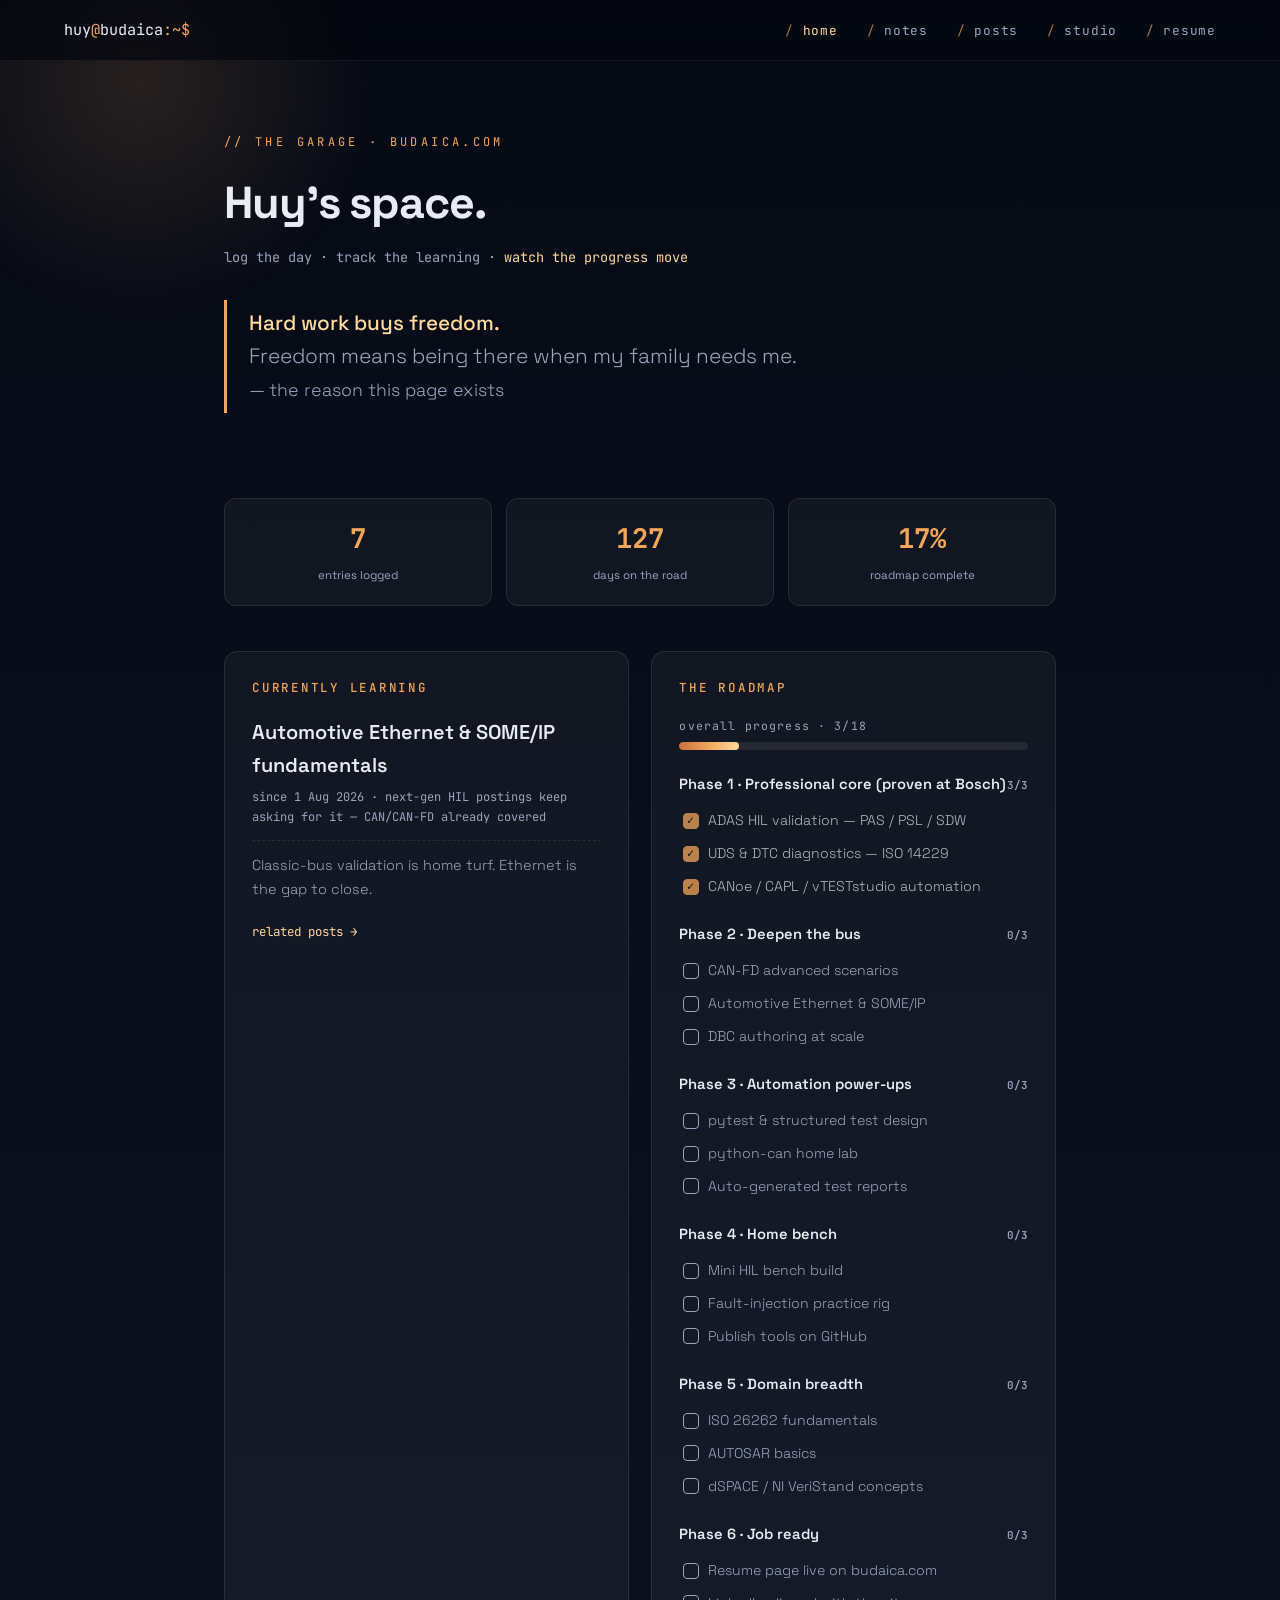
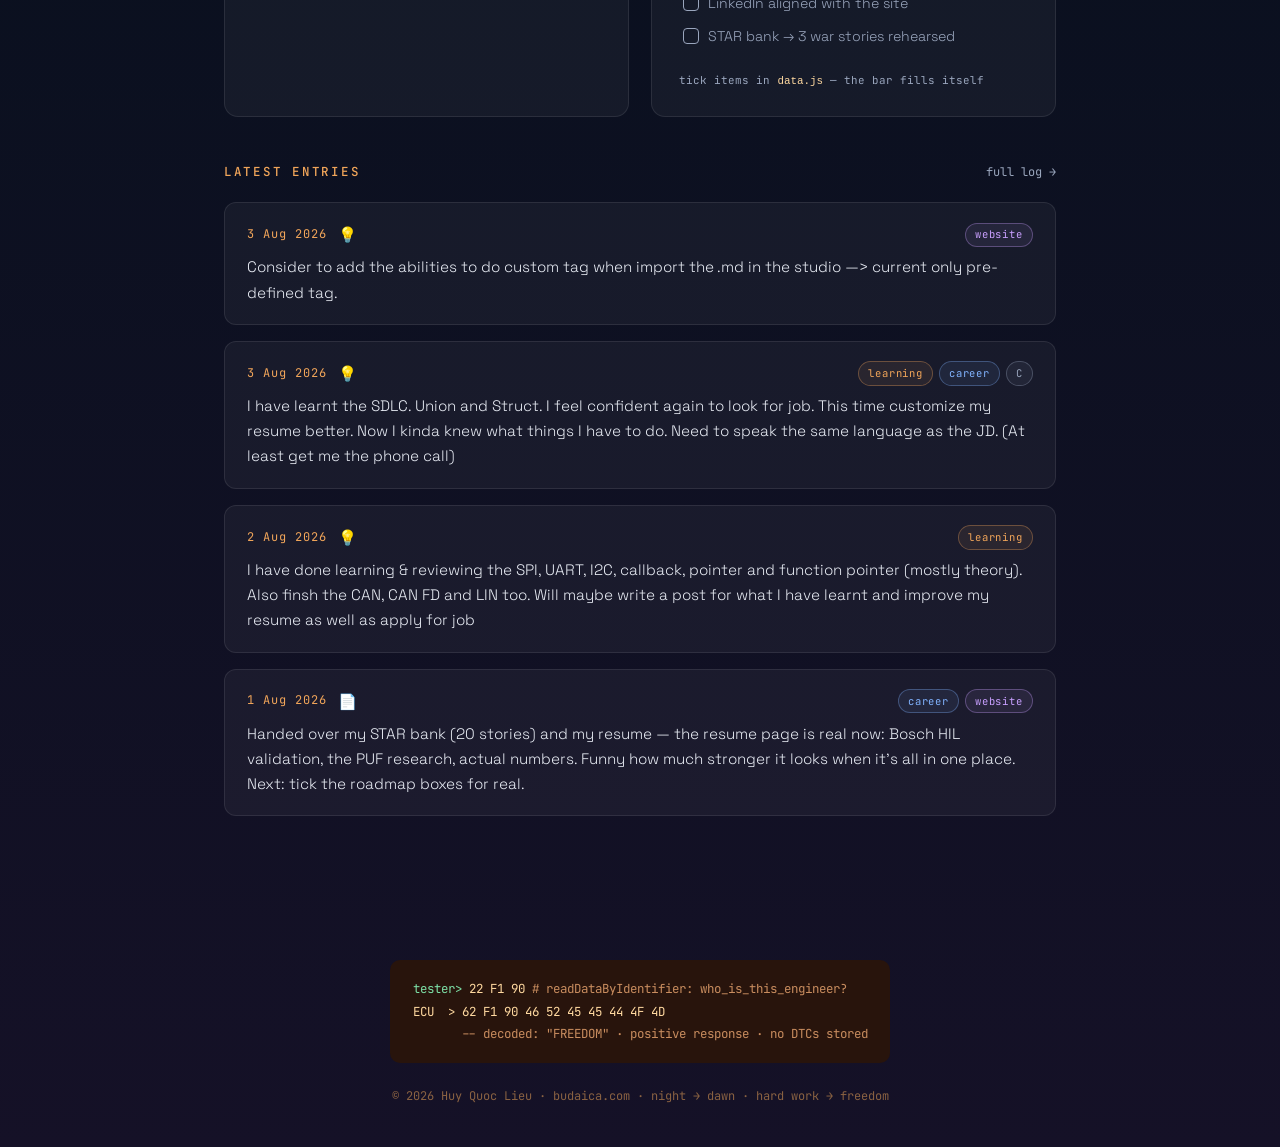
<file: index.html>
<!DOCTYPE html>
<!-- ============================================================
   budaica.com — HOME ("The Garage")
   Huy's personal space: progress, roadmap, latest log entries.
   Content lives in data.js — this file is just the frame.
   ============================================================ -->
<html lang="en">
<head>
<meta charset="UTF-8">
<meta name="viewport" content="width=device-width, initial-scale=1.0">
<title>budaica — Huy's garage · learn, log, get free</title>
<meta name="description" content="Personal learning space of Huy Quoc Lieu — embedded engineer working toward automotive HIL testing. Hard work buys freedom.">
<link rel="icon" type="image/svg+xml" href="favicon.svg">
<meta property="og:type" content="website">
<meta property="og:url" content="https://huy-lieu.github.io/">
<meta property="og:title" content="budaica — Huy's garage · learn, log, get free">
<meta property="og:description" content="Personal space of Quoc Huy Lieu — Embedded System Test Engineer. Learning journal, roadmap, and resume. Hard work buys freedom.">
<meta property="og:image" content="https://huy-lieu.github.io/og-image.png">
<meta name="twitter:card" content="summary_large_image">
<link rel="preconnect" href="https://fonts.googleapis.com">
<link rel="preconnect" href="https://fonts.gstatic.com" crossorigin>
<link href="https://fonts.googleapis.com/css2?family=Space+Grotesk:wght@300;400;500;600;700&family=JetBrains+Mono:ital,wght@0,300;0,400;0,500;0,700;1,400&display=swap" rel="stylesheet">
<link rel="stylesheet" href="shared.css">
<style>
/* ---------- home-specific ---------- */
.hero-home{padding:1rem 0 2.5rem}
.hero-home h1{font-size:clamp(1.9rem,4.6vw,2.8rem);font-weight:700;letter-spacing:-.025em;margin-bottom:.4rem}
.hero-home .sub{font-family:var(--mono);font-size:.85rem;color:var(--ink-dim);margin-bottom:2rem}
.hero-home .sub em{color:var(--amber-soft);font-style:normal}

.stats-row{display:grid;grid-template-columns:repeat(auto-fit,minmax(140px,1fr));gap:.9rem;margin-bottom:2.8rem}
.statline{background:var(--card);border:1px solid var(--card-border);border-radius:12px;padding:1.1rem;text-align:center}
.statline .n{display:block;font-family:var(--mono);font-size:1.7rem;font-weight:700;color:var(--amber)}
.statline .l{font-size:.72rem;color:var(--ink-dim)}

.grid-2{display:grid;grid-template-columns:1fr 1fr;gap:1.4rem;margin-bottom:2.8rem}
@media(max-width:820px){.grid-2{grid-template-columns:1fr}}
.card h2{font-family:var(--mono);font-size:.78rem;letter-spacing:.22em;text-transform:uppercase;color:var(--amber);margin-bottom:1.1rem;font-weight:500}

/* currently learning */
.cl-topic{font-size:1.25rem;font-weight:600;margin-bottom:.4rem}
.cl-meta{font-family:var(--mono);font-size:.75rem;color:var(--ink-dim);margin-bottom:.8rem}
.cl-note{font-size:.9rem;color:var(--ink-dim);font-weight:300;border-top:1px dashed var(--card-border);padding-top:.8rem}
.cl-actions{margin-top:1rem}
.cl-actions a{font-family:var(--mono);font-size:.78rem;text-decoration:none}
.cl-actions a::after{content:" →"}

/* roadmap */
.progress{margin-bottom:1.4rem}
.progress-label{font-family:var(--mono);font-size:.72rem;color:var(--ink-dim);margin-bottom:.45rem;letter-spacing:.1em}
.progress-bar{height:8px;background:rgba(255,255,255,.08);border-radius:4px;overflow:hidden}
.progress-bar i{display:block;height:100%;background:linear-gradient(90deg,#c96f3f,var(--amber),var(--amber-soft));border-radius:4px;transition:width 1s ease}
.phase{margin-bottom:1.2rem}
.phase h3{font-size:.92rem;font-weight:600;display:flex;justify-content:space-between;align-items:baseline;margin-bottom:.5rem}
.phase-count{font-family:var(--mono);font-size:.68rem;color:var(--ink-dim)}
.phase ul{list-style:none}
.phase li{
  font-size:.88rem;color:var(--ink-dim);font-weight:300;
  padding:.3rem 0 .3rem .2rem;display:flex;align-items:center;gap:.6rem;
}
.phase li .box{
  display:inline-flex;align-items:center;justify-content:center;
  width:16px;height:16px;min-width:16px;border-radius:4px;
  border:1.5px solid var(--ink-dim);font-size:.65rem;color:#1a0f05;
}
.phase li.done{color:var(--ink);opacity:.75}
.phase li.done .box{background:var(--amber);border-color:var(--amber);font-weight:700}
.hint{font-family:var(--mono);font-size:.68rem;color:var(--ink-dim);margin-top:.4rem}
.hint code{color:var(--amber-soft)}

/* latest entries */
.section-head{display:flex;justify-content:space-between;align-items:baseline;margin-bottom:1.2rem}
.section-head h2{font-family:var(--mono);font-size:.78rem;letter-spacing:.22em;text-transform:uppercase;color:var(--amber);font-weight:500}
.section-head a{font-family:var(--mono);font-size:.75rem;text-decoration:none;color:var(--ink-dim)}
.section-head a:hover{color:var(--amber-soft)}
.section-head a::after{content:" →"}
</style>
</head>
<body>
<div class="lamp"></div>

<nav>
  <a class="logo" href="index.html">huy<span>@</span>budaica<span>:~$</span></a>
  <button class="nav-toggle" id="navToggle" aria-label="menu" aria-expanded="false">☰</button>
  <ul class="nav-links">
    <li><a href="index.html" class="here">home</a></li>
    <li><a href="notes.html">notes</a></li>
    <li><a href="posts.html">posts</a></li>
    <li><a href="studio.html">studio</a></li>
    <li><a href="resume.html">resume</a></li>
  </ul>
</nav>

<main>
  <div class="hero-home">
    <div class="kicker">The garage · budaica.com</div>
    <h1>Huy's space.</h1>
    <div class="sub">log the day · track the learning · <em>watch the progress move</em></div>
    <div class="wall">
      <b>Hard work buys freedom.</b><br>
      Freedom means being there when my family needs me.<br>
      <span style="font-size:.85em">— the reason this page exists</span>
    </div>
  </div>

  <div class="stats-row" id="stats"></div>

  <div class="grid-2">
    <div class="card">
      <h2>Currently learning</h2>
      <div id="current"></div>
      <div class="cl-actions"><a href="posts.html">related posts</a></div>
    </div>
    <div class="card">
      <h2>The roadmap</h2>
      <div id="roadmap"></div>
      <div class="hint">tick items in <code>data.js</code> — the bar fills itself</div>
    </div>
  </div>

  <div class="section-head">
    <h2>Latest entries</h2>
    <a href="notes.html">full log</a>
  </div>
  <div id="latest"></div>
</main>

<footer>
  <div class="dtc">
    <span class="prompt">tester&gt;</span> 22 F1 90 <span class="note"># readDataByIdentifier: who_is_this_engineer?</span><br>
    <span class="resp">ECU&nbsp;&nbsp;&gt;</span> 62 F1 90 46 52 45 45 44 4F 4D<br>
    <span class="note">&nbsp;&nbsp;&nbsp;&nbsp;&nbsp;&nbsp;&nbsp;-- decoded: "FREEDOM" · positive response · no DTCs stored</span>
  </div>
  <div>© 2026 Huy Quoc Lieu · budaica.com · night → dawn · hard work → freedom</div>
</footer>

<script src="data.js"></script>
<script src="render.js"></script>
<script>
  renderStats(document.getElementById("stats"));
  renderCurrent(document.getElementById("current"));
  renderRoadmap(document.getElementById("roadmap"));
  renderLatest(document.getElementById("latest"), 4);
  /* re-paint the log teaser from a fresh API read (script tag = ~10-min CDN cache) */
  fetchFreshSiteData().then(function(SD){
    renderLatestWith(SD, document.getElementById("latest"), 4);
  });
</script>
<script src="nav.js"></script>
</body>
</html>
</file>
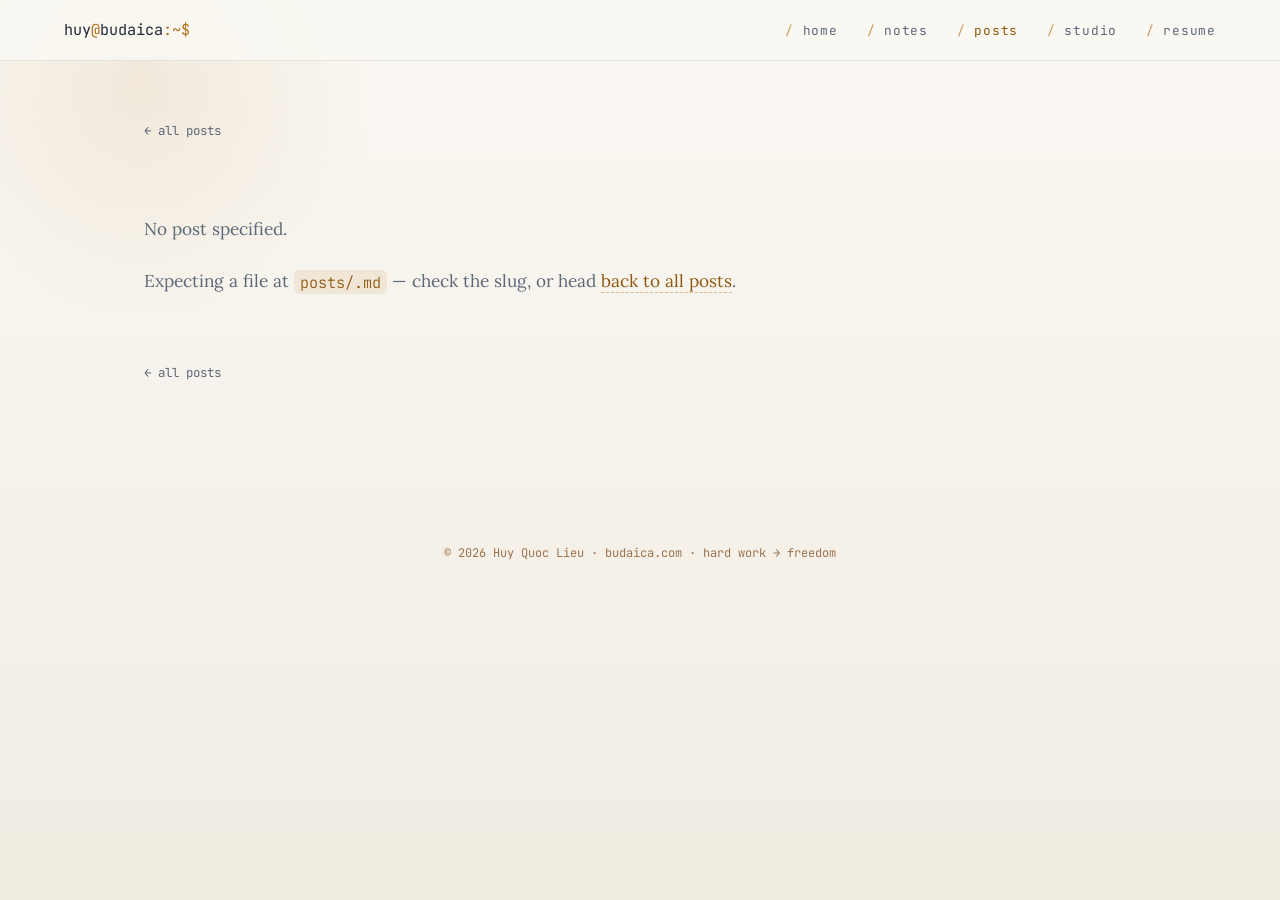
<file: post.html>
<!DOCTYPE html>
<!-- ============================================================
   budaica.com — POST READER (Markdown shell)
   Reads ?p=your-slug → fetches posts/your-slug.md → renders it.
   You never edit this file. You only write .md files in posts/
   and register them in data.js. See data.js header for the how-to.
   ============================================================ -->
<html lang="en">
<head>
<meta charset="UTF-8">
<meta name="viewport" content="width=device-width, initial-scale=1.0">
<title>Post — budaica</title>
<link rel="icon" type="image/svg+xml" href="favicon.svg">
<link rel="preconnect" href="https://fonts.googleapis.com">
<link rel="preconnect" href="https://fonts.gstatic.com" crossorigin>
<link href="https://fonts.googleapis.com/css2?family=Lora:ital,wght@0,400;0,500;0,600;0,700;1,400&family=Space+Grotesk:wght@300;400;500;600;700&family=JetBrains+Mono:ital,wght@0,300;0,400;0,500;0,700;1,400&display=swap" rel="stylesheet">
<link rel="stylesheet" href="shared.css">
<link rel="stylesheet" href="library.css">
<link rel="stylesheet" href="js/atom-one-dark.css">
<style>
#progress{position:fixed;top:0;left:0;height:3px;width:0;background:linear-gradient(90deg,#8f5a12,var(--amber));z-index:200}
main{max-width:1120px}
.reader-wrap{display:flex;gap:3rem;align-items:flex-start}
.post-body{flex:1;min-width:0;max-width:760px}
/* ---- on-this-page rail (wide screens only) ---- */
.toc{display:block;width:230px;flex-shrink:0;position:sticky;top:4.5rem;padding:.4rem 0;background:none;border:none;backdrop-filter:none;-webkit-backdrop-filter:none}
.toc:empty{display:none}
.toc-label{font-family:var(--mono);font-size:.66rem;letter-spacing:.22em;text-transform:uppercase;color:var(--ink-dim);margin-bottom:.8rem}
.toc a{
  display:block;font-family:var(--mono);font-size:.72rem;line-height:1.5;color:var(--ink-dim);
  text-decoration:none;padding:.32rem 0 .32rem .9rem;border-left:2px solid var(--card-border);
  transition:color .2s,border-color .2s;
}
.toc a:hover{color:var(--amber)}
.toc a.on{color:var(--amber);border-left-color:var(--amber)}
@media(max-width:1150px){
  .toc{display:none}
  .reader-wrap{justify-content:center}
}
.back{font-family:var(--mono);font-size:.78rem;text-decoration:none;color:var(--ink-dim);display:inline-block;margin-bottom:2rem}
.back:hover{color:var(--amber-soft)}
.post-head{margin-bottom:2.4rem}
.post-head h1{font-size:clamp(1.6rem,4vw,2.3rem);font-weight:700;letter-spacing:-.02em;line-height:1.2;margin:.6rem 0 .9rem}
.post-meta{display:flex;gap:.8rem;align-items:center;flex-wrap:wrap;font-family:var(--mono);font-size:.75rem;color:var(--ink-dim)}
article{font-weight:400;font-size:1.08rem;line-height:1.85;color:var(--ink)}
article p{margin-bottom:1.3rem}
article h2{
  font-family:var(--mono);font-size:.85rem;letter-spacing:.2em;text-transform:uppercase;
  color:var(--amber);margin:2.4rem 0 1rem;font-weight:500;
}
article h2::before{content:"## "}
article h3{font-size:1.05rem;font-weight:600;color:var(--ink);margin:1.8rem 0 .7rem}
article h3::before{content:"### ";font-family:var(--mono);font-size:.75rem;color:var(--ink-dim)}
article strong{font-weight:600;color:var(--amber-soft)}
article em{color:var(--ink)}
article a{color:var(--amber-soft);text-decoration:none;border-bottom:1px dashed rgba(181,112,28,.45)}
article a:hover{color:var(--amber)}
article code{font-family:var(--mono);font-size:.88em;color:var(--amber-soft);background:rgba(181,112,28,.1);padding:.1em .4em;border-radius:5px}
article pre{
  background:#1d2634;border:1px solid #1d2634;border-radius:12px;
  padding:1.1rem 1.25rem;margin:1.6rem 0;overflow-x:auto;
}
article pre code{background:none;padding:0;color:#e8ecf4;font-size:.85rem;line-height:1.7}
article blockquote{
  border-left:3px solid var(--amber);background:var(--card);
  padding:1.1rem 1.3rem;border-radius:0 10px 10px 0;margin:1.6rem 0;
  font-size:.95rem;
}
article blockquote p{margin-bottom:.6rem}
article blockquote p:last-child{margin-bottom:0}
article ul,article ol{margin:0 0 1.3rem 1.4rem}
article li{margin-bottom:.45rem}
article figure{margin:1.8rem 0}
article img{display:block;max-width:100%;border-radius:12px;border:1px solid var(--card-border)}
article figcaption{
  margin-top:.6rem;text-align:center;
  font-family:var(--mono);font-size:.72rem;color:var(--ink-dim);letter-spacing:.04em;
}
article hr{border:none;margin:2.2rem 0;text-align:center}
article hr::after{content:"· · ·";color:var(--amber);font-family:var(--mono);letter-spacing:.5em}
article table{width:100%;border-collapse:collapse;margin:1.6rem 0;font-size:.9rem}
article th{font-family:var(--mono);font-size:.72rem;letter-spacing:.12em;text-transform:uppercase;color:var(--amber);text-align:left;padding:.6rem .8rem;border-bottom:2px solid var(--card-border)}
article td{padding:.6rem .8rem;border-bottom:1px solid var(--card-border);color:var(--ink-dim)}
article td:first-child{color:var(--ink);font-weight:500}
.endrule{margin:3rem 0 1.5rem;text-align:center;color:var(--amber);font-family:var(--mono);letter-spacing:.5em}
.post-error{padding:2.5rem 0;color:var(--ink-dim);font-weight:300}
.post-error code{font-family:var(--mono);font-size:.88em;color:var(--amber-soft);background:rgba(181,112,28,.1);padding:.1em .4em;border-radius:5px}
</style>
</head>
<body>
<div id="progress"></div>
<div class="lamp"></div>

<nav>
  <a class="logo" href="index.html">huy<span>@</span>budaica<span>:~$</span></a>
  <button class="nav-toggle" id="navToggle" aria-label="menu" aria-expanded="false">☰</button>
  <ul class="nav-links">
    <li><a href="index.html">home</a></li>
    <li><a href="notes.html">notes</a></li>
    <li><a href="posts.html" class="here">posts</a></li>
    <li><a href="studio.html">studio</a></li>
    <li><a href="resume.html">resume</a></li>
  </ul>
</nav>

<main>
  <div class="reader-wrap">
    <aside class="toc" id="toc" aria-label="on this page"></aside>
    <div class="post-body">
      <a class="back" href="posts.html">← all posts</a>

      <div class="post-head" id="postHead" style="display:none">
        <div class="kicker">write-up</div>
        <h1 id="postTitle"></h1>
        <div class="post-meta" id="postMeta"></div>
      </div>

      <article id="md">
        <noscript><p class="post-error">This page renders posts with JavaScript — enable it to read, or grab the raw file from the repo.</p></noscript>
      </article>

      <div class="endrule" id="endRule" style="display:none">· · ·</div>
      <a class="back" href="posts.html">← all posts</a>
    </div>
  </div>
</main>

<footer>
  <div>© 2026 Huy Quoc Lieu · budaica.com · hard work → freedom</div>
</footer>

<script src="data.js"></script>
<script src="js/marked.min.js"></script>
<script src="js/highlight.min.js"></script>
<script>
(function(){
  var MONTHS=["Jan","Feb","Mar","Apr","May","Jun","Jul","Aug","Sep","Oct","Nov","Dec"];

  /* -- which post? ------------------------------------------------ */
  var slug=new URLSearchParams(location.search).get("p")||"";
  var art=document.getElementById("md");

  function fail(msg){
    art.innerHTML='<div class="post-error"><p>'+msg+'</p>'+
      '<p>Expecting a file at <code>posts/'+slug+'.md</code> — check the slug, or head <a href="posts.html">back to all posts</a>.</p></div>';
  }
  if(!/^[a-z0-9_][a-z0-9-_]*$/i.test(slug)){ fail("No post specified."); return; }

  fetch("posts/"+slug+".md").then(function(res){
    if(!res.ok){ fail("Post not found."); return null; }
    return res.text();
  }).then(function(md){
    if(md===null)return;

    /* -- pull the title out of the first H1 ----------------------- */
    var title="Untitled";
    md=md.replace(/^#\s+(.+)$/m,function(_,t){title=t.trim();return "";});
    document.title=title+" — budaica";
    document.getElementById("postTitle").textContent=title;

    /* -- meta: date & tags from data.js registration, + read time - */
    var meta=[];
    if(typeof SITE_DATA!=="undefined"){
      var reg=SITE_DATA.posts.find(function(p){return p.file==="post.html?p="+slug;});
      if(reg){
        var d=reg.date.split("-");
        meta.push(parseInt(d[2],10)+" "+MONTHS[parseInt(d[1],10)-1]+" "+d[0]);
        if(reg.tags&&reg.tags.length)meta.push(reg.tags.join(", "));
      }
    }
    var words=md.split(/\s+/).filter(Boolean).length;
    meta.push(Math.max(1,Math.round(words/200))+" min read");
    document.getElementById("postMeta").innerHTML=meta.map(function(m){return "<span>"+m+"</span>";}).join("<span>·</span>");
    document.getElementById("postHead").style.display="";

    /* -- render markdown; fix relative asset paths (md lives in posts/) */
    var renderer=new marked.Renderer();
    function fixUrl(u){
      if(!u||/^(https?:)?\/\//.test(u)||u.charAt(0)==="#"||u.indexOf("data:")===0)return u;
      return "posts/"+u;
    }
    renderer.image=function(href,title,text){
      var t=title?' title="'+title+'"':"";
      return '<img src="'+fixUrl(href)+'" alt="'+(text||"")+'"'+t+' loading="lazy" decoding="async">';
    };
    renderer.link=function(href,title,text){
      var t=title?' title="'+title+'"':"";
      var ext=/^https?:\/\//.test(href)?' target="_blank" rel="noopener"':"";
      return '<a href="'+fixUrl(href)+'"'+t+ext+">"+text+"</a>";
    };
    marked.setOptions({gfm:true,breaks:false});
    art.innerHTML=marked.parse(md,{renderer:renderer});

    /* -- wrap images-with-alt in figure + caption ------------------ */
    Array.prototype.forEach.call(art.querySelectorAll("img"),function(img){
      if(!img.alt)return;
      var fig=document.createElement("figure");
      var host=img.parentNode;
      if(host.tagName==="P"&&host.childNodes.length===1){
        host.parentNode.insertBefore(fig,host);fig.appendChild(img);host.remove();
      }else{
        host.insertBefore(fig,img);fig.appendChild(img);
      }
      var cap=document.createElement("figcaption");cap.textContent=img.alt;fig.appendChild(cap);
    });

    /* -- on-this-page rail + scroll spy ---------------------------- */
    var heads=art.querySelectorAll("h2");
    if(heads.length>1){
      var toc=document.getElementById("toc");
      var linksHtml='<div class="toc-label">on this page</div>';
      Array.prototype.forEach.call(heads,function(h,i){
        h.id="sec-"+i;
        linksHtml+='<a href="#sec-'+i+'" data-sec="sec-'+i+'">'+h.textContent+'</a>';
      });
      toc.innerHTML=linksHtml;
      var tocLinks=toc.querySelectorAll("a");
      var spy=function(){
        var y=window.scrollY+130,cur=null;
        Array.prototype.forEach.call(heads,function(h){if(h.offsetTop<=y)cur=h.id;});
        Array.prototype.forEach.call(tocLinks,function(l){l.classList.toggle("on",l.dataset.sec===cur);});
      };
      window.addEventListener("scroll",spy);
      spy();
    }

    /* -- syntax highlighting --------------------------------------- */
    if(window.hljs){
      art.querySelectorAll("pre code").forEach(function(el){
        try{hljs.highlightElement(el);}catch(e){}
      });
    }
    document.getElementById("endRule").style.display="";
  }).catch(function(){fail("Could not load the post (network hiccup?).");});

  /* -- reading progress bar ---------------------------------------- */
  window.addEventListener("scroll",function(){
    var h=document.documentElement;
    var p=h.scrollTop/(h.scrollHeight-h.clientHeight)*100;
    document.getElementById("progress").style.width=p+"%";
  });
})();
</script>
<script src="nav.js"></script>
</body>
</html>
</file>
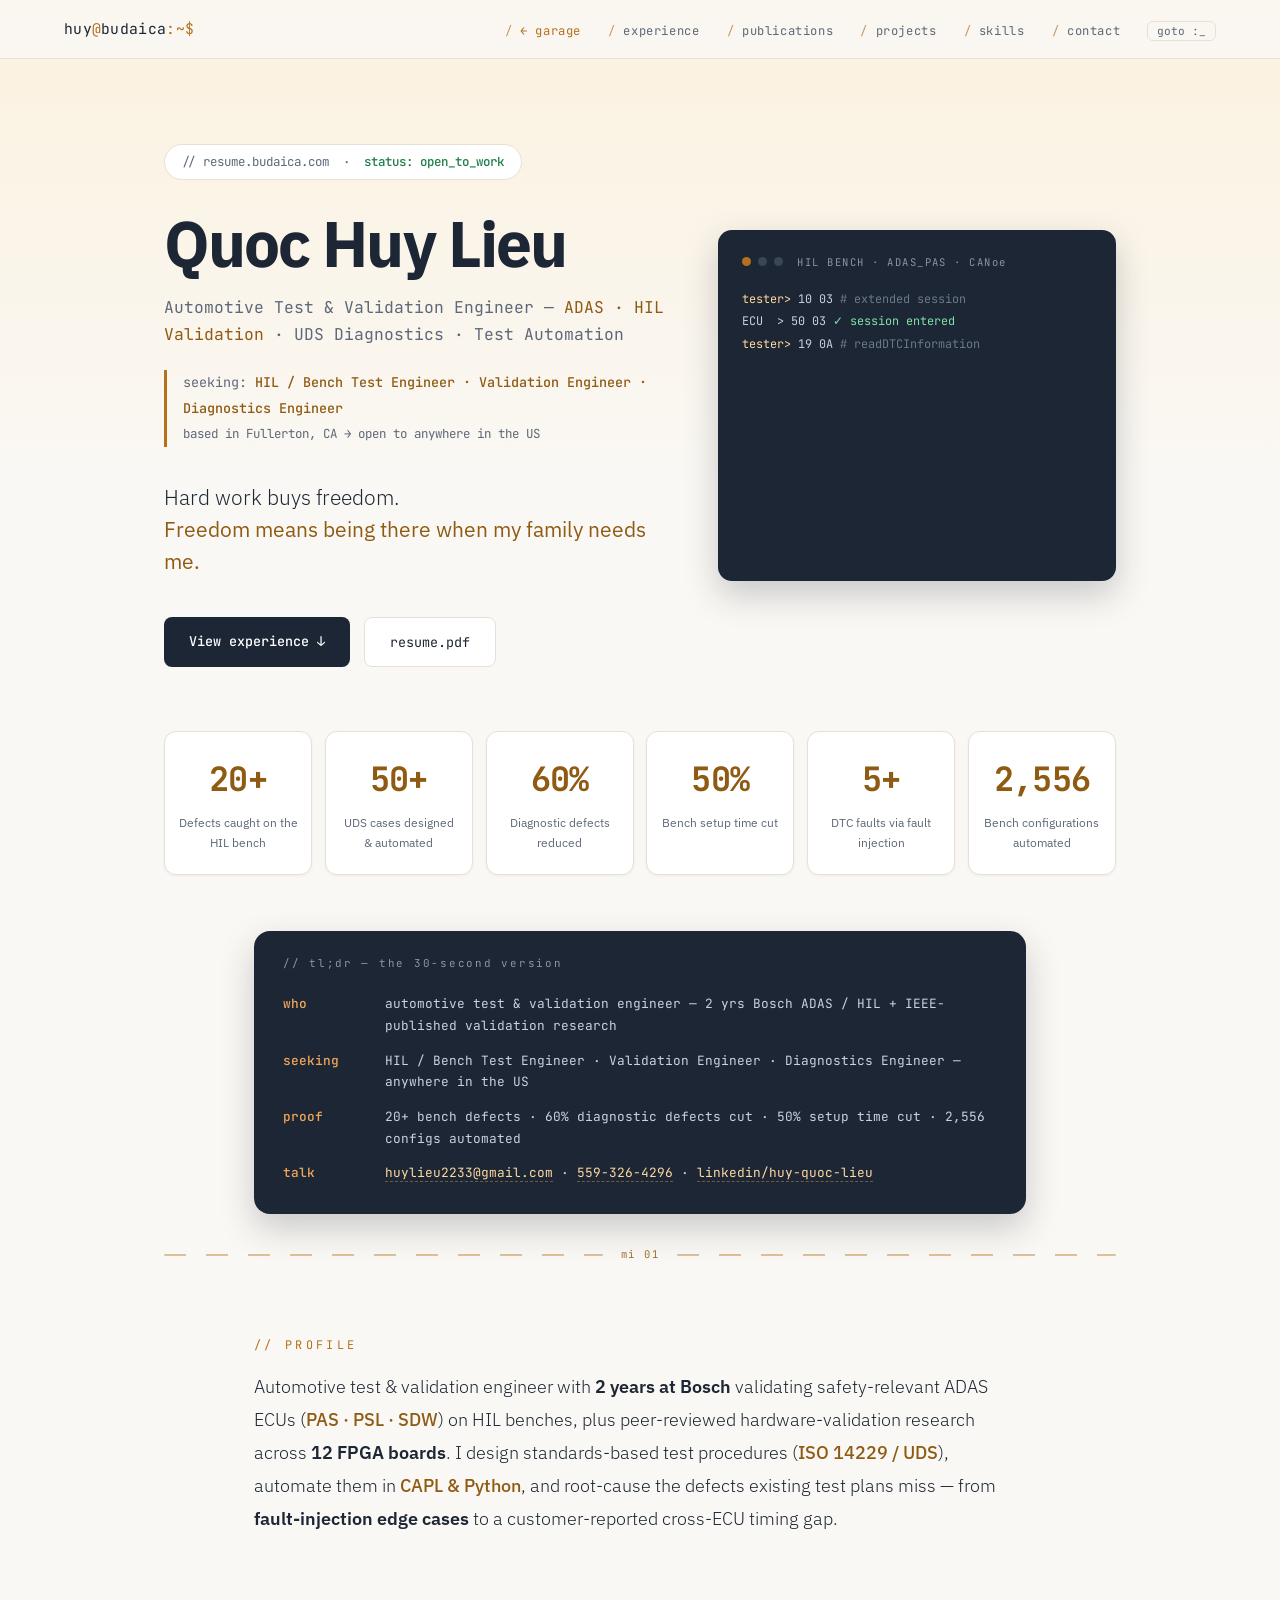
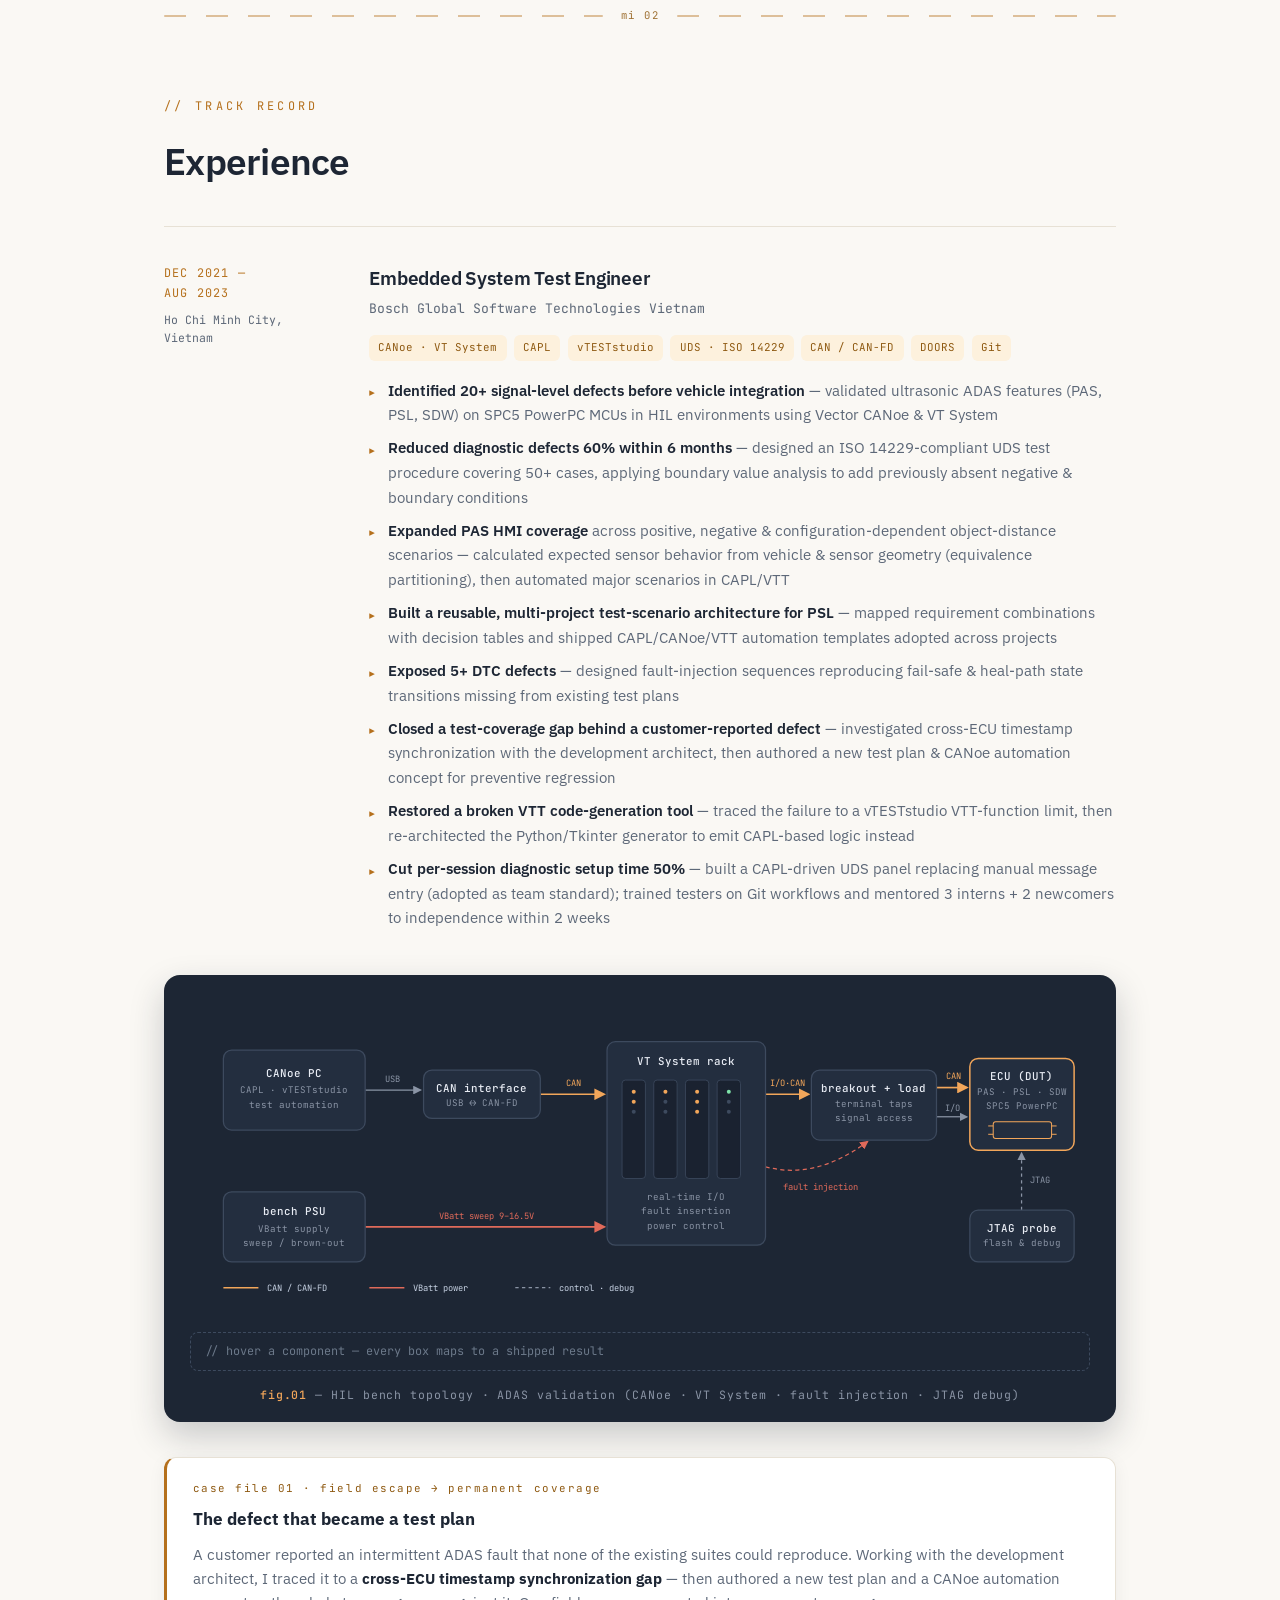
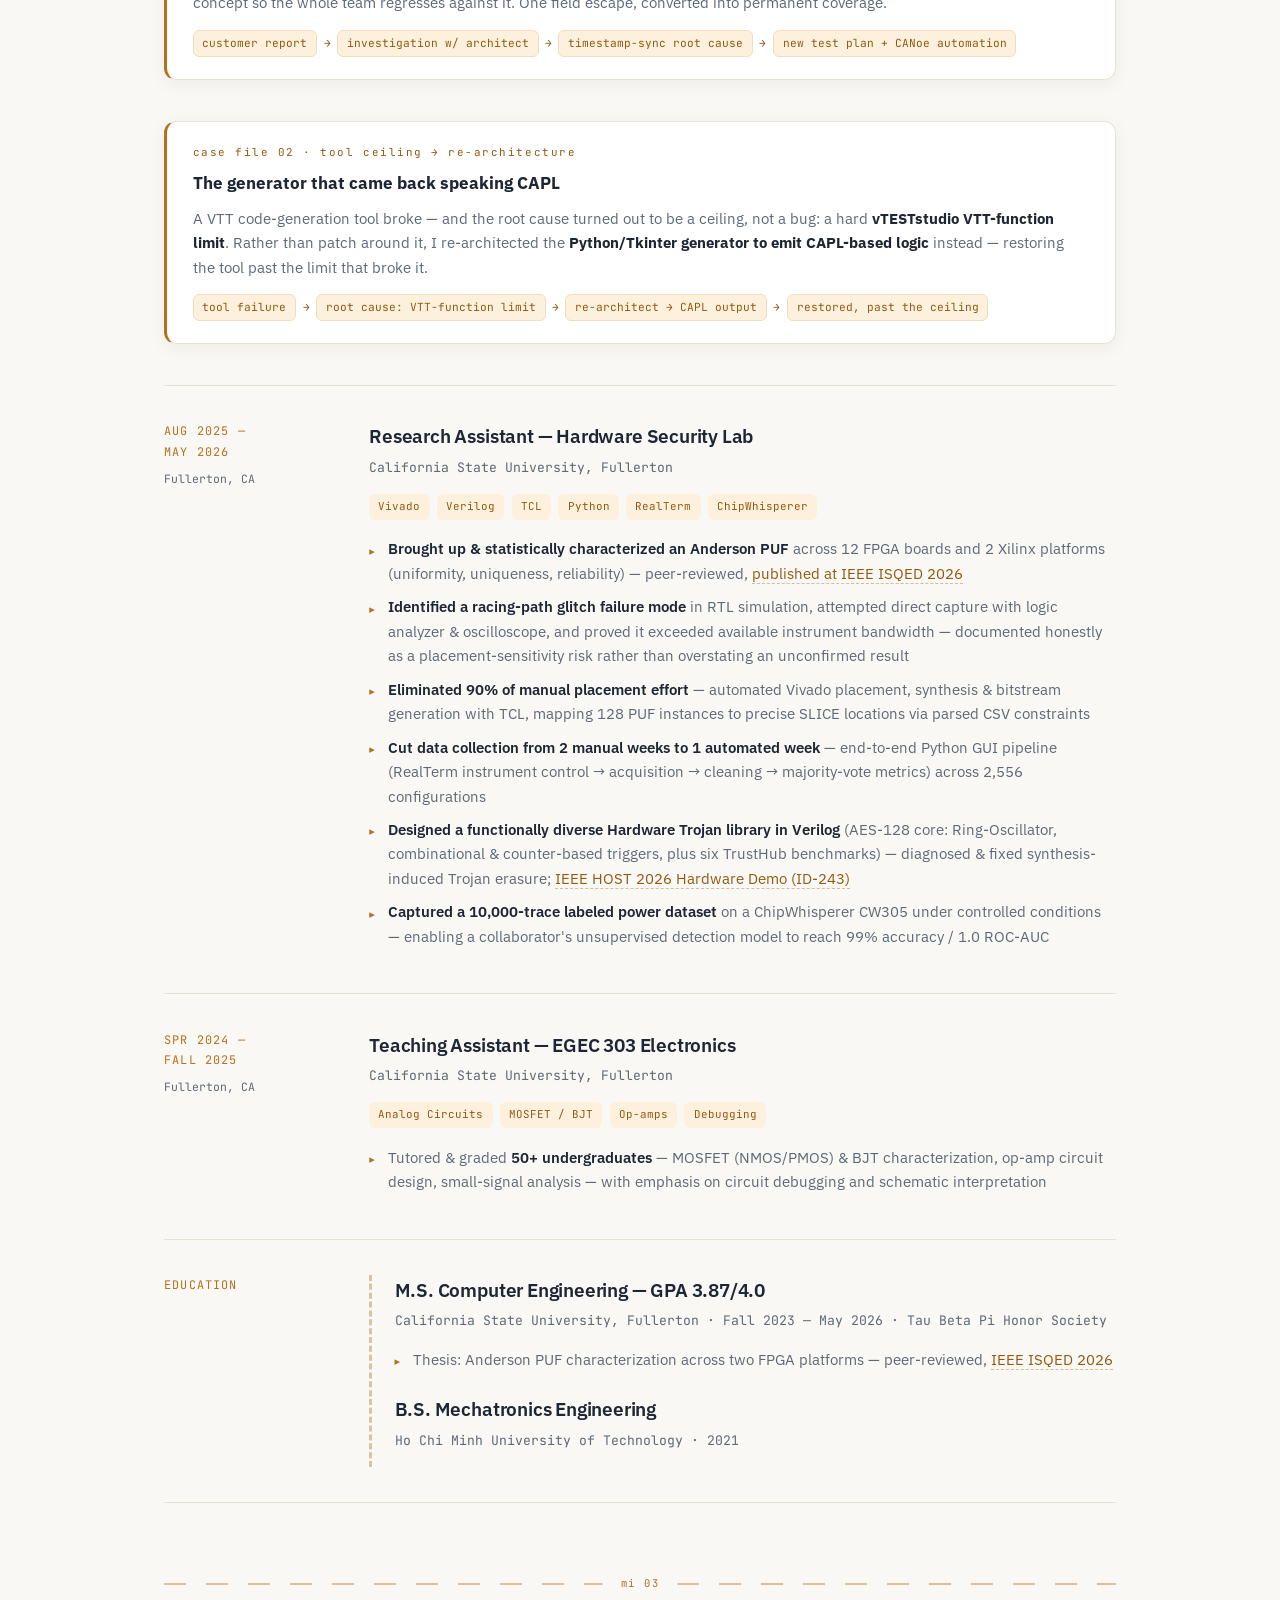
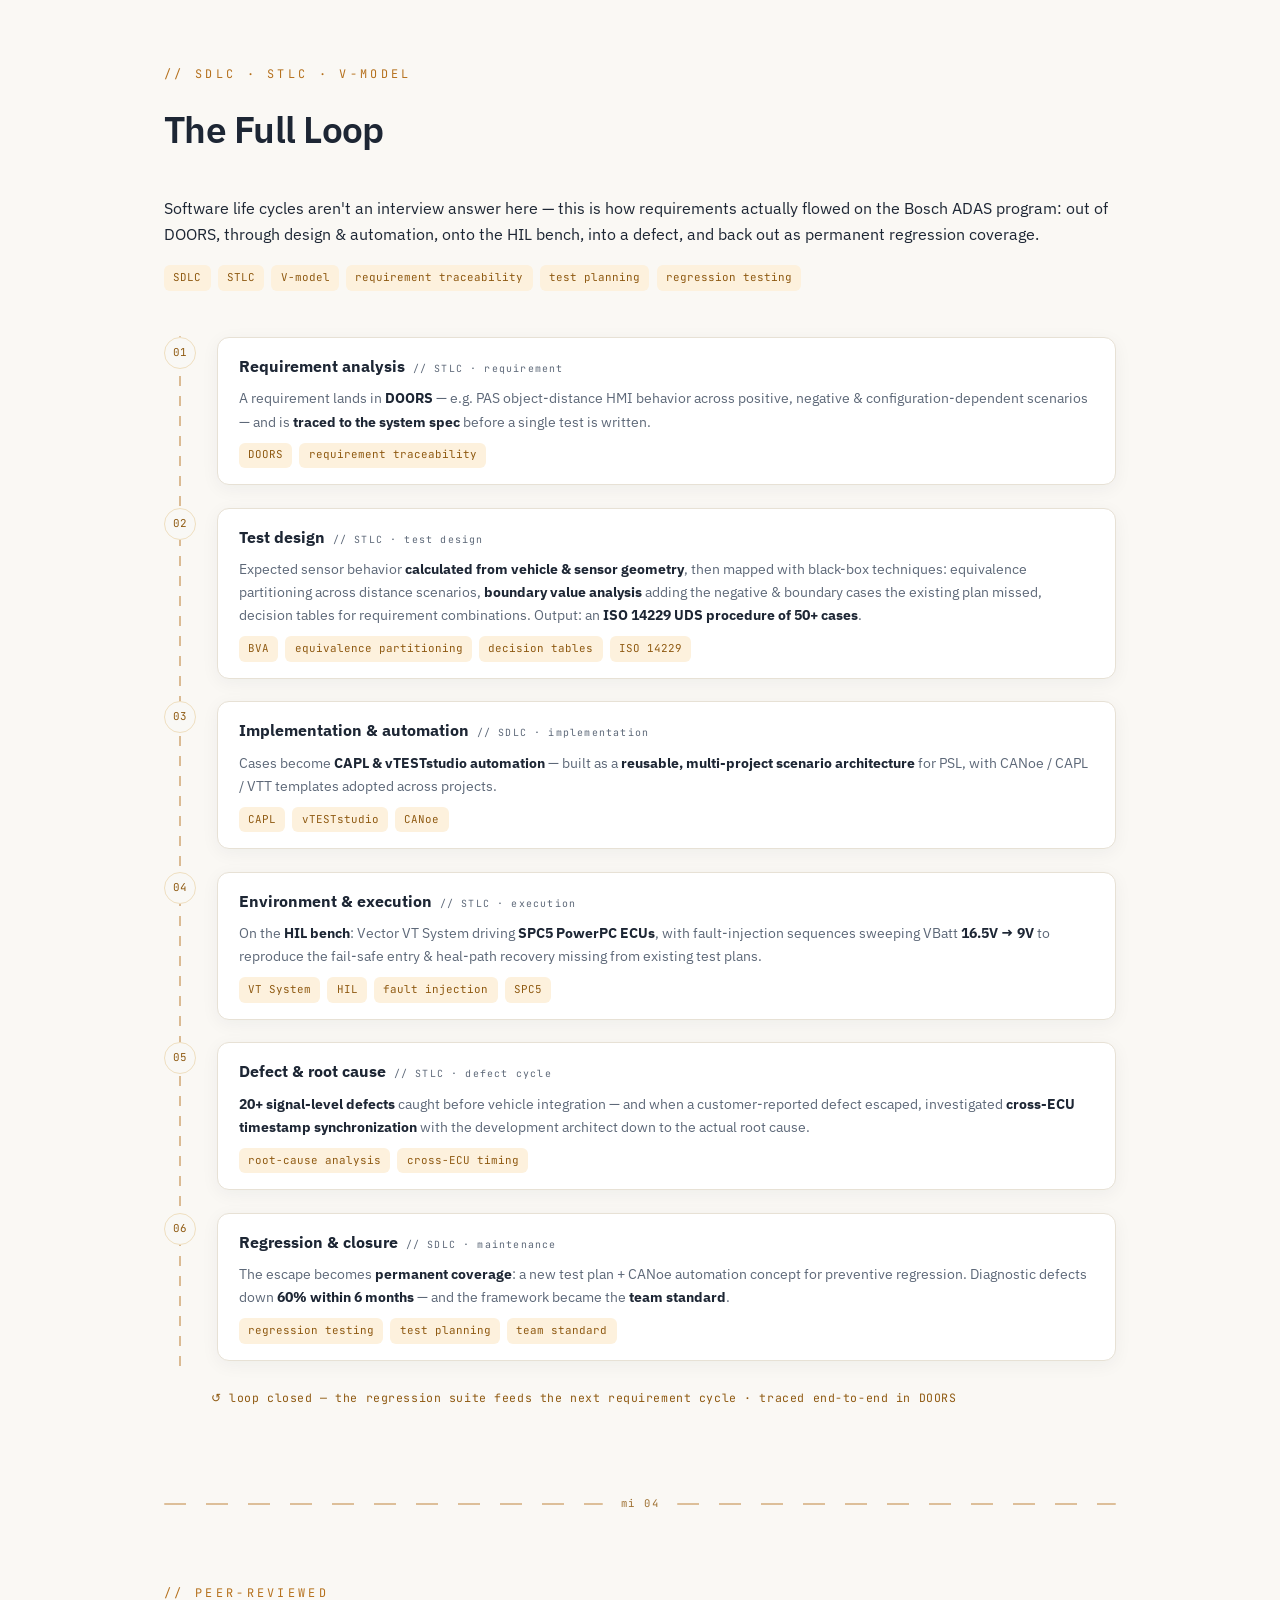
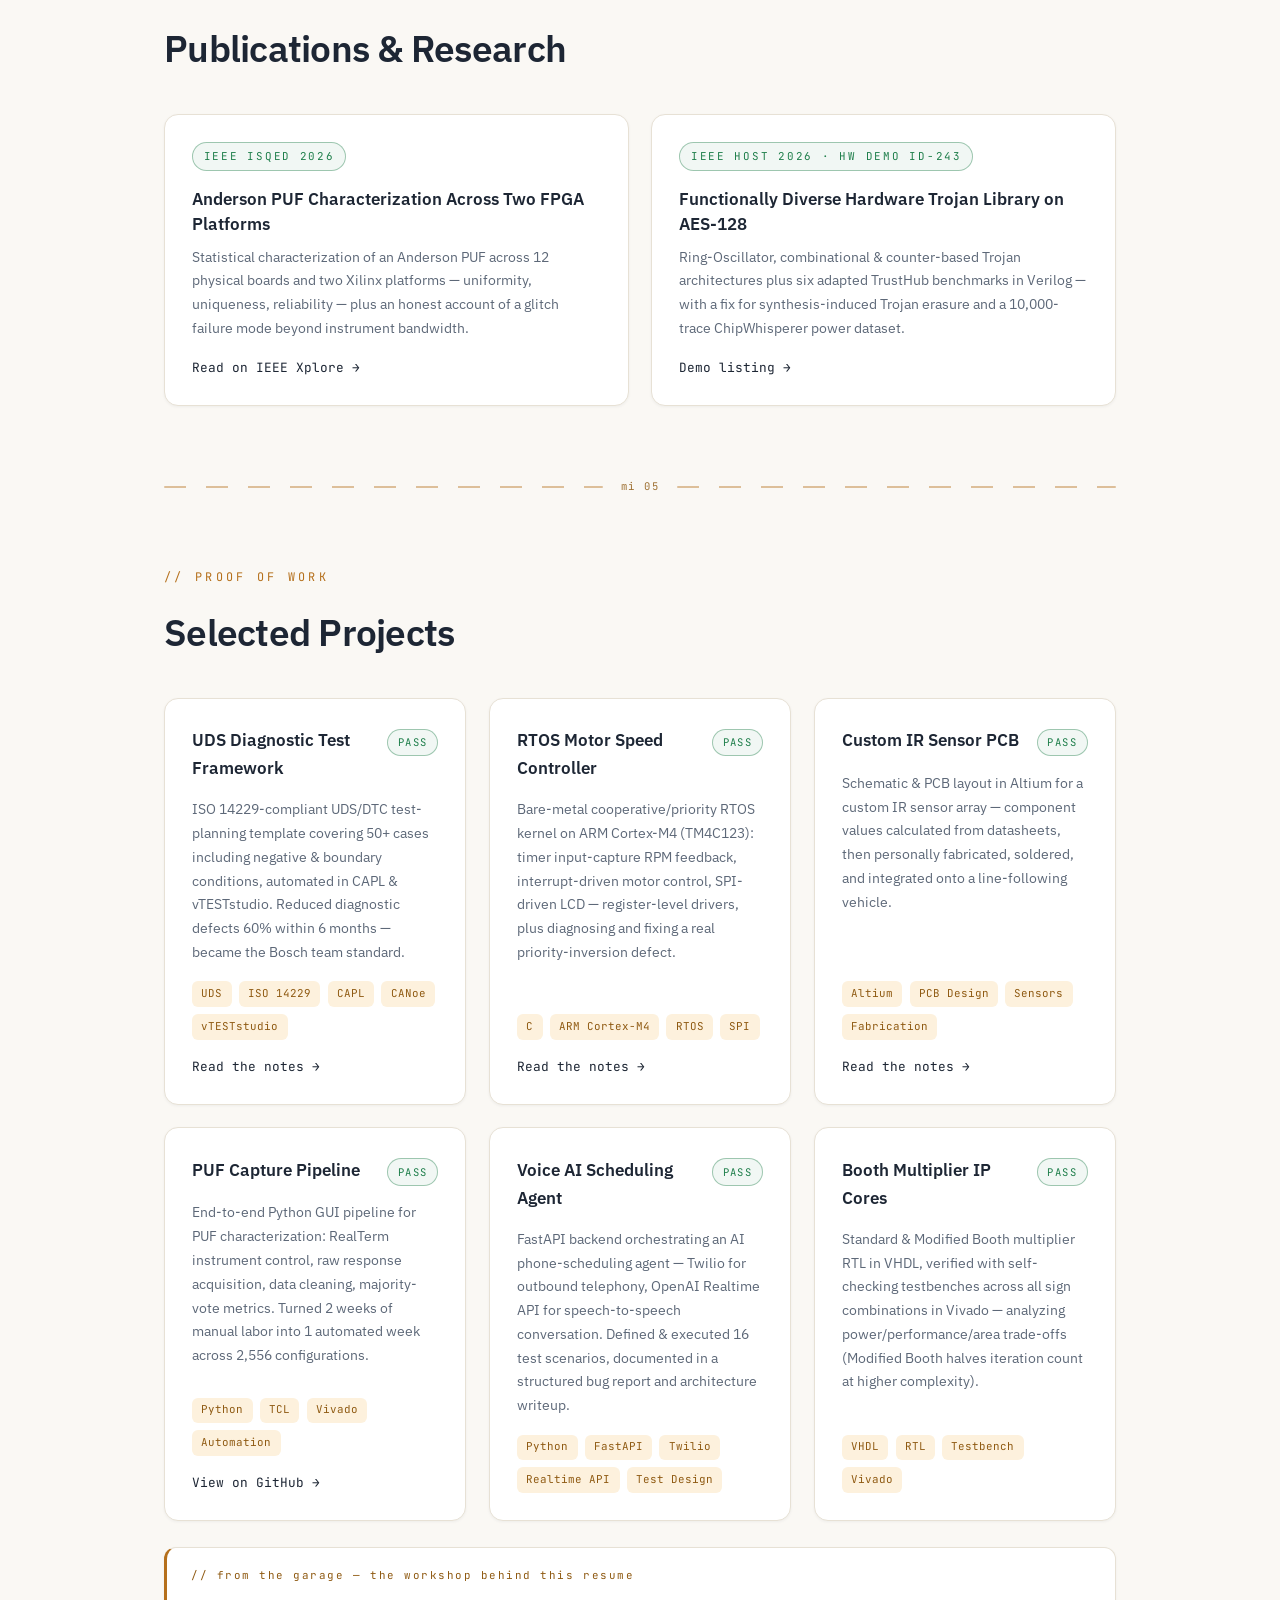
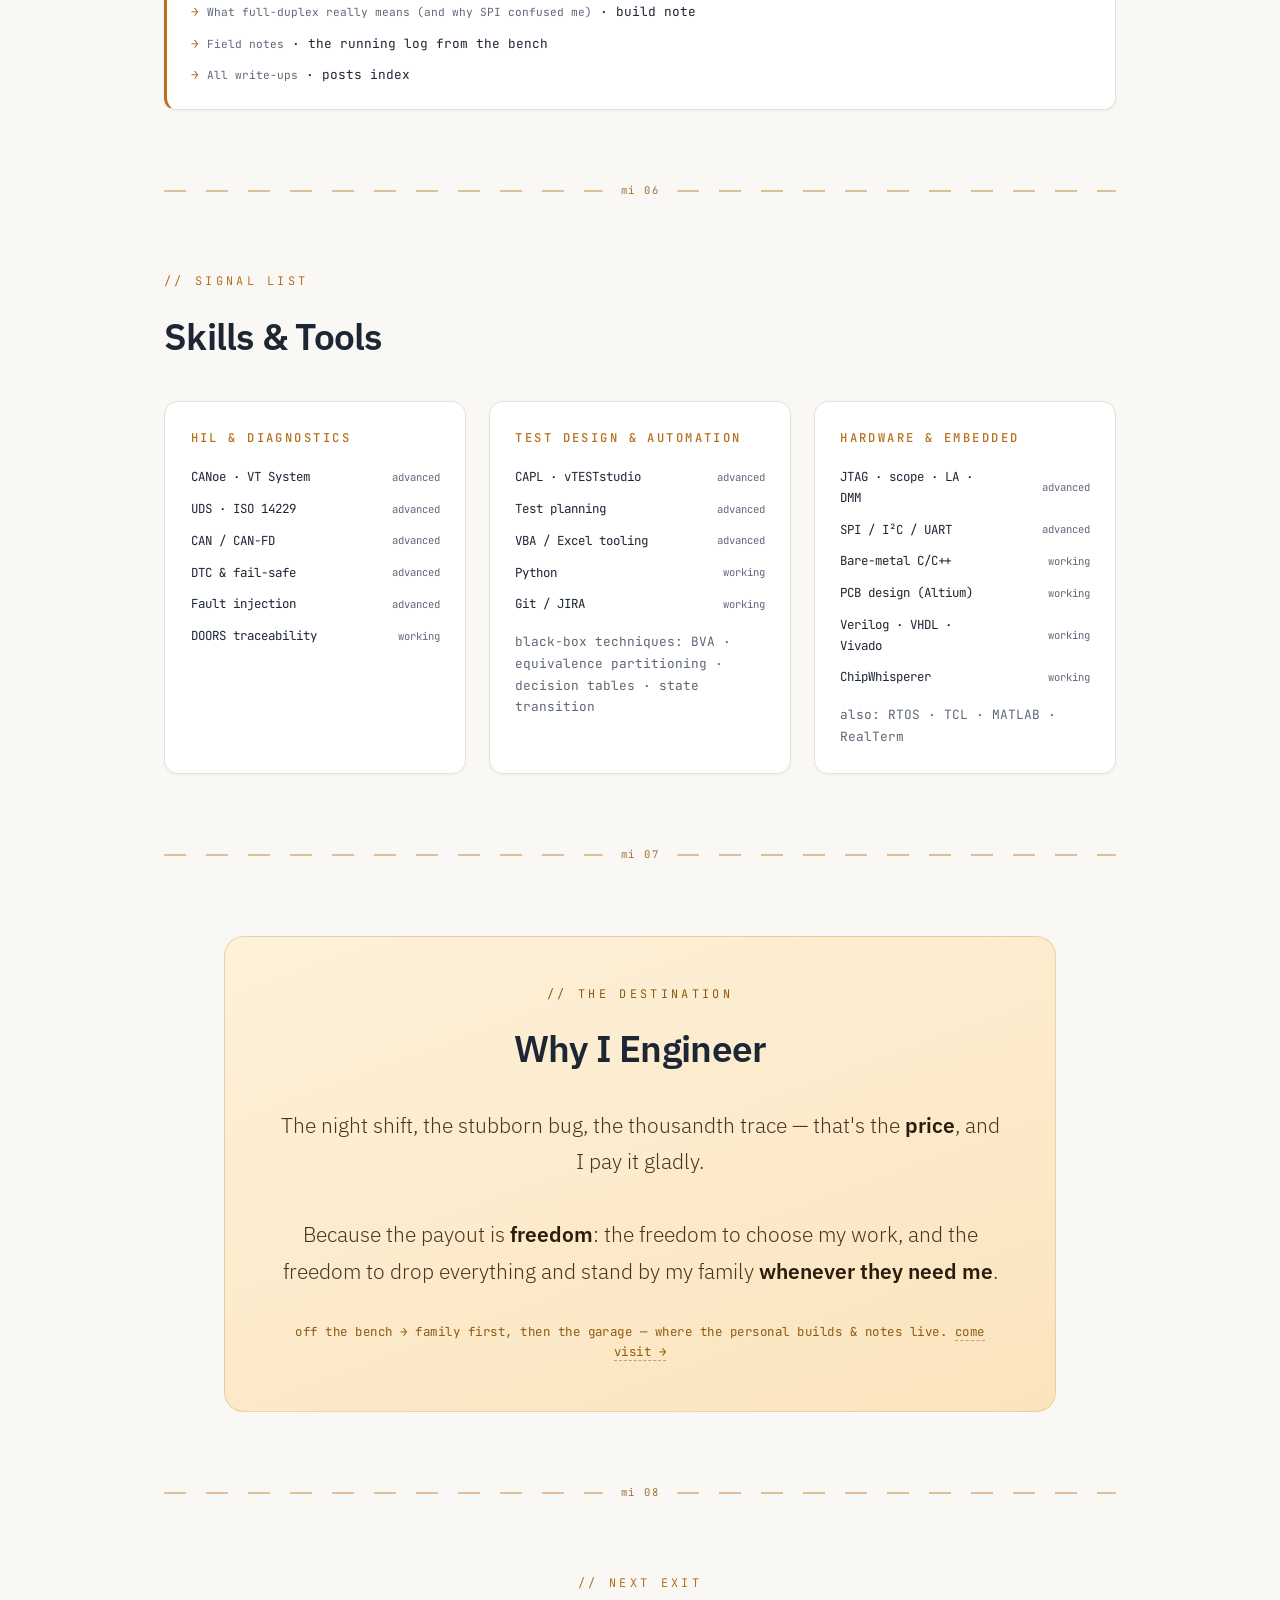
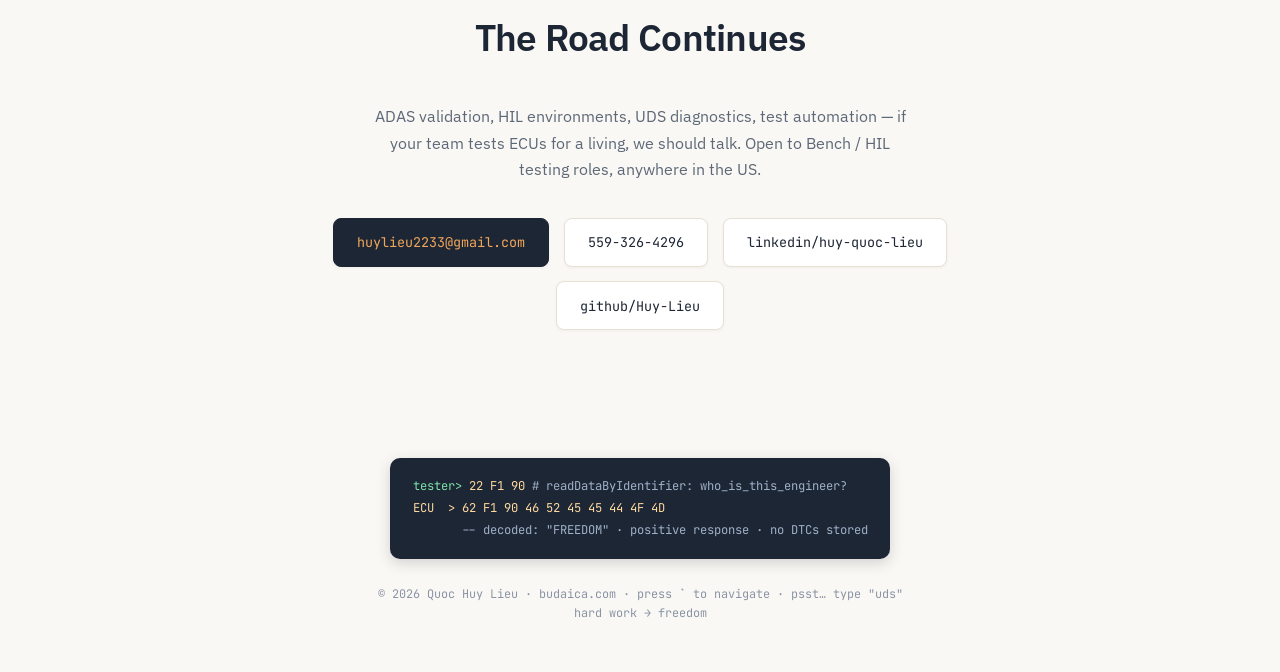
<file: resume.html>
<!DOCTYPE html>
<!-- ============================================================
  HUY QUOC LIEU — RESUME PAGE  ·  "Dawn" (professional light theme)
  Served at: resume.budaica.com
  Recruiter-first: profile → experience → publications → projects → skills.
  Content synthesized from 15 tailored resumes (Aug 2026).
============================================================= -->
<html lang="en">
<head>
<meta charset="UTF-8">
<meta name="viewport" content="width=device-width, initial-scale=1.0">
<title>Quoc Huy Lieu — Automotive Test &amp; Validation Engineer · HIL / UDS / ADAS</title>
<meta name="description" content="Automotive test & validation engineer — ADAS validation in HIL environments (Vector CANoe, VT System), UDS diagnostics (ISO 14229), and test automation. 20+ defects caught before vehicle integration, published at IEEE ISQED 2026.">
<link rel="icon" type="image/svg+xml" href="favicon.svg">
<meta property="og:type" content="website">
<meta property="og:url" content="https://huy-lieu.github.io/resume.html">
<meta property="og:title" content="Quoc Huy Lieu — Automotive Test & Validation Engineer · HIL / UDS / ADAS">
<meta property="og:description" content="ADAS validation in HIL environments (Vector CANoe, VT System), UDS diagnostics (ISO 14229), test automation. 20+ defects caught before vehicle integration.">
<meta property="og:image" content="https://huy-lieu.github.io/og-image.png">
<meta name="twitter:card" content="summary_large_image">
<link rel="preconnect" href="https://fonts.googleapis.com">
<link rel="preconnect" href="https://fonts.gstatic.com" crossorigin>
<link href="https://fonts.googleapis.com/css2?family=IBM+Plex+Sans:wght@300;400;500;600;700&family=JetBrains+Mono:ital,wght@0,300;0,400;0,500;0,700;1,400&display=swap" rel="stylesheet">
<style>
*,*::before,*::after{margin:0;padding:0;box-sizing:border-box}
:root{
  --mono:'JetBrains Mono',ui-monospace,monospace;
  --sans:'IBM Plex Sans',system-ui,sans-serif;
  --paper:#f9f8f5;
  --panel:#ffffff;
  --ink:#1d2634;
  --ink-dim:#5d6878;
  --line:#e7e1d5;
  --amber:#b5701c;
  --amber-strong:#8f5a12;
  --amber-bg:#fdf1dd;
  --green:#1e7e4a;
}
html{scroll-behavior:smooth}
body{
  font-family:var(--sans);
  color:var(--ink);
  background:linear-gradient(180deg,#fbf1de 0,#faf8f4 480px);
  line-height:1.65;
  overflow-x:hidden;
}
::selection{background:var(--amber);color:#fff}
nav{
  position:fixed;top:0;left:0;right:0;z-index:100;
  display:flex;justify-content:space-between;align-items:center;
  padding:1rem 5vw;
  background:rgba(250,248,244,.88);
  backdrop-filter:blur(12px);
  -webkit-backdrop-filter:blur(12px);
  border-bottom:1px solid var(--line);
}
.logo{font-family:var(--mono);font-size:.92rem;color:var(--ink);text-decoration:none;letter-spacing:.02em}
.logo span{color:var(--amber)}
.nav-links{display:flex;gap:1.7rem;list-style:none}
.nav-links a{
  color:var(--ink-dim);text-decoration:none;
  font-family:var(--mono);font-size:.76rem;letter-spacing:.05em;
  transition:color .25s;
}
.nav-links a::before{content:"/ ";color:var(--amber);opacity:.7}
.nav-links a:hover{color:var(--amber-strong)}
.nav-links a.exit{color:var(--amber)}
@media(max-width:900px){.nav-links{display:none}}
/* mobile nav: hamburger <=900px (pairs with the links-off rule above) */
.nav-toggle{display:none}
@media(max-width:900px){
  nav{flex-wrap:wrap}
  .nav-toggle{
    display:block;font-family:var(--mono);font-size:1.1rem;line-height:1;
    background:transparent;color:var(--amber);border:1px solid var(--line);
    border-radius:8px;padding:.45rem .7rem;cursor:pointer;
  }
  .nav-links{display:none;flex-basis:100%;flex-direction:column;gap:0;padding:.3rem 0 .2rem}
  .nav-links.open{display:flex}
  .nav-links li{border-top:1px solid var(--line)}
  .nav-links li:first-child{border-top:none}
  .nav-links a{display:block;padding:.85rem .2rem;font-size:1rem}
  .nav-links a::before{content:"~/ "}
  .nav-links .navpal{margin:.5rem 0 .2rem}
}
section{position:relative;padding:4.5rem 5vw;max-width:1080px;margin:0 auto}
.kicker{
  font-family:var(--mono);font-size:.74rem;letter-spacing:.28em;
  text-transform:uppercase;color:var(--amber);margin-bottom:.9rem;
}
.kicker::before{content:"// "}
h2{font-size:clamp(1.7rem,3.6vw,2.3rem);font-weight:600;letter-spacing:-.02em;margin-bottom:2.2rem}
.reveal{opacity:0;transform:translateY(22px);transition:opacity .7s ease,transform .7s ease}
.reveal.visible{opacity:1;transform:none}
@media(prefers-reduced-motion:reduce){
  html{scroll-behavior:auto}
  .reveal{opacity:1;transform:none;transition:none}
  *{animation:none!important}
}
/* ---------------- HERO ---------------- */
#hero{max-width:1080px;padding-top:9rem;padding-bottom:3rem}
.hero-grid{display:grid;grid-template-columns:1.12fr .88fr;gap:3rem;align-items:center}
@media(max-width:960px){.hero-grid{grid-template-columns:1fr}}
/* bench terminal card */
.bench{
  background:#1d2634;border-radius:14px;padding:1.35rem 1.5rem;
  font-family:var(--mono);font-size:.74rem;line-height:1.9;color:#c7d2e3;
  box-shadow:0 14px 34px rgba(29,38,52,.22);
}
.bench .bbar{display:flex;align-items:center;gap:.42rem;margin-bottom:1rem}
.bench .bbar i{width:9px;height:9px;border-radius:50%;background:#3a4757}
.bench .bbar i:first-child{background:var(--amber)}
.bench .bbar span{margin-left:.5rem;font-size:.66rem;letter-spacing:.14em;color:#8a94a5}
.bench .req{color:#ffd9a0}
.bench .res{color:#c7d2e3}
.bench .ok{color:#7ee2a8}
.bench .dim{color:#6b7889}
.bench .sum{display:block;margin-top:.7rem;padding-top:.7rem;border-top:1px dashed #3a4757;color:#f2a65a;font-size:.7rem;letter-spacing:.06em}
/* bench topology figure */
.benchfig{
  background:#1d2634;border-radius:16px;padding:1.6rem 1.6rem 1.1rem;
  box-shadow:0 14px 34px rgba(29,38,52,.22);margin:0 0 2.2rem;
}
.benchfig svg{width:100%;height:auto;display:block}
.benchfig figcaption{
  font-family:var(--mono);font-size:.72rem;color:#8a94a5;
  letter-spacing:.08em;margin-top:.9rem;text-align:center;
}
.benchfig figcaption b{color:#f2a65a;font-weight:500}
@media print{.bench,.benchfig,.navpal,.pal,.toast,.garage-strip{display:none}}
/* bench typing + playground */
.bbody{min-height:14.5em;overflow:hidden}
.bl{white-space:nowrap}
.caret{display:inline-block;width:.5em;height:1em;background:#f2a65a;vertical-align:-.12em;animation:blink 1s steps(1) infinite}
@keyframes blink{50%{opacity:0}}
.bench-try{display:flex;flex-wrap:wrap;align-items:center;gap:.45rem;margin-top:.9rem;padding-top:.8rem;border-top:1px dashed #3a4757;opacity:0;transform:translateY(4px);transition:opacity .4s ease,transform .4s ease;pointer-events:none}
.bench-try.on{opacity:1;transform:none;pointer-events:auto}
.bench-try .try-lbl{font-size:.64rem;letter-spacing:.14em;color:#8a94a5}
.bench-try button{font:inherit;font-size:.68rem;letter-spacing:.05em;color:#ffd9a0;background:#232e3f;border:1px solid #3d4a5e;border-radius:6px;padding:.3rem .62rem;cursor:pointer;transition:border-color .15s,color .15s,transform .1s}
.bench-try button:hover{border-color:#f2a65a;color:#f2a65a}
.bench-try button:active{transform:translateY(1px)}
.bench-try button.replay{margin-left:auto;color:#8a94a5}
/* fig.01 interactive tour */
.benchfig .box{transition:filter .18s ease,stroke .18s ease}
.benchfig .box.glow{stroke:#f2a65a;filter:drop-shadow(0 0 5px rgba(242,166,90,.75))}
.benchfig .hit{fill:#fff;opacity:0;cursor:pointer}
.figtip{margin-top:.9rem;padding:.55rem .9rem;border:1px dashed #3d4a5e;border-radius:8px;font-family:var(--mono);font-size:.74rem;color:#c7d2e3;min-height:2.1em;display:flex;align-items:center;transition:border-color .2s}
.figtip b{color:#f2a65a;font-weight:500}
.figtip.live{border-color:#f2a65a}
.figtip .ft-hint{color:#6b7889}
/* case file */
.case{background:var(--panel);border:1px solid var(--line);border-left:3px solid var(--amber);border-radius:12px;padding:1.35rem 1.6rem;margin:0 0 2.6rem;box-shadow:0 4px 18px rgba(29,38,52,.06)}
.case-tag{font-family:var(--mono);font-size:.68rem;letter-spacing:.14em;color:var(--amber-strong);margin-bottom:.55rem}
.case h3{margin:0 0 .55rem;font-size:1.05rem}
.case p{margin:0;color:var(--ink-dim);font-size:.92rem;line-height:1.65}
.case p strong{color:var(--ink)}
.case-flow{margin-top:.9rem;display:flex;flex-wrap:wrap;gap:.4rem;align-items:center;font-family:var(--mono);font-size:.7rem;color:var(--amber-strong)}
.case-flow span{background:var(--amber-bg);border:1px solid #efdfc0;border-radius:6px;padding:.2rem .55rem}
/* nav palette trigger */
.navpal{font-family:var(--mono);font-size:.7rem;color:var(--ink-dim);background:none;border:1px solid var(--line);border-radius:6px;padding:.14rem .55rem;cursor:pointer;transition:color .15s,border-color .15s}
.navpal:hover{color:var(--amber-strong);border-color:var(--amber)}
/* command palette */
.pal{position:fixed;inset:0;background:rgba(29,38,52,.45);backdrop-filter:blur(2px);display:none;align-items:flex-start;justify-content:center;padding-top:18vh;z-index:90}
.pal.on{display:flex}
.pal-box{width:min(520px,92vw);background:#1d2634;border:1px solid #3d4a5e;border-radius:14px;box-shadow:0 24px 60px rgba(0,0,0,.35);font-family:var(--mono);overflow:hidden}
.pal-head{display:flex;align-items:center;gap:.5rem;padding:.85rem 1rem;border-bottom:1px solid #3a4757;color:#8a94a5;font-size:.8rem}
.pal-head input{flex:1;background:none;border:none;outline:none;color:#e8ecf4;font:inherit;caret-color:#f2a65a;min-width:0}
.pal-list{list-style:none;margin:0;padding:.4rem;max-height:46vh;overflow:auto}
.pal-list li{display:flex;justify-content:space-between;gap:1rem;padding:.5rem .7rem;border-radius:8px;color:#c7d2e3;font-size:.78rem;cursor:pointer}
.pal-list li em{font-style:normal;color:#6b7889;font-size:.68rem}
.pal-list li.sel{background:#232e3f;color:#ffd9a0}
.pal-foot{padding:.5rem 1rem;border-top:1px solid #3a4757;color:#6b7889;font-size:.64rem;letter-spacing:.08em}
/* uds toast */
.toast{position:fixed;right:1.2rem;bottom:1.2rem;z-index:95;background:#1d2634;border:1px solid #3d4a5e;border-radius:12px;padding:.9rem 1.1rem;font-family:var(--mono);font-size:.72rem;line-height:1.8;color:#c7d2e3;box-shadow:0 16px 40px rgba(0,0,0,.3);opacity:0;transform:translateY(8px);transition:opacity .3s,transform .3s;pointer-events:none}
.toast.on{opacity:1;transform:none}
.toast .req{color:#ffd9a0}.toast .ok{color:#7ee2a8}.toast .dim{color:#6b7889}
.hero-tag{
  display:inline-block;
  font-family:var(--mono);font-size:.78rem;color:var(--ink-dim);
  border:1px solid var(--line);border-radius:999px;
  padding:.42rem 1.05rem;margin-bottom:1.8rem;background:var(--panel);
}
.hero-tag b{color:var(--green);font-weight:500}
#hero h1{font-size:clamp(2.4rem,6vw,4rem);font-weight:700;letter-spacing:-.03em;line-height:1.08;margin-bottom:1rem}
.hero-role{font-family:var(--mono);font-size:clamp(.85rem,1.8vw,1.02rem);color:var(--ink-dim);margin-bottom:1.4rem}
.hero-role em{color:var(--amber-strong);font-style:normal}
.seeking{
  font-family:var(--mono);font-size:.84rem;color:var(--ink-dim);
  line-height:1.9;margin-bottom:2.2rem;
  border-left:3px solid var(--amber);padding-left:1rem;
}
.seeking b{color:var(--amber-strong);font-weight:500}
.seeking .loc{font-size:.78rem}
.statement{font-size:clamp(1.05rem,2.4vw,1.3rem);font-weight:300;line-height:1.55;max-width:40rem;color:var(--ink)}
.statement .l1{display:block}
.statement .l2{display:block;color:var(--amber-strong);font-weight:400}
.hero-cta{display:flex;gap:.9rem;margin-top:2.4rem;flex-wrap:wrap}
.btn{font-family:var(--mono);font-size:.84rem;text-decoration:none;padding:.82rem 1.55rem;border-radius:8px;transition:all .25s}
.btn-solid{background:var(--ink);color:#fff;font-weight:500}
.btn-solid:hover{background:var(--amber-strong);transform:translateY(-2px)}
.btn-ghost{border:1px solid var(--line);color:var(--ink);background:var(--panel)}
.btn-ghost:hover{border-color:var(--amber);color:var(--amber-strong)}
/* ---------------- STATS ---------------- */
#stats{padding-top:1rem;padding-bottom:2.5rem}
.stat-grid{display:grid;grid-template-columns:repeat(auto-fit,minmax(128px,1fr));gap:.8rem}
.stat{
  background:var(--panel);border:1px solid var(--line);border-radius:12px;
  padding:1.25rem .8rem;text-align:center;
  box-shadow:0 1px 3px rgba(29,38,52,.05);
}
.stat .num{font-family:var(--mono);font-size:clamp(1.6rem,3.2vw,2.1rem);font-weight:700;color:var(--amber-strong);letter-spacing:-.02em}
.stat .lbl{font-size:.76rem;color:var(--ink-dim);margin-top:.35rem}
/* ---------------- PROFILE ---------------- */
#profile{max-width:900px}
#profile p{font-size:clamp(1rem,2vw,1.15rem);font-weight:300;line-height:1.8;color:var(--ink)}
#profile p strong{font-weight:600}
#profile .kw{color:var(--amber-strong);font-weight:500}
/* ---------------- EXPERIENCE (resume rows) ---------------- */
.xp{
  display:grid;grid-template-columns:170px 1fr;gap:2.2rem;
  padding:2.2rem 0;border-top:1px solid var(--line);
}
.xp:last-of-type{border-bottom:1px solid var(--line)}
.xp .side .when{font-family:var(--mono);font-size:.74rem;color:var(--amber);letter-spacing:.1em;line-height:1.7;display:block}
.xp .side .where{font-family:var(--mono);font-size:.72rem;color:var(--ink-dim);margin-top:.5rem;display:block;line-height:1.6}
.xp .body h3{font-size:1.18rem;font-weight:600;letter-spacing:-.01em}
.xp .body .org{font-family:var(--mono);font-size:.82rem;color:var(--ink-dim);margin:.25rem 0 1rem}
.xp ul{list-style:none}
.xp li{
  font-size:.93rem;color:var(--ink-dim);
  padding-left:1.15rem;position:relative;margin-bottom:.55rem;line-height:1.65;
}
.xp li::before{content:"▸";position:absolute;left:0;color:var(--amber);font-size:.7rem;top:.28rem}
.xp li strong{color:var(--ink);font-weight:600}
.xp li a{color:var(--amber-strong);text-decoration:none;border-bottom:1px dashed rgba(181,112,28,.45)}
.xp li a:hover{color:var(--amber)}
.xp.edu .body{border-left:3px dashed rgba(181,112,28,.4);padding-left:1.4rem}
@media(max-width:760px){
  .xp{grid-template-columns:1fr;gap:.7rem;padding:1.8rem 0}
}
/* ---------------- PUBLICATIONS ---------------- */
.pubs{display:grid;grid-template-columns:repeat(auto-fit,minmax(320px,1fr));gap:1.4rem}
.pub{
  background:var(--panel);border:1px solid var(--line);border-radius:14px;
  padding:1.7rem;display:flex;flex-direction:column;
  box-shadow:0 1px 3px rgba(29,38,52,.05);
  transition:transform .3s,border-color .3s,box-shadow .3s;
}
.pub:hover{transform:translateY(-4px);border-color:rgba(181,112,28,.5);box-shadow:0 8px 22px rgba(29,38,52,.09)}
.pub .venue{
  font-family:var(--mono);font-size:.68rem;letter-spacing:.16em;color:var(--green);
  border:1px solid rgba(30,126,74,.4);background:rgba(30,126,74,.06);
  padding:.28rem .65rem;border-radius:999px;width:fit-content;margin-bottom:1rem;
}
.pub h3{font-size:1.08rem;font-weight:600;line-height:1.4;margin-bottom:.55rem}
.pub p{font-size:.9rem;color:var(--ink-dim);flex:1}
.pub a.plink{font-family:var(--mono);font-size:.8rem;color:var(--ink);margin-top:1.1rem;text-decoration:none;width:fit-content}
.pub a.plink:hover{color:var(--amber-strong)}
.pub a.plink::after{content:" →"}
/* ---------------- WORK ---------------- */
.projects{display:grid;grid-template-columns:repeat(auto-fit,minmax(300px,1fr));gap:1.4rem}
.proj{
  background:var(--panel);border:1px solid var(--line);border-radius:14px;
  padding:1.7rem;display:flex;flex-direction:column;
  box-shadow:0 1px 3px rgba(29,38,52,.05);
  transition:transform .3s,border-color .3s,box-shadow .3s;
}
.proj:hover{transform:translateY(-5px);border-color:rgba(181,112,28,.5);box-shadow:0 8px 22px rgba(29,38,52,.09)}
.proj .head{display:flex;justify-content:space-between;align-items:baseline;gap:.8rem;margin-bottom:.9rem}
.proj h3{font-size:1.08rem;font-weight:600}
.status{font-family:var(--mono);font-size:.66rem;letter-spacing:.14em;padding:.26rem .6rem;border-radius:999px;white-space:nowrap}
.status.pass{color:var(--green);border:1px solid rgba(30,126,74,.4);background:rgba(30,126,74,.06)}
.proj p{font-size:.9rem;color:var(--ink-dim);flex:1}
.tags{display:flex;flex-wrap:wrap;gap:.45rem;margin-top:1.1rem}
.tag{font-family:var(--mono);font-size:.68rem;color:var(--amber-strong);background:var(--amber-bg);padding:.24rem .58rem;border-radius:6px}
.proj a.plink{font-family:var(--mono);font-size:.8rem;color:var(--ink);margin-top:1rem;text-decoration:none;width:fit-content}
.proj a.plink:hover{color:var(--amber-strong)}
.proj a.plink::after{content:" →"}
/* ---------------- TOOLBOX ---------------- */
.tool-groups{display:grid;grid-template-columns:repeat(auto-fit,minmax(300px,1fr));gap:1.4rem}
.tgroup{
  background:var(--panel);border:1px solid var(--line);border-radius:14px;padding:1.6rem;
  box-shadow:0 1px 3px rgba(29,38,52,.05);
}
.tgroup h3{
  font-family:var(--mono);font-size:.76rem;letter-spacing:.2em;text-transform:uppercase;
  color:var(--amber);margin-bottom:1.2rem;font-weight:500;
}
.sig{display:flex;align-items:center;gap:.8rem;margin-bottom:.7rem;font-size:.9rem}
.sig .name{font-family:var(--mono);font-size:.78rem;min-width:9.6rem}
.sig .bar{flex:1;height:5px;background:#efe9dc;border-radius:3px;overflow:hidden}
.sig .bar i{display:block;height:100%;background:linear-gradient(90deg,#d99a45,var(--amber));border-radius:3px;width:0;transition:width 1.2s cubic-bezier(.2,.8,.2,1)}
.visible .sig .bar i{width:var(--w)}
.sig .lvl{font-family:var(--mono);font-size:.66rem;color:var(--ink-dim);min-width:4.4rem;text-align:right}
.tgroup .note{font-size:.8rem;color:var(--ink-dim);margin-top:1rem;font-family:var(--mono);line-height:1.7}
/* ---------------- WHY (dawn panel) ---------------- */
#why{max-width:960px}
.why-panel{
  background:linear-gradient(160deg,#fdf1da 0%,#fbe4bd 100%);
  border:1px solid rgba(181,112,28,.22);
  border-radius:20px;padding:3rem clamp(1.6rem,5vw,3.4rem);
  text-align:center;
}
#why .kicker{color:var(--amber-strong)}
#why h2{margin-bottom:1.8rem}
.manifesto{font-size:clamp(1.05rem,2.3vw,1.3rem);font-weight:300;line-height:1.75;color:#4a3420}
.manifesto strong{font-weight:600;color:#2b1c0c}
/* ---------------- CONTACT ---------------- */
#contact{text-align:center;max-width:820px}
#contact p.lead{color:var(--ink-dim);max-width:34rem;margin:0 auto 2.2rem}
.contact-links{display:flex;gap:.9rem;justify-content:center;flex-wrap:wrap}
.clink{
  font-family:var(--mono);font-size:.84rem;text-decoration:none;color:var(--ink);
  background:var(--panel);border:1px solid var(--line);
  padding:.78rem 1.45rem;border-radius:8px;transition:all .25s;
  box-shadow:0 1px 3px rgba(29,38,52,.05);
}
.clink:hover{border-color:var(--amber);color:var(--amber-strong);transform:translateY(-2px)}
/* ---------------- FOOTER ---------------- */
footer{padding:3.5rem 5vw 3rem;text-align:center;color:var(--ink-dim);font-family:var(--mono);font-size:.74rem}
.dtc{
  display:inline-block;text-align:left;background:#1d2634;color:#ffd9a0;
  border-radius:10px;padding:1.1rem 1.4rem;margin-bottom:1.6rem;font-size:.76rem;line-height:1.8;
  box-shadow:0 4px 14px rgba(29,38,52,.18);
}
.dtc .prompt{color:#7ee2a8}
.dtc .resp{color:#ffd9a0}
.dtc .note{color:#9fb0c8}
footer .fine{color:#8a94a5}
/* ---------------- ROAD CENTERLINE ---------------- */
.cline{display:flex;align-items:center;gap:1.1rem;max-width:1080px;margin:0 auto;padding:0 5vw}
.cline::before,.cline::after{content:"";flex:1;height:2px;border-radius:2px;opacity:.42;background:repeating-linear-gradient(90deg,var(--amber) 0 22px,transparent 22px 42px)}
.cline span{font-family:var(--mono);font-size:.66rem;letter-spacing:.16em;color:var(--amber-strong);opacity:.85;white-space:nowrap}
/* ---------------- TL;DR ---------------- */
#tldr{padding-top:1rem;padding-bottom:2rem;max-width:900px}
.tldr{background:#1d2634;border-radius:16px;padding:1.5rem 1.8rem;font-family:var(--mono);font-size:.8rem;color:#c7d2e3;box-shadow:0 14px 34px rgba(29,38,52,.22)}
.tldr-tag{font-size:.68rem;letter-spacing:.16em;color:#8a94a5;margin-bottom:.9rem}
.trow{display:grid;grid-template-columns:86px 1fr;gap:1rem;padding:.4rem 0;line-height:1.7}
.trow b{color:#f2a65a;font-weight:500}
.trow a{color:#ffd9a0;text-decoration:none;border-bottom:1px dashed rgba(242,166,90,.4)}
.trow a:hover{color:#f2a65a}
@media(max-width:560px){.trow{grid-template-columns:1fr;gap:.05rem}}
/* print-only contact line */
.pcontact{display:none}
/* hot contact link */
.clink.hot{background:var(--ink);border-color:var(--ink);color:#f2a65a}
.clink.hot:hover{background:var(--amber-strong);border-color:var(--amber-strong);color:#fff;transform:translateY(-2px)}
/* job stack chips */
.xp .tags{margin-top:.1rem;margin-bottom:1.1rem}
/* garage strip */
.garage-strip{margin-top:1.6rem;background:var(--panel);border:1px solid var(--line);border-left:3px solid var(--amber);border-radius:12px;padding:1.2rem 1.5rem;box-shadow:0 1px 3px rgba(29,38,52,.05)}
.gs-tag{display:block;font-family:var(--mono);font-size:.68rem;letter-spacing:.14em;color:var(--amber-strong);margin-bottom:.7rem}
.gs-link{display:block;font-family:var(--mono);font-size:.8rem;color:var(--ink);text-decoration:none;padding:.32rem 0}
.gs-link:hover{color:var(--amber-strong)}
.gs-link em{font-style:normal;color:var(--ink-dim);font-size:.7rem}
.gs-link::before{content:"→ ";color:var(--amber)}
/* off the bench */
.offbench{margin-top:2rem;font-family:var(--mono);font-size:.78rem;color:#8f5a12;letter-spacing:.04em}
.offbench a{color:#8f5a12;text-decoration:none;border-bottom:1px dashed rgba(143,90,18,.5)}
.offbench a:hover{color:#b5701c}
/* ---- lifecycle loop ---- */
#loop .loop-kw{margin-top:1.1rem}
.loop{margin:2.2rem 0 1rem;position:relative}
.loop::before{content:"";position:absolute;left:15px;top:10px;bottom:34px;width:2px;background:repeating-linear-gradient(180deg,var(--amber) 0 10px,transparent 10px 20px);opacity:.45;border-radius:2px}
.phase{display:flex;gap:1.3rem;padding:.7rem 0;position:relative;break-inside:avoid}
.ph-mark{flex:0 0 32px;width:32px;height:32px;border-radius:50%;background:var(--paper);border:1px solid #efdfc0;color:var(--amber-strong);font-family:var(--mono);font-size:.68rem;display:flex;align-items:center;justify-content:center;position:relative;z-index:1}
.ph-card{flex:1;background:var(--panel);border:1px solid var(--line);border-radius:12px;padding:1rem 1.3rem;box-shadow:0 4px 18px rgba(29,38,52,.05)}
.ph-card h3{margin:0 0 .4rem;font-size:.98rem}
.ph-tag{font-family:var(--mono);font-size:.62rem;font-weight:400;letter-spacing:.12em;color:var(--ink-dim);margin-left:.5rem}
.ph-card p{margin:0;color:var(--ink-dim);font-size:.9rem;line-height:1.62}
.ph-card p strong{color:var(--ink)}
.ph-card .tags{margin-top:.6rem}
.loop-close{margin:1rem 0 0 47px;font-family:var(--mono);font-size:.72rem;letter-spacing:.05em;color:var(--amber-strong)}
@media(max-width:640px){.ph-card{padding:.85rem 1rem}.loop-close{margin-left:0}}
/* ---------------- PRINT (designed resume) ---------------- */
@media print{
  @page{margin:11mm 12mm}
  *,*::before,*::after{box-shadow:none!important;text-shadow:none!important}
  body{background:#fff;font-size:10pt;line-height:1.5}
  nav,.hero-cta,.cline,.hero-tag,.statement{display:none}
  .reveal{opacity:1;transform:none}
  section{padding:.55rem 0;max-width:none}
  .kicker{font-size:7.5pt;margin-bottom:.15rem}
  h2{font-size:13pt;margin-bottom:.55rem}
  /* header */
  #hero{padding:0 0 .3rem}
  .hero-grid{display:block}
  #hero h1{font-size:21pt;margin-bottom:.1rem}
  .hero-role{font-size:9pt;margin-bottom:.25rem}
  .seeking{border-left:none;padding-left:0;font-size:8.2pt;line-height:1.5;margin-bottom:.3rem}
  .pcontact{display:block;font-family:var(--mono);font-size:7.8pt;color:var(--ink-dim)}
  /* stats */
  #stats{padding:.35rem 0}
  .stat-grid{grid-template-columns:repeat(6,1fr);gap:.3rem}
  .stat{border-radius:6px;padding:.35rem .2rem}
  .stat .num{font-size:11pt}
  /* lifecycle loop */
  #loop .loop{margin:.3rem 0}
  #loop .loop::before{left:11px;bottom:26px}
  #loop .phase{padding:.22rem 0;gap:.7rem}
  #loop .ph-mark{flex-basis:22px;width:22px;height:22px;font-size:.56rem}
  #loop .ph-card{padding:.4rem .65rem}
  #loop .ph-card p{font-size:8.2pt}
  #loop .ph-tag{font-size:6pt}
  #loop .loop-close{margin:.2rem 0 0 30px;font-size:6.8pt}
  .stat .lbl{font-size:6.3pt;margin-top:.15rem}
  /* tldr */
  #tldr{padding:.35rem 0;max-width:none}
  .tldr{background:#fff;border:1px solid var(--line);border-radius:8px;padding:.6rem .9rem;color:var(--ink);font-size:8pt}
  .tldr-tag{color:var(--ink-dim);margin-bottom:.3rem}
  .trow{grid-template-columns:70px 1fr;padding:.08rem 0}
  .trow b{color:var(--amber-strong)}
  .trow a{color:var(--ink);border:none}
  /* profile */
  #profile p{font-size:9.5pt;line-height:1.55}
  /* experience */
  .xp{grid-template-columns:105px 1fr;gap:1rem;padding:.6rem 0;break-inside:avoid}
  .xp .side .when{font-size:7pt}
  .xp .side .where{font-size:6.8pt}
  .xp .body h3{font-size:10.5pt}
  .xp .body .org{font-size:8pt;margin:.1rem 0 .3rem}
  .xp li{font-size:8.6pt;margin-bottom:.22rem;line-height:1.45}
  .xp li a{color:var(--ink);border:none}
  .case{border-radius:8px;padding:.55rem .8rem;margin:0 0 .5rem;break-inside:avoid}
  .case-tag{font-size:6.6pt}
  .case h3{font-size:9.5pt}
  .case p{font-size:8.4pt}
  /* pubs / projects / toolbox */
  .pubs,.projects,.tool-groups{gap:.5rem}
  .pub,.proj,.tgroup{border-radius:8px;padding:.7rem .9rem;break-inside:avoid}
  .pub h3,.proj h3{font-size:9.5pt}
  .pub p,.proj p{font-size:8.2pt}
  .pub .venue{font-size:6.4pt;padding:.1rem .45rem;margin-bottom:.4rem}
  .tags{margin-top:.45rem}
  .tag{font-size:6.6pt;background:#fff;border:1px solid var(--line)}
  .status{font-size:6.2pt}
  .pub a.plink,.proj a.plink{color:var(--ink);font-size:7.5pt;margin-top:.4rem}
  .tgroup h3{font-size:7pt;margin-bottom:.45rem}
  .sig{font-size:8pt;margin-bottom:.28rem}
  .sig .bar i{width:var(--w)}
  .tgroup .note{font-size:7pt;margin-top:.4rem}
  /* why */
  .why-panel{background:#fff;border:1px solid var(--line);border-radius:8px;padding:.9rem 1.1rem;text-align:left}
  .manifesto{font-size:9.5pt}
  /* contact */
  #contact{text-align:left;max-width:none}
  #contact p.lead{margin:0 0 .5rem;font-size:8.6pt;max-width:none}
  .contact-links{justify-content:flex-start;gap:.35rem}
  .clink{padding:.28rem .55rem;font-size:7.8pt}
  .clink.hot{background:#fff;color:var(--amber-strong);border-color:var(--amber)}
  /* footer */
  footer{padding:.5rem 0 0;text-align:left;font-size:7pt}
  .dtc{background:#fff;color:var(--ink);border:1px solid var(--line);box-shadow:none;padding:.4rem .6rem;margin-bottom:.3rem;font-size:7pt}
  .dtc .prompt,.dtc .resp{color:var(--amber-strong)}
  .dtc .note{color:var(--ink-dim)}
  footer .fine{color:var(--ink-dim)}
}
@media(max-width:640px){
  #hero{padding-top:7.5rem}
}
</style>
</head>
<body>

<nav>
  <a class="logo" href="index.html">huy<span>@</span>budaica<span>:~$</span></a>
  <button class="nav-toggle" id="navToggle" aria-label="menu" aria-expanded="false">☰</button>
  <ul class="nav-links">
    <li><a href="index.html" class="exit">← garage</a></li>
    <li><a href="#experience">experience</a></li>
    <li><a href="#publications">publications</a></li>
    <li><a href="#work">projects</a></li>
    <li><a href="#toolbox">skills</a></li>
    <li><a href="#contact">contact</a></li>
    <li><button type="button" class="navpal" id="navPal" title="quick nav — press ` or Ctrl+K">goto :_</button></li>
  </ul>
</nav>

<!-- ================= HERO ================= -->
<section id="hero">
  <div class="hero-grid">
    <div>
      <div class="hero-tag">// resume.budaica.com &nbsp;·&nbsp; <b>status: open_to_work</b></div>
      <h1>Quoc Huy Lieu</h1>
      <div class="hero-role">Automotive Test &amp; Validation Engineer — <em>ADAS · HIL Validation</em> · UDS Diagnostics · Test Automation</div>
      <div class="seeking">seeking: <b>HIL / Bench Test Engineer · Validation Engineer · Diagnostics Engineer</b><br>
      <span class="loc">based in Fullerton, CA → open to anywhere in the US</span></div>
      <div class="pcontact">huylieu2233@gmail.com · 559-326-4296 · linkedin.com/in/huy-quoc-lieu · github.com/Huy-Lieu</div>
      <p class="statement">
        <span class="l1">Hard work buys freedom.</span>
        <span class="l2">Freedom means being there when my family needs me.</span>
      </p>
      <div class="hero-cta">
        <a class="btn btn-solid" href="#experience">View experience ↓</a>
        <a class="btn btn-ghost" href="Quoc_Huy_Lieu_Resume.pdf" target="_blank" rel="noopener">resume.pdf</a>
      </div>
    </div>
    <div class="bench">
      <div class="bbar"><i></i><i></i><i></i><span>HIL BENCH · ADAS_PAS · CANoe</span></div>
      <div class="bbody" id="benchTerm">
        <div class="bl"><span class="req">tester&gt;</span> 10 03 <span class="dim"># extended session</span></div>
        <div class="bl"><span class="res">ECU&nbsp;&nbsp;&gt;</span> 50 03 &nbsp;<span class="ok">✓ session entered</span></div>
        <div class="bl"><span class="req">tester&gt;</span> 19 0A <span class="dim"># readDTCInformation</span></div>
        <div class="bl"><span class="res">ECU&nbsp;&nbsp;&gt;</span> 59 0A FF C1 40 87 &nbsp;<span class="ok">✓ DTC captured</span></div>
        <div class="bl"><span class="req">tester&gt;</span> fault_inject(VBatt 16.5V → 9V)</div>
        <div class="bl"><span class="res">ECU&nbsp;&nbsp;&gt;</span> heal-path transition &nbsp;<span class="ok">✓ PASS</span></div>
        <span class="sum">run 47/50 · 20+ defects caught before vehicle integration</span>
      </div>
      <div class="bench-try" id="benchTry">
        <span class="try-lbl">try it →</span>
        <button type="button" data-scn="session">10 03</button>
        <button type="button" data-scn="vin">22 F1 90</button>
        <button type="button" data-scn="fault">fault_inject</button>
        <button type="button" data-scn="boot" class="replay">↺ boot</button>
      </div>
    </div>
  </div>
</section>

<!-- ================= STATS ================= -->
<section id="stats" class="reveal">
  <div class="stat-grid">
    <div class="stat"><div class="num" data-count="20" data-suffix="+">0</div><div class="lbl">Defects caught on the HIL bench</div></div>
    <div class="stat"><div class="num" data-count="50" data-suffix="+">0</div><div class="lbl">UDS cases designed &amp; automated</div></div>
    <div class="stat"><div class="num" data-count="60" data-suffix="%">0</div><div class="lbl">Diagnostic defects reduced</div></div>
    <div class="stat"><div class="num" data-count="50" data-suffix="%">0</div><div class="lbl">Bench setup time cut</div></div>
    <div class="stat"><div class="num" data-count="5" data-suffix="+">0</div><div class="lbl">DTC faults via fault injection</div></div>
    <div class="stat"><div class="num" data-count="2556" data-suffix="">0</div><div class="lbl">Bench configurations automated</div></div>
  </div>
</section>

<!-- ================= TL;DR ================= -->
<section id="tldr" class="reveal">
  <div class="tldr">
    <div class="tldr-tag">// tl;dr — the 30-second version</div>
    <div class="trow"><b>who</b><span>automotive test &amp; validation engineer — 2 yrs Bosch ADAS / HIL + IEEE-published validation research</span></div>
    <div class="trow"><b>seeking</b><span>HIL / Bench Test Engineer · Validation Engineer · Diagnostics Engineer — anywhere in the US</span></div>
    <div class="trow"><b>proof</b><span>20+ bench defects · 60% diagnostic defects cut · 50% setup time cut · 2,556 configs automated</span></div>
    <div class="trow"><b>talk</b><span><a href="mailto:huylieu2233@gmail.com">huylieu2233@gmail.com</a> · <a href="tel:+15593264296">559-326-4296</a> · <a href="https://www.linkedin.com/in/huy-quoc-lieu" target="_blank" rel="noopener">linkedin/huy-quoc-lieu</a></span></div>
  </div>
</section>

<div class="cline" aria-hidden="true"><span>mi 01</span></div>

<!-- ================= PROFILE ================= -->
<section id="profile" class="reveal">
  <div class="kicker">Profile</div>
  <p>
    Automotive test &amp; validation engineer with <strong>2 years at Bosch</strong> validating safety-relevant ADAS ECUs
    (<span class="kw">PAS · PSL · SDW</span>) on HIL benches, plus peer-reviewed hardware-validation research across
    <strong>12 FPGA boards</strong>. I design standards-based test procedures (<span class="kw">ISO 14229 / UDS</span>),
    automate them in <span class="kw">CAPL &amp; Python</span>, and root-cause the defects existing test plans miss —
    from <strong>fault-injection edge cases</strong> to a customer-reported cross-ECU timing gap.
  </p>
</section>

<div class="cline" aria-hidden="true"><span>mi 02</span></div>

<!-- ================= EXPERIENCE ================= -->
<section id="experience">
  <div class="kicker">Track record</div>
  <h2>Experience</h2>

  <div class="xp reveal">
    <div class="side">
      <span class="when">DEC 2021 —<br>AUG 2023</span>
      <span class="where">Ho Chi Minh City,<br>Vietnam</span>
    </div>
    <div class="body">
      <h3>Embedded System Test Engineer</h3>
      <div class="org">Bosch Global Software Technologies Vietnam</div>
      <div class="tags"><span class="tag">CANoe · VT System</span><span class="tag">CAPL</span><span class="tag">vTESTstudio</span><span class="tag">UDS · ISO 14229</span><span class="tag">CAN / CAN-FD</span><span class="tag">DOORS</span><span class="tag">Git</span></div>
      <ul>
        <li><strong>Identified 20+ signal-level defects before vehicle integration</strong> — validated ultrasonic ADAS features (PAS, PSL, SDW) on SPC5 PowerPC MCUs in HIL environments using Vector CANoe &amp; VT System</li>
        <li><strong>Reduced diagnostic defects 60% within 6 months</strong> — designed an ISO 14229-compliant UDS test procedure covering 50+ cases, applying boundary value analysis to add previously absent negative &amp; boundary conditions</li>
        <li><strong>Expanded PAS HMI coverage</strong> across positive, negative &amp; configuration-dependent object-distance scenarios — calculated expected sensor behavior from vehicle &amp; sensor geometry (equivalence partitioning), then automated major scenarios in CAPL/VTT</li>
        <li><strong>Built a reusable, multi-project test-scenario architecture for PSL</strong> — mapped requirement combinations with decision tables and shipped CAPL/CANoe/VTT automation templates adopted across projects</li>
        <li><strong>Exposed 5+ DTC defects</strong> — designed fault-injection sequences reproducing fail-safe &amp; heal-path state transitions missing from existing test plans</li>
        <li><strong>Closed a test-coverage gap behind a customer-reported defect</strong> — investigated cross-ECU timestamp synchronization with the development architect, then authored a new test plan &amp; CANoe automation concept for preventive regression</li>
        <li><strong>Restored a broken VTT code-generation tool</strong> — traced the failure to a vTESTstudio VTT-function limit, then re-architected the Python/Tkinter generator to emit CAPL-based logic instead</li>
        <li><strong>Cut per-session diagnostic setup time 50%</strong> — built a CAPL-driven UDS panel replacing manual message entry (adopted as team standard); trained testers on Git workflows and mentored 3 interns + 2 newcomers to independence within 2 weeks</li>
      </ul>
    </div>
  </div>

  <figure class="benchfig reveal">
    <svg viewBox="0 0 1080 380" role="img" aria-label="HIL bench topology: CANoe PC and power supply feeding a CAN interface and VT System rack, through a breakout panel to the ECU under test, with a JTAG debug probe">
      <defs>
        <marker id="arrA" viewBox="0 0 10 10" refX="8" refY="5" markerWidth="7" markerHeight="7" orient="auto-start-reverse"><path d="M0,0 L10,5 L0,10 z" fill="#f2a65a"/></marker>
        <marker id="arrR" viewBox="0 0 10 10" refX="8" refY="5" markerWidth="7" markerHeight="7" orient="auto-start-reverse"><path d="M0,0 L10,5 L0,10 z" fill="#e06a5a"/></marker>
        <marker id="arrG" viewBox="0 0 10 10" refX="8" refY="5" markerWidth="7" markerHeight="7" orient="auto-start-reverse"><path d="M0,0 L10,5 L0,10 z" fill="#8a94a5"/></marker>
      </defs>
      <g font-family="'JetBrains Mono',monospace">
        <!-- wires -->
        <line x1="210" y1="108" x2="276" y2="108" stroke="#8a94a5" stroke-width="1.5" marker-end="url(#arrG)"/>
        <text x="243" y="98" text-anchor="middle" font-size="10.5" fill="#8a94a5">USB</text>
        <line x1="420" y1="113" x2="496" y2="113" stroke="#f2a65a" stroke-width="2" marker-end="url(#arrA)"/>
        <text x="460" y="103" text-anchor="middle" font-size="10.5" fill="#f2a65a">CAN</text>
        <line x1="210" y1="272" x2="496" y2="272" stroke="#e06a5a" stroke-width="2" marker-end="url(#arrR)"/>
        <text x="355" y="262" text-anchor="middle" font-size="10.5" fill="#e06a5a">VBatt sweep 9–16.5V</text>
        <line x1="690" y1="113" x2="741" y2="113" stroke="#f2a65a" stroke-width="2" marker-end="url(#arrA)"/>
        <text x="716" y="103" text-anchor="middle" font-size="10.5" fill="#f2a65a">I/O·CAN</text>
        <path class="box" id="bx-fault" d="M690,200 Q750,216 812,170" stroke="#e06a5a" stroke-width="1.5" stroke-dasharray="5 4" fill="none" marker-end="url(#arrR)"/>
        <text x="756" y="228" text-anchor="middle" font-size="10.5" fill="#e06a5a">fault injection</text>
        <line x1="895" y1="105" x2="931" y2="105" stroke="#f2a65a" stroke-width="2" marker-end="url(#arrA)"/>
        <text x="915" y="95" text-anchor="middle" font-size="10.5" fill="#f2a65a">CAN</text>
        <line x1="895" y1="140" x2="931" y2="140" stroke="#8a94a5" stroke-width="1.5" marker-end="url(#arrG)"/>
        <text x="914" y="133" text-anchor="middle" font-size="10.5" fill="#8a94a5">I/O</text>
        <line x1="997" y1="252" x2="997" y2="184" stroke="#8a94a5" stroke-width="1.5" stroke-dasharray="4 4" marker-end="url(#arrG)"/>
        <text x="1007" y="220" font-size="10.5" fill="#8a94a5">JTAG</text>
        <!-- CANoe PC -->
        <rect class="box" id="bx-pc" x="40" y="60" width="170" height="96" rx="10" fill="#232e3f" stroke="#3d4a5e" stroke-width="1.5"/>
        <text x="125" y="92" text-anchor="middle" font-size="13" font-weight="500" fill="#e8ecf4">CANoe PC</text>
        <text x="125" y="112" text-anchor="middle" font-size="11" fill="#8a94a5">CAPL · vTESTstudio</text>
        <text x="125" y="129" text-anchor="middle" font-size="11" fill="#8a94a5">test automation</text>
        <!-- PSU -->
        <rect class="box" id="bx-psu" x="40" y="230" width="170" height="84" rx="10" fill="#232e3f" stroke="#3d4a5e" stroke-width="1.5"/>
        <text x="125" y="258" text-anchor="middle" font-size="13" font-weight="500" fill="#e8ecf4">bench PSU</text>
        <text x="125" y="278" text-anchor="middle" font-size="11" fill="#8a94a5">VBatt supply</text>
        <text x="125" y="295" text-anchor="middle" font-size="11" fill="#8a94a5">sweep / brown-out</text>
        <!-- CAN interface -->
        <rect class="box" id="bx-iface" x="280" y="84" width="140" height="58" rx="10" fill="#232e3f" stroke="#3d4a5e" stroke-width="1.5"/>
        <text x="350" y="110" text-anchor="middle" font-size="13" font-weight="500" fill="#e8ecf4">CAN interface</text>
        <text x="350" y="127" text-anchor="middle" font-size="11" fill="#8a94a5">USB ↔ CAN-FD</text>
        <!-- VT System rack -->
        <rect class="box" id="bx-rack" x="500" y="50" width="190" height="244" rx="10" fill="#232e3f" stroke="#3d4a5e" stroke-width="1.5"/>
        <text x="595" y="78" text-anchor="middle" font-size="13" font-weight="500" fill="#e8ecf4">VT System rack</text>
        <rect x="518" y="96" width="28" height="118" rx="4" fill="#1a2230" stroke="#3d4a5e"/>
        <rect x="556" y="96" width="28" height="118" rx="4" fill="#1a2230" stroke="#3d4a5e"/>
        <rect x="594" y="96" width="28" height="118" rx="4" fill="#1a2230" stroke="#3d4a5e"/>
        <rect x="632" y="96" width="28" height="118" rx="4" fill="#1a2230" stroke="#3d4a5e"/>
        <circle cx="532" cy="110" r="2.4" fill="#f2a65a"/><circle cx="532" cy="122" r="2.4" fill="#f2a65a"/><circle cx="532" cy="134" r="2.4" fill="#3d4a5e"/>
        <circle cx="570" cy="110" r="2.4" fill="#f2a65a"/><circle cx="570" cy="122" r="2.4" fill="#3d4a5e"/><circle cx="570" cy="134" r="2.4" fill="#3d4a5e"/>
        <circle cx="608" cy="110" r="2.4" fill="#f2a65a"/><circle cx="608" cy="122" r="2.4" fill="#f2a65a"/><circle cx="608" cy="134" r="2.4" fill="#f2a65a"/>
        <circle cx="646" cy="110" r="2.4" fill="#7ee2a8"/><circle cx="646" cy="122" r="2.4" fill="#3d4a5e"/><circle cx="646" cy="134" r="2.4" fill="#3d4a5e"/>
        <text x="595" y="240" text-anchor="middle" font-size="11" fill="#8a94a5">real-time I/O</text>
        <text x="595" y="257" text-anchor="middle" font-size="11" fill="#8a94a5">fault insertion</text>
        <text x="595" y="274" text-anchor="middle" font-size="11" fill="#8a94a5">power control</text>
        <!-- breakout panel -->
        <rect class="box" id="bx-bo" x="745" y="84" width="150" height="84" rx="10" fill="#232e3f" stroke="#3d4a5e" stroke-width="1.5"/>
        <text x="820" y="110" text-anchor="middle" font-size="13" font-weight="500" fill="#e8ecf4">breakout + load</text>
        <text x="820" y="128" text-anchor="middle" font-size="11" fill="#8a94a5">terminal taps</text>
        <text x="820" y="145" text-anchor="middle" font-size="11" fill="#8a94a5">signal access</text>
        <!-- ECU -->
        <rect class="box" id="bx-ecu" x="935" y="70" width="125" height="110" rx="10" fill="#232e3f" stroke="#f2a65a" stroke-width="1.8"/>
        <text x="997" y="96" text-anchor="middle" font-size="13" font-weight="500" fill="#e8ecf4">ECU (DUT)</text>
        <text x="997" y="114" text-anchor="middle" font-size="11" fill="#8a94a5">PAS · PSL · SDW</text>
        <text x="997" y="131" text-anchor="middle" font-size="11" fill="#8a94a5">SPC5 PowerPC</text>
        <rect x="963" y="146" width="70" height="20" rx="3" fill="none" stroke="#f2a65a" stroke-width="1.2"/>
        <line x1="957" y1="151" x2="963" y2="151" stroke="#f2a65a" stroke-width="1.2"/><line x1="957" y1="161" x2="963" y2="161" stroke="#f2a65a" stroke-width="1.2"/>
        <line x1="1033" y1="151" x2="1039" y2="151" stroke="#f2a65a" stroke-width="1.2"/><line x1="1033" y1="161" x2="1039" y2="161" stroke="#f2a65a" stroke-width="1.2"/>
        <!-- JTAG probe -->
        <rect class="box" id="bx-jtag" x="935" y="252" width="125" height="62" rx="10" fill="#232e3f" stroke="#3d4a5e" stroke-width="1.5"/>
        <text x="997" y="278" text-anchor="middle" font-size="13" font-weight="500" fill="#e8ecf4">JTAG probe</text>
        <text x="997" y="295" text-anchor="middle" font-size="11" fill="#8a94a5">flash &amp; debug</text>
        <!-- legend -->
        <line x1="40" y1="345" x2="82" y2="345" stroke="#f2a65a" stroke-width="2"/>
        <text x="92" y="349" font-size="10.5" fill="#c7d2e3">CAN / CAN-FD</text>
        <line x1="215" y1="345" x2="257" y2="345" stroke="#e06a5a" stroke-width="2"/>
        <text x="267" y="349" font-size="10.5" fill="#c7d2e3">VBatt power</text>
        <line x1="390" y1="345" x2="432" y2="345" stroke="#8a94a5" stroke-width="1.5" stroke-dasharray="4 4"/>
        <text x="442" y="349" font-size="10.5" fill="#c7d2e3">control · debug</text>
        <!-- hotspots -->
        <rect class="hit" x="40" y="60" width="170" height="96" data-target="bx-pc" data-t="CANoe PC" data-d="— CAPL-driven UDS panel cut per-session setup time 50% · adopted as team standard"/>
        <rect class="hit" x="40" y="230" width="170" height="84" data-target="bx-psu" data-t="bench PSU" data-d="— programmable VBatt 9–16.5V · sweep &amp; brown-out recovery testing"/>
        <rect class="hit" x="280" y="84" width="140" height="58" data-target="bx-iface" data-t="CAN interface" data-d="— every frame between test case and ECU crosses here · logged &amp; traced"/>
        <rect class="hit" x="500" y="50" width="190" height="244" data-target="bx-rack" data-t="VT System rack" data-d="— real-time I/O + fault insertion · 5+ DTC defects exposed via fail-safe &amp; heal-path tests"/>
        <path class="hit" d="M690,200 Q750,216 812,170" stroke="#fff" stroke-width="26" fill="none" data-target="bx-fault" data-t="fault injection" data-d="— VBatt sweeps &amp; line faults reproducing edge cases existing test plans missed"/>
        <rect class="hit" x="745" y="84" width="150" height="84" data-target="bx-bo" data-t="breakout + load" data-d="— terminal taps for scope &amp; load boxes during signal-level debug"/>
        <rect class="hit" x="935" y="70" width="125" height="110" data-target="bx-ecu" data-t="ECU (DUT)" data-d="— PAS · PSL · SDW on SPC5 · 20+ signal-level defects caught before vehicle integration"/>
        <rect class="hit" x="935" y="252" width="125" height="62" data-target="bx-jtag" data-t="JTAG probe" data-d="— flash &amp; debug · low-level tracing when the bus can't tell the story"/>
      </g>
    </svg>
    <div class="figtip" id="figtip"><span class="ft-hint">// hover a component — every box maps to a shipped result</span></div>
    <figcaption><b>fig.01</b> — HIL bench topology · ADAS validation (CANoe · VT System · fault injection · JTAG debug)</figcaption>
  </figure>

  <aside class="case reveal">
    <div class="case-tag">case file 01 · field escape → permanent coverage</div>
    <h3>The defect that became a test plan</h3>
    <p>A customer reported an intermittent ADAS fault that none of the existing suites could reproduce. Working with the development architect, I traced it to a <strong>cross-ECU timestamp synchronization gap</strong> — then authored a new test plan and a CANoe automation concept so the whole team regresses against it. One field escape, converted into permanent coverage.</p>
    <div class="case-flow"><span>customer report</span>→<span>investigation w/ architect</span>→<span>timestamp-sync root cause</span>→<span>new test plan + CANoe automation</span></div>
  </aside>

  <aside class="case reveal">
    <div class="case-tag">case file 02 · tool ceiling → re-architecture</div>
    <h3>The generator that came back speaking CAPL</h3>
    <p>A VTT code-generation tool broke — and the root cause turned out to be a ceiling, not a bug: a hard <strong>vTESTstudio VTT-function limit</strong>. Rather than patch around it, I re-architected the <strong>Python/Tkinter generator to emit CAPL-based logic</strong> instead — restoring the tool past the limit that broke it.</p>
    <div class="case-flow"><span>tool failure</span>→<span>root cause: VTT-function limit</span>→<span>re-architect → CAPL output</span>→<span>restored, past the ceiling</span></div>
  </aside>

  <div class="xp reveal">
    <div class="side">
      <span class="when">AUG 2025 —<br>MAY 2026</span>
      <span class="where">Fullerton, CA</span>
    </div>
    <div class="body">
      <h3>Research Assistant — Hardware Security Lab</h3>
      <div class="org">California State University, Fullerton</div>
      <div class="tags"><span class="tag">Vivado</span><span class="tag">Verilog</span><span class="tag">TCL</span><span class="tag">Python</span><span class="tag">RealTerm</span><span class="tag">ChipWhisperer</span></div>
      <ul>
        <li><strong>Brought up &amp; statistically characterized an Anderson PUF</strong> across 12 FPGA boards and 2 Xilinx platforms (uniformity, uniqueness, reliability) — peer-reviewed, <a href="https://ieeexplore.ieee.org/document/11534760" target="_blank" rel="noopener">published at IEEE ISQED 2026</a></li>
        <li><strong>Identified a racing-path glitch failure mode</strong> in RTL simulation, attempted direct capture with logic analyzer &amp; oscilloscope, and proved it exceeded available instrument bandwidth — documented honestly as a placement-sensitivity risk rather than overstating an unconfirmed result</li>
        <li><strong>Eliminated 90% of manual placement effort</strong> — automated Vivado placement, synthesis &amp; bitstream generation with TCL, mapping 128 PUF instances to precise SLICE locations via parsed CSV constraints</li>
        <li><strong>Cut data collection from 2 manual weeks to 1 automated week</strong> — end-to-end Python GUI pipeline (RealTerm instrument control → acquisition → cleaning → majority-vote metrics) across 2,556 configurations</li>
        <li><strong>Designed a functionally diverse Hardware Trojan library in Verilog</strong> (AES-128 core: Ring-Oscillator, combinational &amp; counter-based triggers, plus six TrustHub benchmarks) — diagnosed &amp; fixed synthesis-induced Trojan erasure; <a href="https://host.conferences.computer.org/2026/hardware-demos/" target="_blank" rel="noopener">IEEE HOST 2026 Hardware Demo (ID-243)</a></li>
        <li><strong>Captured a 10,000-trace labeled power dataset</strong> on a ChipWhisperer CW305 under controlled conditions — enabling a collaborator's unsupervised detection model to reach 99% accuracy / 1.0 ROC-AUC</li>
      </ul>
    </div>
  </div>

  <div class="xp reveal">
    <div class="side">
      <span class="when">SPR 2024 —<br>FALL 2025</span>
      <span class="where">Fullerton, CA</span>
    </div>
    <div class="body">
      <h3>Teaching Assistant — EGEC 303 Electronics</h3>
      <div class="org">California State University, Fullerton</div>
      <div class="tags"><span class="tag">Analog Circuits</span><span class="tag">MOSFET / BJT</span><span class="tag">Op-amps</span><span class="tag">Debugging</span></div>
      <ul>
        <li>Tutored &amp; graded <strong>50+ undergraduates</strong> — MOSFET (NMOS/PMOS) &amp; BJT characterization, op-amp circuit design, small-signal analysis — with emphasis on circuit debugging and schematic interpretation</li>
      </ul>
    </div>
  </div>

  <div class="xp edu reveal">
    <div class="side">
      <span class="when">EDUCATION</span>
    </div>
    <div class="body">
      <h3>M.S. Computer Engineering — GPA 3.87/4.0</h3>
      <div class="org">California State University, Fullerton · Fall 2023 — May 2026 · Tau Beta Pi Honor Society</div>
      <ul>
        <li>Thesis: Anderson PUF characterization across two FPGA platforms — peer-reviewed, <a href="https://ieeexplore.ieee.org/document/11534760" target="_blank" rel="noopener">IEEE ISQED 2026</a></li>
      </ul>
      <h3 style="margin-top:1.4rem">B.S. Mechatronics Engineering</h3>
      <div class="org">Ho Chi Minh University of Technology · 2021</div>
    </div>
  </div>
</section>

<div class="cline" aria-hidden="true"><span>mi 03</span></div>

<!-- ================= LIFECYCLE ================= -->
<section id="loop">
  <div class="kicker">SDLC · STLC · V-model</div>
  <h2>The Full Loop</h2>
  <p class="lead">Software life cycles aren't an interview answer here — this is how requirements actually flowed on the Bosch ADAS program: out of DOORS, through design &amp; automation, onto the HIL bench, into a defect, and back out as permanent regression coverage.</p>
  <div class="tags loop-kw"><span class="tag">SDLC</span><span class="tag">STLC</span><span class="tag">V-model</span><span class="tag">requirement traceability</span><span class="tag">test planning</span><span class="tag">regression testing</span></div>
  <div class="loop reveal">
    <div class="phase">
      <div class="ph-mark">01</div>
      <div class="ph-card">
        <h3>Requirement analysis<span class="ph-tag">// STLC · requirement</span></h3>
        <p>A requirement lands in <strong>DOORS</strong> — e.g. PAS object-distance HMI behavior across positive, negative &amp; configuration-dependent scenarios — and is <strong>traced to the system spec</strong> before a single test is written.</p>
        <div class="tags"><span class="tag">DOORS</span><span class="tag">requirement traceability</span></div>
      </div>
    </div>
    <div class="phase">
      <div class="ph-mark">02</div>
      <div class="ph-card">
        <h3>Test design<span class="ph-tag">// STLC · test design</span></h3>
        <p>Expected sensor behavior <strong>calculated from vehicle &amp; sensor geometry</strong>, then mapped with black-box techniques: equivalence partitioning across distance scenarios, <strong>boundary value analysis</strong> adding the negative &amp; boundary cases the existing plan missed, decision tables for requirement combinations. Output: an <strong>ISO 14229 UDS procedure of 50+ cases</strong>.</p>
        <div class="tags"><span class="tag">BVA</span><span class="tag">equivalence partitioning</span><span class="tag">decision tables</span><span class="tag">ISO 14229</span></div>
      </div>
    </div>
    <div class="phase">
      <div class="ph-mark">03</div>
      <div class="ph-card">
        <h3>Implementation &amp; automation<span class="ph-tag">// SDLC · implementation</span></h3>
        <p>Cases become <strong>CAPL &amp; vTESTstudio automation</strong> — built as a <strong>reusable, multi-project scenario architecture</strong> for PSL, with CANoe / CAPL / VTT templates adopted across projects.</p>
        <div class="tags"><span class="tag">CAPL</span><span class="tag">vTESTstudio</span><span class="tag">CANoe</span></div>
      </div>
    </div>
    <div class="phase">
      <div class="ph-mark">04</div>
      <div class="ph-card">
        <h3>Environment &amp; execution<span class="ph-tag">// STLC · execution</span></h3>
        <p>On the <strong>HIL bench</strong>: Vector VT System driving <strong>SPC5 PowerPC ECUs</strong>, with fault-injection sequences sweeping VBatt <strong>16.5V → 9V</strong> to reproduce the fail-safe entry &amp; heal-path recovery missing from existing test plans.</p>
        <div class="tags"><span class="tag">VT System</span><span class="tag">HIL</span><span class="tag">fault injection</span><span class="tag">SPC5</span></div>
      </div>
    </div>
    <div class="phase">
      <div class="ph-mark">05</div>
      <div class="ph-card">
        <h3>Defect &amp; root cause<span class="ph-tag">// STLC · defect cycle</span></h3>
        <p><strong>20+ signal-level defects</strong> caught before vehicle integration — and when a customer-reported defect escaped, investigated <strong>cross-ECU timestamp synchronization</strong> with the development architect down to the actual root cause.</p>
        <div class="tags"><span class="tag">root-cause analysis</span><span class="tag">cross-ECU timing</span></div>
      </div>
    </div>
    <div class="phase">
      <div class="ph-mark">06</div>
      <div class="ph-card">
        <h3>Regression &amp; closure<span class="ph-tag">// SDLC · maintenance</span></h3>
        <p>The escape becomes <strong>permanent coverage</strong>: a new test plan + CANoe automation concept for preventive regression. Diagnostic defects down <strong>60% within 6 months</strong> — and the framework became the <strong>team standard</strong>.</p>
        <div class="tags"><span class="tag">regression testing</span><span class="tag">test planning</span><span class="tag">team standard</span></div>
      </div>
    </div>
    <div class="loop-close">↺ loop closed — the regression suite feeds the next requirement cycle · traced end-to-end in DOORS</div>
  </div>
</section>

<div class="cline" aria-hidden="true"><span>mi 04</span></div>

<!-- ================= PUBLICATIONS ================= -->
<section id="publications">
  <div class="kicker">Peer-reviewed</div>
  <h2>Publications &amp; Research</h2>
  <div class="pubs">
    <div class="pub reveal">
      <span class="venue">IEEE ISQED 2026</span>
      <h3>Anderson PUF Characterization Across Two FPGA Platforms</h3>
      <p>Statistical characterization of an Anderson PUF across 12 physical boards and two Xilinx platforms — uniformity, uniqueness, reliability — plus an honest account of a glitch failure mode beyond instrument bandwidth.</p>
      <a class="plink" href="https://ieeexplore.ieee.org/document/11534760" target="_blank" rel="noopener">Read on IEEE Xplore</a>
    </div>
    <div class="pub reveal">
      <span class="venue">IEEE HOST 2026 · HW DEMO ID-243</span>
      <h3>Functionally Diverse Hardware Trojan Library on AES-128</h3>
      <p>Ring-Oscillator, combinational &amp; counter-based Trojan architectures plus six adapted TrustHub benchmarks in Verilog — with a fix for synthesis-induced Trojan erasure and a 10,000-trace ChipWhisperer power dataset.</p>
      <a class="plink" href="https://host.conferences.computer.org/2026/hardware-demos/" target="_blank" rel="noopener">Demo listing</a>
    </div>
  </div>
</section>

<div class="cline" aria-hidden="true"><span>mi 05</span></div>

<!-- ================= WORK ================= -->
<section id="work">
  <div class="kicker">Proof of work</div>
  <h2>Selected Projects</h2>
  <div class="projects">
    <div class="proj reveal">
      <div class="head"><h3>UDS Diagnostic Test Framework</h3><span class="status pass">PASS</span></div>
      <p>ISO 14229-compliant UDS/DTC test-planning template covering 50+ cases including negative &amp; boundary conditions, automated in CAPL &amp; vTESTstudio. Reduced diagnostic defects 60% within 6 months — became the Bosch team standard.</p>
      <div class="tags"><span class="tag">UDS</span><span class="tag">ISO 14229</span><span class="tag">CAPL</span><span class="tag">CANoe</span><span class="tag">vTESTstudio</span></div>
      <a class="plink" href="posts.html">Read the notes</a>
    </div>
    <div class="proj reveal">
      <div class="head"><h3>RTOS Motor Speed Controller</h3><span class="status pass">PASS</span></div>
      <p>Bare-metal cooperative/priority RTOS kernel on ARM Cortex-M4 (TM4C123): timer input-capture RPM feedback, interrupt-driven motor control, SPI-driven LCD — register-level drivers, plus diagnosing and fixing a real priority-inversion defect.</p>
      <div class="tags"><span class="tag">C</span><span class="tag">ARM Cortex-M4</span><span class="tag">RTOS</span><span class="tag">SPI</span></div>
      <a class="plink" href="posts.html">Read the notes</a>
    </div>
    <div class="proj reveal">
      <div class="head"><h3>Custom IR Sensor PCB</h3><span class="status pass">PASS</span></div>
      <p>Schematic &amp; PCB layout in Altium for a custom IR sensor array — component values calculated from datasheets, then personally fabricated, soldered, and integrated onto a line-following vehicle.</p>
      <div class="tags"><span class="tag">Altium</span><span class="tag">PCB Design</span><span class="tag">Sensors</span><span class="tag">Fabrication</span></div>
      <a class="plink" href="posts.html">Read the notes</a>
    </div>
    <div class="proj reveal">
      <div class="head"><h3>PUF Capture Pipeline</h3><span class="status pass">PASS</span></div>
      <p>End-to-end Python GUI pipeline for PUF characterization: RealTerm instrument control, raw response acquisition, data cleaning, majority-vote metrics. Turned 2 weeks of manual labor into 1 automated week across 2,556 configurations.</p>
      <div class="tags"><span class="tag">Python</span><span class="tag">TCL</span><span class="tag">Vivado</span><span class="tag">Automation</span></div>
      <a class="plink" href="https://github.com/Huy-Lieu/puf-capture-gui" target="_blank" rel="noopener">View on GitHub</a>
    </div>
    <div class="proj reveal">
      <div class="head"><h3>Voice AI Scheduling Agent</h3><span class="status pass">PASS</span></div>
      <p>FastAPI backend orchestrating an AI phone-scheduling agent — Twilio for outbound telephony, OpenAI Realtime API for speech-to-speech conversation. Defined &amp; executed 16 test scenarios, documented in a structured bug report and architecture writeup.</p>
      <div class="tags"><span class="tag">Python</span><span class="tag">FastAPI</span><span class="tag">Twilio</span><span class="tag">Realtime API</span><span class="tag">Test Design</span></div>
    </div>
    <div class="proj reveal">
      <div class="head"><h3>Booth Multiplier IP Cores</h3><span class="status pass">PASS</span></div>
      <p>Standard &amp; Modified Booth multiplier RTL in VHDL, verified with self-checking testbenches across all sign combinations in Vivado — analyzing power/performance/area trade-offs (Modified Booth halves iteration count at higher complexity).</p>
      <div class="tags"><span class="tag">VHDL</span><span class="tag">RTL</span><span class="tag">Testbench</span><span class="tag">Vivado</span></div>
    </div>
  </div>
  <div class="garage-strip reveal">
    <div class="gs-tag">// from the garage — the workshop behind this resume</div>
    <a class="gs-link" href="posts/what-full-duplex-means.html"><em>What full-duplex really means (and why SPI confused me)</em> · build note</a>
    <a class="gs-link" href="notes.html"><em>Field notes</em> · the running log from the bench</a>
    <a class="gs-link" href="posts.html"><em>All write-ups</em> · posts index</a>
  </div>
</section>

<div class="cline" aria-hidden="true"><span>mi 06</span></div>

<!-- ================= TOOLBOX ================= -->
<section id="toolbox">
  <div class="kicker">Signal list</div>
  <h2>Skills &amp; Tools</h2>
  <div class="tool-groups reveal">
    <div class="tgroup">
      <h3>HIL &amp; Diagnostics</h3>
      <div class="sig"><span class="name">CANoe · VT System</span><span class="bar"><i style="--w:90%"></i></span><span class="lvl">advanced</span></div>
      <div class="sig"><span class="name">UDS · ISO 14229</span><span class="bar"><i style="--w:90%"></i></span><span class="lvl">advanced</span></div>
      <div class="sig"><span class="name">CAN / CAN-FD</span><span class="bar"><i style="--w:85%"></i></span><span class="lvl">advanced</span></div>
      <div class="sig"><span class="name">DTC &amp; fail-safe</span><span class="bar"><i style="--w:85%"></i></span><span class="lvl">advanced</span></div>
      <div class="sig"><span class="name">Fault injection</span><span class="bar"><i style="--w:85%"></i></span><span class="lvl">advanced</span></div>
      <div class="sig"><span class="name">DOORS traceability</span><span class="bar"><i style="--w:70%"></i></span><span class="lvl">working</span></div>
    </div>
    <div class="tgroup">
      <h3>Test Design &amp; Automation</h3>
      <div class="sig"><span class="name">CAPL · vTESTstudio</span><span class="bar"><i style="--w:90%"></i></span><span class="lvl">advanced</span></div>
      <div class="sig"><span class="name">Test planning</span><span class="bar"><i style="--w:90%"></i></span><span class="lvl">advanced</span></div>
      <div class="sig"><span class="name">VBA / Excel tooling</span><span class="bar"><i style="--w:85%"></i></span><span class="lvl">advanced</span></div>
      <div class="sig"><span class="name">Python</span><span class="bar"><i style="--w:80%"></i></span><span class="lvl">working</span></div>
      <div class="sig"><span class="name">Git / JIRA</span><span class="bar"><i style="--w:75%"></i></span><span class="lvl">working</span></div>
      <div class="note">black-box techniques: BVA · equivalence partitioning · decision tables · state transition</div>
    </div>
    <div class="tgroup">
      <h3>Hardware &amp; Embedded</h3>
      <div class="sig"><span class="name">JTAG · scope · LA · DMM</span><span class="bar"><i style="--w:85%"></i></span><span class="lvl">advanced</span></div>
      <div class="sig"><span class="name">SPI / I²C / UART</span><span class="bar"><i style="--w:85%"></i></span><span class="lvl">advanced</span></div>
      <div class="sig"><span class="name">Bare-metal C/C++</span><span class="bar"><i style="--w:80%"></i></span><span class="lvl">working</span></div>
      <div class="sig"><span class="name">PCB design (Altium)</span><span class="bar"><i style="--w:75%"></i></span><span class="lvl">working</span></div>
      <div class="sig"><span class="name">Verilog · VHDL · Vivado</span><span class="bar"><i style="--w:75%"></i></span><span class="lvl">working</span></div>
      <div class="sig"><span class="name">ChipWhisperer</span><span class="bar"><i style="--w:70%"></i></span><span class="lvl">working</span></div>
      <div class="note">also: RTOS · TCL · MATLAB · RealTerm</div>
    </div>
  </div>
</section>

<div class="cline" aria-hidden="true"><span>mi 07</span></div>

<!-- ================= WHY ================= -->
<section id="why">
  <div class="why-panel reveal">
    <div class="kicker">The destination</div>
    <h2>Why I Engineer</h2>
    <p class="manifesto">
      The night shift, the stubborn bug, the thousandth trace —
      that's the <strong>price</strong>, and I pay it gladly.<br><br>
      Because the payout is <strong>freedom</strong>: the freedom to choose my work,
      and the freedom to drop everything and stand by my family
      <strong>whenever they need me</strong>.
    </p>
    <div class="offbench">off the bench → family first, then the garage — where the personal builds &amp; notes live. <a href="index.html">come visit →</a></div>
  </div>
</section>

<div class="cline" aria-hidden="true"><span>mi 08</span></div>

<!-- ================= CONTACT ================= -->
<section id="contact">
  <div class="kicker">Next exit</div>
  <h2>The Road Continues</h2>
  <p class="lead">ADAS validation, HIL environments, UDS diagnostics, test automation — if your team tests ECUs for a living, we should talk. Open to Bench / HIL testing roles, anywhere in the US.</p>
  <div class="contact-links">
    <a class="clink hot" href="mailto:huylieu2233@gmail.com">huylieu2233@gmail.com</a>
    <a class="clink" href="tel:+15593264296">559-326-4296</a>
    <a class="clink" href="https://www.linkedin.com/in/huy-quoc-lieu" target="_blank" rel="noopener">linkedin/huy-quoc-lieu</a>
    <a class="clink" href="https://github.com/Huy-Lieu" target="_blank" rel="noopener">github/Huy-Lieu</a>
  </div>
</section>

<footer>
  <div class="dtc">
    <span class="prompt">tester&gt;</span> 22 F1 90 <span class="note"># readDataByIdentifier: who_is_this_engineer?</span><br>
    <span class="resp">ECU&nbsp;&nbsp;&gt;</span> 62 F1 90 46 52 45 45 44 4F 4D<br>
    <span class="note">&nbsp;&nbsp;&nbsp;&nbsp;&nbsp;&nbsp;&nbsp;-- decoded: "FREEDOM" · positive response · no DTCs stored</span>
  </div>
  <div class="fine">© 2026 Quoc Huy Lieu · budaica.com · press <b>`</b> to navigate · psst… type "uds"<br>hard work → freedom</div>
</footer>

<div class="pal" id="pal" role="dialog" aria-label="quick navigation">
  <div class="pal-box">
    <div class="pal-head"><span>huy@budaica:~$</span> goto :<input id="palIn" type="text" autocomplete="off" spellcheck="false" placeholder="experience" aria-label="filter destinations"></div>
    <ul class="pal-list" id="palList"></ul>
    <div class="pal-foot">↑ ↓ select · enter jump · esc close</div>
  </div>
</div>

<div class="toast" id="toast" role="status">
  <span class="req">tester&gt;</span> 22 F1 90 <span class="dim"># who_is_this_engineer?</span><br>
  <span class="res">ECU&nbsp;&nbsp;&gt;</span> 62 F1 90 46 52 45 45 44 4F 4D<br>
  <span class="ok">&nbsp;&nbsp;&nbsp;&nbsp;&nbsp;&nbsp;&nbsp;✓ decoded: "FREEDOM"</span>
</div>

<script>
/* ---- scroll reveal ---- */
var io=new IntersectionObserver(function(entries){
  entries.forEach(function(e){
    if(e.isIntersecting){e.target.classList.add('visible');io.unobserve(e.target);}
  });
},{threshold:.12});
document.querySelectorAll('.reveal').forEach(function(el){io.observe(el);});

/* ---- odometer count-up ---- */
var statIO=new IntersectionObserver(function(entries){
  entries.forEach(function(e){
    if(!e.isIntersecting)return;
    var el=e.target,target=+el.dataset.count,suf=el.dataset.suffix||'';
    var t0=performance.now(),dur=1600;
    function tick(t){
      var p=Math.min((t-t0)/dur,1),ease=1-Math.pow(1-p,3);
      el.textContent=Math.round(target*ease).toLocaleString()+suf;
      if(p<1)requestAnimationFrame(tick);
    }
    requestAnimationFrame(tick);
    statIO.unobserve(el);
  });
},{threshold:.5});
document.querySelectorAll('.stat .num').forEach(function(el){statIO.observe(el);});

/* ---- helpers ---- */
function bel(tag,cls,txt){var n=document.createElement(tag);if(cls)n.className=cls;if(txt!=null)n.textContent=txt;return n;}
var REDUCED=window.matchMedia&&window.matchMedia('(prefers-reduced-motion: reduce)').matches;

/* ---- bench terminal: typewriter boot + playground ---- */
var benchTerm=document.getElementById('benchTerm'),benchTry=document.getElementById('benchTry');
function bline(tester){
  var d=bel('div','bl');
  d.appendChild(bel('span',tester?'req':'res',tester?'tester>':'ECU  >'));
  d.appendChild(document.createTextNode(' '));
  return d;
}
function bfull(l){
  if(l.dec){
    var d=bel('div','bl');
    d.appendChild(bel('span','dim','       -- decoded: '));
    d.appendChild(bel('span','ok',l.dec));
    return d;
  }
  var d=bline(l.t);
  d.appendChild(bel('span',null,l.cmd));
  if(l.cm){d.appendChild(document.createTextNode(' '));d.appendChild(bel('span','dim',l.cm));}
  if(l.ok){d.appendChild(document.createTextNode(' '));d.appendChild(bel('span','ok',l.ok));}
  return d;
}
var BOOT=[
  {t:1,cmd:'10 03',cm:'# extended session'},
  {cmd:'50 03',ok:'✓ session entered'},
  {t:1,cmd:'19 0A',cm:'# readDTCInformation'},
  {cmd:'59 0A FF C1 40 87',ok:'✓ DTC captured'},
  {t:1,cmd:'fault_inject(VBatt 16.5V → 9V)'},
  {cmd:'heal-path transition',ok:'✓ PASS'}
];
var SCN={
  session:[{t:1,cmd:'10 03',cm:'# diagnosticSessionControl'},{cmd:'50 03',ok:'✓ session entered'}],
  vin:[{t:1,cmd:'22 F1 90',cm:'# readDataByIdentifier: VIN'},{cmd:'62 F1 90 46 52 45 45 44 4F 4D'},{dec:'"FREEDOM" ✓'}],
  fault:[{t:1,cmd:'fault_inject(VBatt 16.5V → 9V)',cm:'# brown-out sweep'},{cmd:'DTC set → heal-path transition',ok:'✓ PASS'}],
  boot:BOOT
};
var bRun=0;
function bplay(lines,withSum){
  var run=++bRun;
  benchTerm.innerHTML='';
  benchTry.classList.remove('on');
  function fin(){
    if(run!==bRun)return;
    if(withSum)benchTerm.appendChild(bel('span','sum','run 47/50 · 20+ defects caught before vehicle integration'));
    benchTry.classList.add('on');
  }
  if(REDUCED){lines.forEach(function(l){benchTerm.appendChild(bfull(l));});fin();return;}
  var i=0;
  (function next(){
    if(run!==bRun)return;
    if(i>=lines.length){fin();return;}
    var l=lines[i++];
    if(l.t){
      var d=bline(1),bc=bel('span'),caret=bel('span','caret');
      d.appendChild(bc);d.appendChild(caret);benchTerm.appendChild(d);
      var j=0;
      var iv=setInterval(function(){
        if(run!==bRun){clearInterval(iv);return;}
        j++;bc.textContent=l.cmd.slice(0,j);
        if(j>=l.cmd.length){
          clearInterval(iv);caret.remove();
          if(l.cm){d.appendChild(document.createTextNode(' '));d.appendChild(bel('span','dim',l.cm));}
          setTimeout(next,430);
        }
      },26);
    }else{
      setTimeout(function(){
        if(run!==bRun)return;
        benchTerm.appendChild(bfull(l));
        setTimeout(next,400);
      },l.dec?320:540);
    }
  })();
}
benchTry.querySelectorAll('button').forEach(function(b){
  b.addEventListener('click',function(){bplay(SCN[b.dataset.scn],b.dataset.scn==='boot');});
});
setTimeout(function(){bplay(BOOT,true);},600);

/* ---- fig.01 interactive tour ---- */
var figtip=document.getElementById('figtip'),figtipDef=figtip?figtip.innerHTML:'';
document.querySelectorAll('.benchfig .hit').forEach(function(h){
  var target=document.getElementById(h.getAttribute('data-target'));
  if(!target)return;
  function on(){
    document.querySelectorAll('.benchfig .box.glow').forEach(function(b){b.classList.remove('glow');});
    target.classList.add('glow');
    figtip.classList.add('live');
    figtip.innerHTML='<span><b>'+h.getAttribute('data-t')+'</b> '+h.getAttribute('data-d')+'</span>';
  }
  function off(){target.classList.remove('glow');figtip.classList.remove('live');figtip.innerHTML=figtipDef;}
  h.addEventListener('mouseenter',on);
  h.addEventListener('mouseleave',off);
  h.addEventListener('click',function(){if(target.classList.contains('glow'))off();else on();});
});

/* ---- command palette ---- */
var CMDS=[
  {k:'experience',d:'Bosch · RA · TA',go:'#experience'},
  {k:'lifecycle',d:'SDLC · STLC · the full loop',go:'#loop'},
  {k:'publications',d:'IEEE ISQED 2026 · HOST 2026',go:'#publications'},
  {k:'projects',d:'6 selected builds',go:'#work'},
  {k:'skills',d:'tools & methods',go:'#toolbox'},
  {k:'contact',d:'email · phone · links',go:'#contact'},
  {k:'top',d:'back to the hero',go:'#hero'},
  {k:'resume.pdf',d:'open the PDF',href:'Quoc_Huy_Lieu_Resume.pdf'},
  {k:'garage',d:'personal notes & builds',href:'index.html'}
];
var pal=document.getElementById('pal'),palIn=document.getElementById('palIn'),palList=document.getElementById('palList'),palSel=0,palMatches=CMDS;
function palHi(){Array.prototype.forEach.call(palList.children,function(li,i){li.classList.toggle('sel',i===palSel);});}
function palRender(f){
  palMatches=CMDS.filter(function(c){return c.k.toLowerCase().indexOf(f)>-1;});
  palSel=0;palList.innerHTML='';
  if(!palMatches.length){palList.innerHTML='<li><em>no match — try experience, projects, resume.pdf…</em></li>';return;}
  palMatches.forEach(function(c,i){
    var li=document.createElement('li');
    li.appendChild(bel('span',null,':'+c.k));
    li.appendChild(bel('em',null,c.d));
    if(i===0)li.classList.add('sel');
    li.addEventListener('click',function(){palRun(c);});
    li.addEventListener('mouseenter',function(){palSel=i;palHi();});
    palList.appendChild(li);
  });
}
function palOpen(){pal.classList.add('on');palIn.value='';palRender('');palIn.focus();}
function palClose(){pal.classList.remove('on');}
function palRun(c){
  palClose();
  if(c.href){window.open(c.href,'_blank','noopener');}
  else{var el=document.querySelector(c.go);if(el)el.scrollIntoView({behavior:'smooth',block:'start'});}
}
document.getElementById('navPal').addEventListener('click',palOpen);
palIn.addEventListener('input',function(){palRender(palIn.value.trim().toLowerCase());});
palIn.addEventListener('keydown',function(e){
  if(e.key==='ArrowDown'){e.preventDefault();palSel=Math.min(palSel+1,palMatches.length-1);palHi();}
  else if(e.key==='ArrowUp'){e.preventDefault();palSel=Math.max(palSel-1,0);palHi();}
  else if(e.key==='Enter'){if(palMatches[palSel])palRun(palMatches[palSel]);}
});
pal.addEventListener('click',function(e){if(e.target===pal)palClose();});

/* ---- global keys: palette toggle + uds handshake ---- */
var udsBuf='',toastT=null;
document.addEventListener('keydown',function(e){
  if(e.key==='Escape'){palClose();return;}
  var typing=/^(INPUT|TEXTAREA|SELECT)$/.test(e.target.tagName);
  if((e.key==='`'&&!typing)||((e.ctrlKey||e.metaKey)&&e.key.toLowerCase()==='k')){
    e.preventDefault();
    if(pal.classList.contains('on'))palClose();else palOpen();
    return;
  }
  if(typing||e.ctrlKey||e.metaKey||e.altKey)return;
  if(/^[a-z]$/i.test(e.key)){
    udsBuf=(udsBuf+e.key.toLowerCase()).slice(-3);
    if(udsBuf==='uds'){
      udsBuf='';
      var t=document.getElementById('toast');
      t.classList.add('on');
      clearTimeout(toastT);
      toastT=setTimeout(function(){t.classList.remove('on');},4500);
    }
  }
});
</script>
<script src="nav.js"></script>
</body>
</html>
</file>
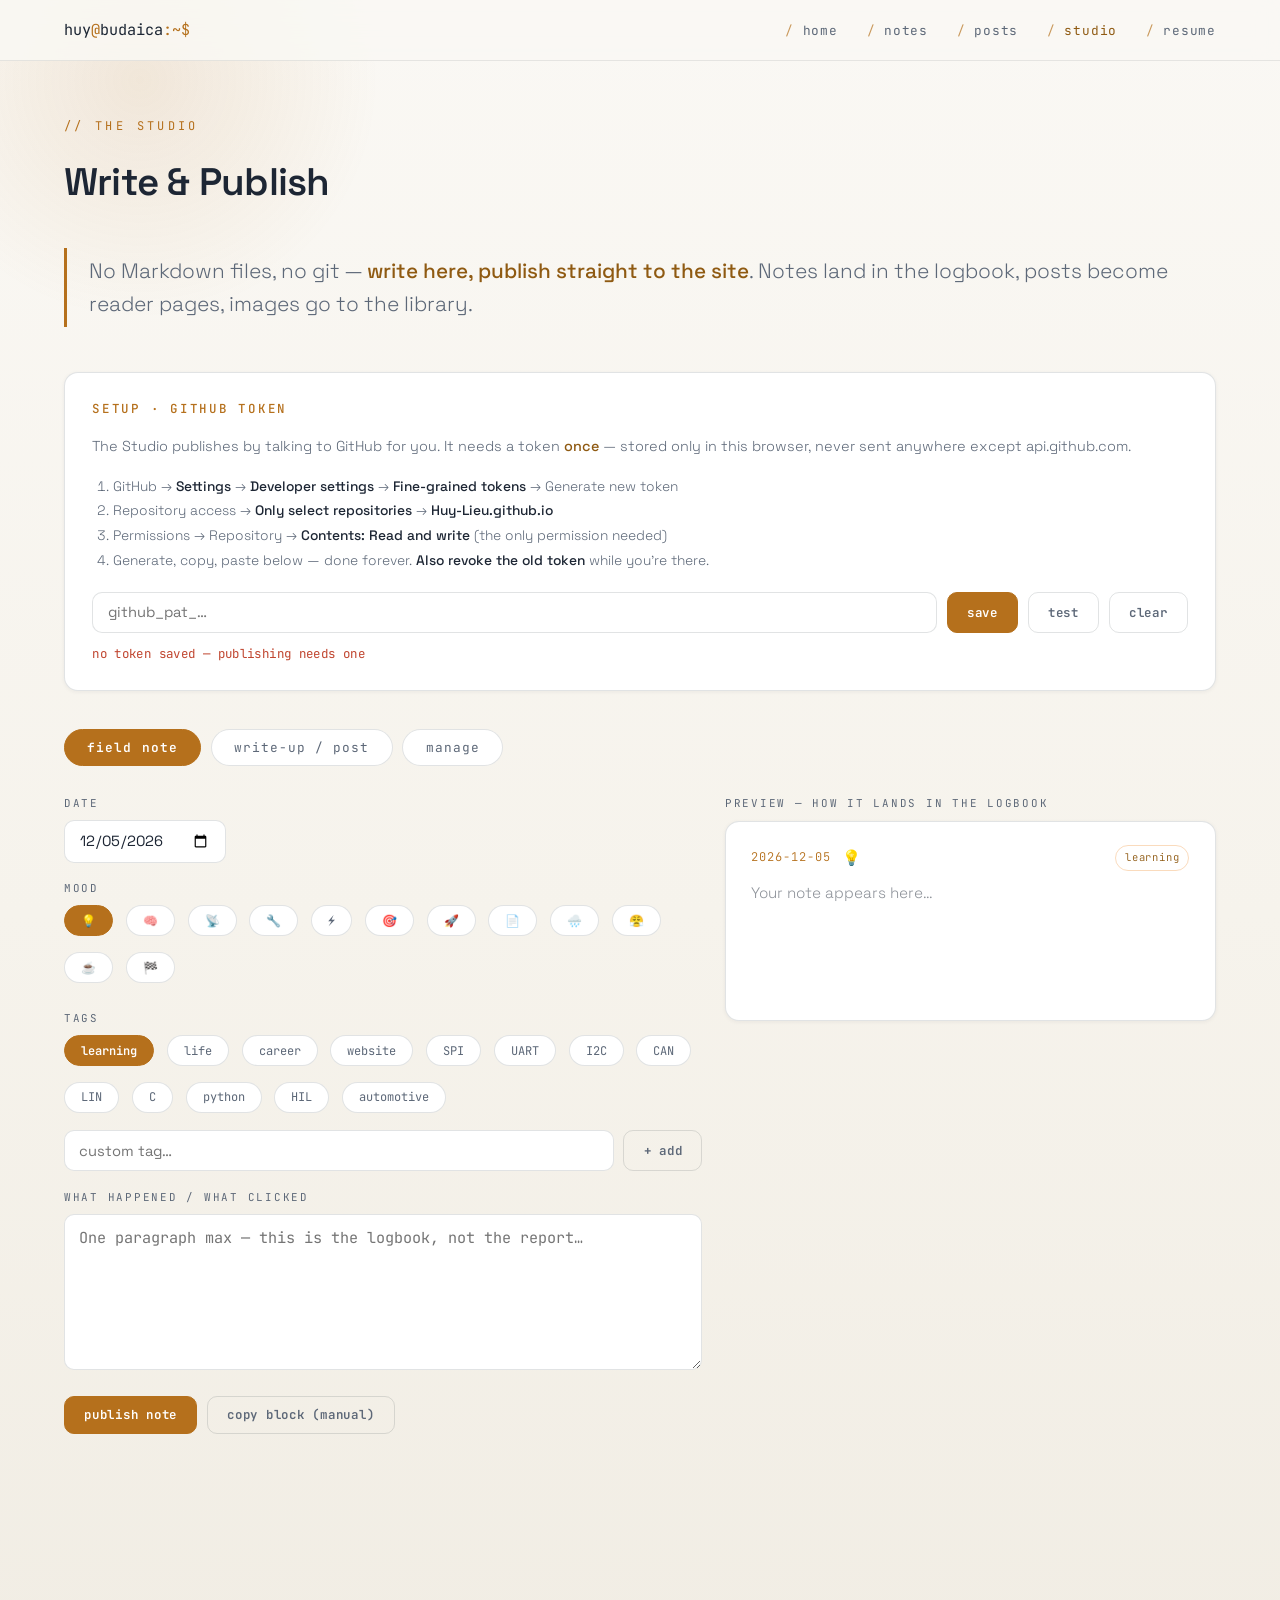
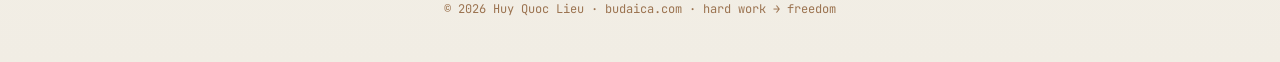
<file: studio.html>
<!DOCTYPE html>
<!-- ============================================================
   budaica.com — THE STUDIO
   Your writing UI: notes, posts, image uploads — publish straight
   to the site via the GitHub API. No Markdown editing, no git.
   Logic lives in studio.js. Token never leaves this browser.
   ============================================================ -->
<html lang="en">
<head>
<meta charset="UTF-8">
<meta name="viewport" content="width=device-width, initial-scale=1.0">
<title>Studio — budaica</title>
<meta name="description" content="Huy's writing desk — publish notes and posts to the garage.">
<meta name="robots" content="noindex">
<link rel="icon" type="image/svg+xml" href="favicon.svg">
<link rel="preconnect" href="https://fonts.googleapis.com">
<link rel="preconnect" href="https://fonts.gstatic.com" crossorigin>
<link href="https://fonts.googleapis.com/css2?family=Space+Grotesk:wght@300;400;500;600;700&family=JetBrains+Mono:ital,wght@0,300;0,400;0,500;0,700;1,400&display=swap" rel="stylesheet">
<link rel="stylesheet" href="shared.css">
<style>
/* ============================================================
   DAYLIGHT STUDIO — this page is a writing desk, so it swaps
   the garage's midnight palette for a bright paper one.
   Only the tokens + a few surfaces are overridden locally;
   the garage pages keep their midnight theme untouched.
   ============================================================ */
:root{
  --amber:#b5701c;
  --amber-soft:#8f5a12;
  --ink:#1d2634;
  --ink-dim:#5d6878;
  --card:#ffffff;
  --card-border:rgba(29,38,52,.13);
}
body{background:linear-gradient(180deg,#faf8f4 0%,#f6f3ec 55%,#f1ede4 100%)}
::selection{background:var(--amber);color:#fff}
.lamp{background:radial-gradient(circle,rgba(181,112,28,.12) 0%,transparent 65%)}
nav{background:rgba(250,248,244,.85);border-bottom:1px solid rgba(29,38,52,.09)}
.card{box-shadow:0 1px 4px rgba(29,38,52,.06)}
footer{color:#9b7350}

main{max-width:1280px}
.card h2{font-family:var(--mono);font-size:.78rem;letter-spacing:.22em;text-transform:uppercase;color:var(--amber);margin-bottom:1rem;font-weight:500}

/* ---- setup card ---- */
.setup{margin-bottom:2.4rem}
.setup .snote{font-size:.9rem;color:var(--ink-dim);font-weight:300;margin-bottom:.9rem}
.setup .snote b{color:var(--amber-soft);font-weight:500}
.steps{margin:0 0 1.2rem 1.3rem;font-size:.86rem;color:var(--ink-dim);font-weight:300;line-height:1.8}
.steps b{color:var(--ink);font-weight:500}
.trow{display:flex;gap:.6rem;flex-wrap:wrap}
.trow input{flex:1;min-width:220px}

/* ---- inputs ---- */
input[type=text],input[type=password],input[type=date],textarea{
  background:#fff;border:1px solid var(--card-border);border-radius:10px;
  padding:.65rem .9rem;color:var(--ink);font-family:var(--sans);font-size:.92rem;
  outline:none;transition:border-color .2s;
}
input:focus,textarea:focus{border-color:rgba(181,112,28,.6)}
textarea{width:100%;resize:vertical;font-family:var(--mono);font-size:.95rem;line-height:1.75}
#pBody{font-size:1.05rem;line-height:1.8;min-height:22rem}
.fld{margin-bottom:1.1rem}
.fld label{display:block;font-family:var(--mono);font-size:.68rem;letter-spacing:.16em;text-transform:uppercase;color:var(--ink-dim);margin-bottom:.45rem}

/* ---- buttons ---- */
.btn{
  font-family:var(--mono);font-size:.78rem;letter-spacing:.06em;cursor:pointer;
  background:var(--amber);color:#fff;border:1px solid var(--amber);border-radius:10px;
  padding:.6rem 1.2rem;transition:all .2s;font-weight:600;
}
.btn:hover{background:var(--amber-soft);border-color:var(--amber-soft)}
.btn.ghost{background:transparent;color:var(--ink-dim);border-color:var(--card-border)}
.btn.ghost:hover{color:var(--amber);border-color:rgba(181,112,28,.5)}
.btn:disabled{opacity:.45;cursor:not-allowed}

/* ---- tabs ---- */
.tabs{display:flex;gap:.6rem;margin-bottom:1.8rem}
.stab{
  font-family:var(--mono);font-size:.8rem;letter-spacing:.08em;cursor:pointer;
  background:var(--card);border:1px solid var(--card-border);border-radius:999px;
  color:var(--ink-dim);padding:.55rem 1.4rem;transition:all .2s;
}
.stab:hover{border-color:var(--amber)}
.stab.on{color:#fff;background:var(--amber);border-color:var(--amber);font-weight:600}

/* ---- chips (mood/tags) ---- */
.chiprow{display:flex;flex-wrap:wrap;gap:.4rem;margin-bottom:.5rem}

/* ---- manage ---- */
.msec{font-family:var(--mono);font-size:.7rem;letter-spacing:.2em;text-transform:uppercase;color:var(--ink-dim);margin:1.4rem 0 .6rem}
.mrow{display:flex;align-items:center;gap:.7rem;border:1px solid var(--card-border);border-radius:10px;padding:.55rem .9rem;margin-bottom:.5rem;background:#fff}
.mrow .md{font-family:var(--mono);font-size:.72rem;color:var(--amber);white-space:nowrap}
.mrow .mm{font-size:.9rem}
.mrow .mt{flex:1;font-size:.85rem;color:var(--ink);overflow:hidden;text-overflow:ellipsis;white-space:nowrap;font-weight:300}
.mdel{font-family:var(--mono);font-size:.72rem;cursor:pointer;background:transparent;color:#c0452f;border:1px solid rgba(192,69,47,.4);border-radius:8px;padding:.28rem .7rem;transition:all .15s;white-space:nowrap}
.mdel:hover{background:#c0452f;color:#fff}
.mdel.imp{color:#1e7f4f;border-color:rgba(30,127,79,.4)}
.mdel.imp:hover{background:#1e7f4f;color:#fff}
.impbox{border:1px dashed rgba(30,127,79,.45);border-radius:12px;padding:.9rem 1rem;margin:-.1rem 0 .7rem;background:rgba(30,127,79,.05)}
.imp-title{font-family:var(--mono);font-size:.75rem;color:var(--ink);margin-bottom:.35rem}
.imp-sum{font-size:.8rem;color:var(--ink-dim);font-weight:300;margin-bottom:.6rem;line-height:1.5}
.imp-actions{margin-top:.7rem}
.imp-custom{display:flex;gap:.5rem;margin-top:.6rem}
.imp-tag-input{flex:1;font-family:var(--mono);font-size:.85rem;padding:.45rem .6rem;border:1px solid var(--card-border);border-radius:8px;background:#fff;color:var(--ink)}
.imp-add{white-space:nowrap}
/* phones: manage buttons get thumb-sized, rows may wrap instead of squeezing */
@media(pointer:coarse){.mdel{padding:.55rem 1rem;font-size:.8rem}}
@media(max-width:720px){.mrow{flex-wrap:wrap}}
.fchip.active{color:#fff}

/* ---- toolbar ---- */
.toolbar{display:flex;flex-wrap:wrap;gap:.35rem;margin-bottom:.6rem}
.tbtn{
  font-family:var(--mono);font-size:.72rem;cursor:pointer;color:var(--ink-dim);
  background:#fff;border:1px solid var(--card-border);border-radius:7px;padding:.3rem .6rem;transition:all .15s;
}
.tbtn:hover{color:var(--amber);border-color:rgba(181,112,28,.5)}

/* ---- post grid ---- */
.pgrid{display:grid;grid-template-columns:1.3fr 1fr;gap:1.4rem;align-items:start}
@media(max-width:960px){.pgrid{grid-template-columns:1fr}}

/* ---- preview ---- */
.pv{
  background:var(--card);border:1px solid var(--card-border);border-radius:14px;
  box-shadow:0 1px 4px rgba(29,38,52,.06);
  padding:1.4rem 1.6rem;min-height:200px;font-weight:300;font-size:.95rem;line-height:1.8;color:var(--ink);
}
.pv h2{font-family:var(--mono);font-size:.8rem;letter-spacing:.2em;text-transform:uppercase;color:var(--amber);margin:1.6rem 0 .7rem;font-weight:500}
.pv h2::before{content:"## "}
.pv h3{font-size:1rem;margin:1.2rem 0 .5rem}
.pv p{margin-bottom:1rem}
.pv strong{color:var(--amber-soft);font-weight:600}
.pv code{font-family:var(--mono);font-size:.85em;color:var(--amber-soft);background:rgba(181,112,28,.1);padding:.1em .4em;border-radius:5px}
.pv pre{background:#1d2634;border:1px solid #1d2634;border-radius:10px;padding:.9rem 1rem;overflow-x:auto;margin:1rem 0}
.pv pre code{background:none;padding:0;color:#e8ecf4;font-size:.8rem}
.pv blockquote{border-left:3px solid var(--amber);background:rgba(181,112,28,.07);padding:.8rem 1rem;border-radius:0 8px 8px 0;margin:1rem 0;font-size:.9rem}
.pv blockquote p{margin-bottom:.4rem}
.pv blockquote p:last-child{margin-bottom:0}
.pv ul,.pv ol{margin:0 0 1rem 1.3rem}
.pv li{margin-bottom:.3rem}
.pv img{max-width:100%;border-radius:10px;border:1px solid var(--card-border)}
.pv table{width:100%;border-collapse:collapse;margin:1rem 0;font-size:.85rem}
.pv th{font-family:var(--mono);font-size:.68rem;letter-spacing:.1em;text-transform:uppercase;color:var(--amber);text-align:left;padding:.45rem .6rem;border-bottom:2px solid var(--card-border)}
.pv td{padding:.45rem .6rem;border-bottom:1px solid var(--card-border);color:var(--ink-dim)}
.pv hr{border:none;margin:1.6rem 0;text-align:center}
.pv hr::after{content:"· · ·";color:var(--amber);font-family:var(--mono);letter-spacing:.5em}
.pv-label{font-family:var(--mono);font-size:.68rem;letter-spacing:.16em;text-transform:uppercase;color:var(--ink-dim);margin-bottom:.5rem}

/* ---- note preview reuses entry card ---- */
.nprev{margin-top:.4rem}
.nprev .entry{box-shadow:0 1px 4px rgba(29,38,52,.06)}

/* ---- status ---- */
.status{font-family:var(--mono);font-size:.78rem;min-height:1.4rem;margin-top:1rem;letter-spacing:.03em}
.status.ok{color:#1e7f4f}
.status.err{color:#c0452f}
.status.busy{color:var(--amber)}
#tokStatus{min-height:1.2rem;margin-top:.7rem}
.actions{display:flex;gap:.6rem;flex-wrap:wrap;margin-top:.4rem}
.hintline{font-family:var(--mono);font-size:.68rem;color:var(--ink-dim);margin-top:.5rem}
</style>
</head>
<body>
<div class="lamp"></div>

<nav>
  <a class="logo" href="index.html">huy<span>@</span>budaica<span>:~$</span></a>
  <button class="nav-toggle" id="navToggle" aria-label="menu" aria-expanded="false">☰</button>
  <ul class="nav-links">
    <li><a href="index.html">home</a></li>
    <li><a href="notes.html">notes</a></li>
    <li><a href="posts.html">posts</a></li>
    <li><a href="studio.html" class="here">studio</a></li>
    <li><a href="resume.html">resume</a></li>
  </ul>
</nav>

<main>
  <div class="kicker">the studio</div>
  <h1 class="page-title">Write &amp; Publish</h1>
  <div class="wall">
    No Markdown files, no git — <b>write here, publish straight to the site</b>.
    Notes land in the logbook, posts become reader pages, images go to the library.
  </div>

  <!-- ============ SETUP ============ -->
  <div class="card setup">
    <h2>setup · github token</h2>
    <p class="snote">The Studio publishes by talking to GitHub for you. It needs a token <b>once</b> — stored only in this browser, never sent anywhere except api.github.com.</p>
    <ol class="steps">
      <li>GitHub → <b>Settings</b> → <b>Developer settings</b> → <b>Fine-grained tokens</b> → Generate new token</li>
      <li>Repository access → <b>Only select repositories</b> → <b>Huy-Lieu.github.io</b></li>
      <li>Permissions → Repository → <b>Contents: Read and write</b> (the only permission needed)</li>
      <li>Generate, copy, paste below — done forever. <b>Also revoke the old token</b> while you're there.</li>
    </ol>
    <div class="trow">
      <input type="password" id="tokIn" placeholder="github_pat_…" autocomplete="off">
      <button class="btn" id="tokSave">save</button>
      <button class="btn ghost" id="tokTest">test</button>
      <button class="btn ghost" id="tokClear">clear</button>
    </div>
    <div class="status" id="tokStatus"></div>
  </div>

  <!-- ============ TABS ============ -->
  <div class="tabs">
    <button class="stab on" data-tab="note">field note</button>
    <button class="stab" data-tab="post">write-up / post</button>
    <button class="stab" data-tab="manage">manage</button>
  </div>

  <!-- ============ NOTE ============ -->
  <section id="tab-note">
    <div class="pgrid">
      <div>
        <div class="fld">
          <label>date</label>
          <input type="date" id="nDate">
        </div>
        <div class="fld">
          <label>mood</label>
          <div class="chiprow" id="moodRow"></div>
        </div>
        <div class="fld">
          <label>tags</label>
          <div class="chiprow" id="nTagRow"></div>
          <div class="trow">
            <input type="text" id="nTagCustom" placeholder="custom tag…">
            <button class="btn ghost" id="nTagAdd">+ add</button>
          </div>
        </div>
        <div class="fld">
          <label>what happened / what clicked</label>
          <textarea id="nText" rows="5" placeholder="One paragraph max — this is the logbook, not the report…"></textarea>
        </div>
        <div class="actions">
          <button class="btn" id="nPublish">publish note</button>
          <button class="btn ghost" id="nCopy">copy block (manual)</button>
        </div>
      </div>
      <div>
        <div class="pv-label">preview — how it lands in the logbook</div>
        <div class="pv nprev" id="nPreview"></div>
      </div>
    </div>
  </section>

  <!-- ============ POST ============ -->
  <section id="tab-post" hidden>
    <div class="pgrid">
      <div>
        <div class="fld">
          <label>title</label>
          <input type="text" id="pTitle" placeholder="UART vs I2C vs SPI — which wire does what" style="width:100%">
        </div>
        <div class="fld">
          <label>slug (filename — auto, editable)</label>
          <div class="trow">
            <input type="text" id="pSlug" placeholder="uart-i2c-spi">
            <button class="btn ghost" id="pSlugRegen">↺</button>
          </div>
          <div class="hintline">reader URL → post.html?p=<span id="pSlugEcho">…</span> · start with _ to keep it a hidden draft</div>
        </div>
        <div class="fld">
          <label>summary (one line, for the posts card)</label>
          <input type="text" id="pSummary" placeholder="Who keeps time, who chooses the talker…" style="width:100%">
        </div>
        <div class="fld">
          <label>tags</label>
          <div class="chiprow" id="pTagRow"></div>
          <div class="trow">
            <input type="text" id="pTagCustom" placeholder="custom tag…">
            <button class="btn ghost" id="pTagAdd">+ add</button>
          </div>
        </div>
        <div class="fld">
          <label>body — click toolbar buttons, don't write syntax</label>
          <div class="toolbar" id="toolbar">
            <button class="tbtn" data-a="h2">H2</button>
            <button class="tbtn" data-a="h3">H3</button>
            <button class="tbtn" data-a="b"><b>B</b></button>
            <button class="tbtn" data-a="i"><i>I</i></button>
            <button class="tbtn" data-a="code">code</button>
            <button class="tbtn" data-a="codeblock">{ }</button>
            <button class="tbtn" data-a="callout">callout</button>
            <button class="tbtn" data-a="table">table</button>
            <button class="tbtn" data-a="ul">• list</button>
            <button class="tbtn" data-a="ol">1. list</button>
            <button class="tbtn" data-a="link">link</button>
            <button class="tbtn" data-a="hr">· · ·</button>
            <button class="tbtn" data-a="img">+ image</button>
          </div>
          <textarea id="pBody" rows="16" placeholder="Write like you talk. Select words and hit B to bold them, hit + image to upload a picture where the cursor is…"></textarea>
        </div>
        <div class="actions">
          <button class="btn" id="pPublish">publish post</button>
          <button class="btn ghost" id="pCopy">copy .md (manual)</button>
        </div>
      </div>
      <div>
        <div class="pv-label">preview — how it renders for readers</div>
        <div class="pv" id="pPreview"></div>
      </div>
    </div>
    <input type="file" id="imgPicker" accept="image/*" multiple hidden>
  </section>

  <!-- ================= MANAGE (delete) ================= -->
  <section id="tab-manage" hidden>
    <div class="card">
      <h2>Manage — your content</h2>
      <div class="snote" style="margin-bottom:1rem">
        Loaded fresh from GitHub (not the cached site). Deleting a post removes its registration
        <b>and</b> its <b>posts/slug.md</b> file — images stay in the library for reuse.
      </div>
      <div class="actions" style="margin-bottom:.6rem">
        <button class="btn ghost" id="mLoad">↻ load my content</button>
      </div>
      <h3 class="msec">notes</h3>
      <div id="mNotes"><div class="hintline">hit “load my content” to see your notes</div></div>
      <h3 class="msec">posts</h3>
      <div id="mPosts"><div class="hintline">hit “load my content” to see your posts</div></div>
      <h3 class="msec">unregistered .md files</h3>
      <div id="mUnfiled"><div class="hintline">.md files dropped into posts/ by hand land here — “import” shelves them with a click</div></div>
    </div>
  </section>

  <div class="status" id="statusLine"></div>
</main>

<footer>
  <div>© 2026 Huy Quoc Lieu · budaica.com · hard work → freedom</div>
</footer>

<script src="js/marked.min.js"></script>
<script src="studio.js"></script>
<script src="nav.js"></script>
</body>
</html>
</file>
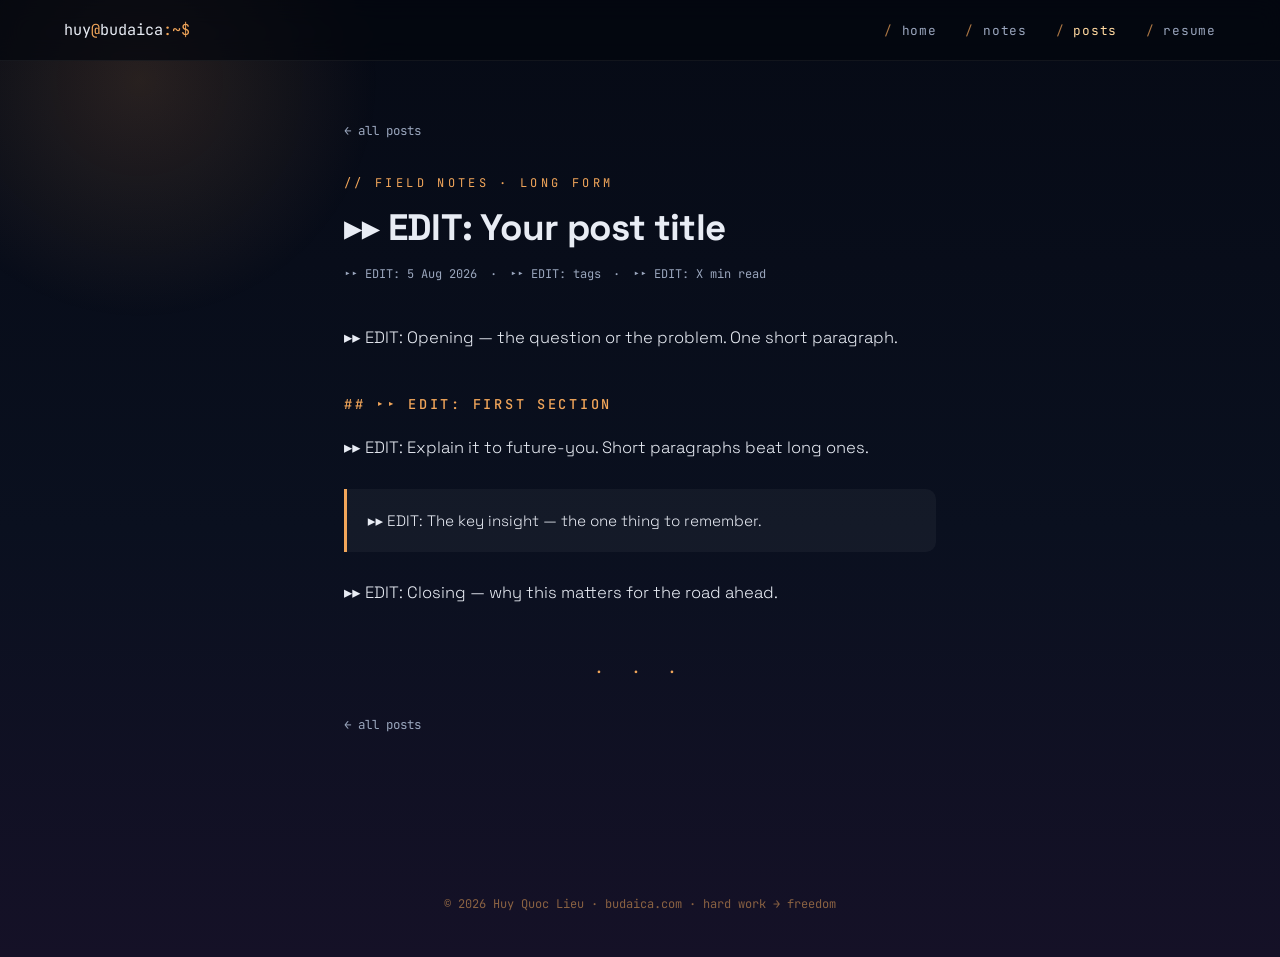
<file: posts/_template.html>
<!DOCTYPE html>
<!-- ============================================================
   POST TEMPLATE — how to publish a new article:

   1. Copy this file, rename it:  posts/my-topic-name.html
      (keep the leading underscore ONLY on this template)
   2. Fill in every spot marked  ▸▸ EDIT
   3. Register it in data.js  →  the "posts" array:
        { date:"2026-08-05", title:"My title",
          file:"posts/my-topic-name.html",
          summary:"One sentence.", tags:["learning"] }
   4. Done — it appears on the posts page automatically.

   Writing blocks you can use inside <article>:
     <p>paragraph</p>
     <h2>section title</h2>
     <strong>important</strong>   <code>code_or_signal</code>
     <div class="callout">key insight box</div>
     <table><tr><th>..</th></tr><tr><td>..</td></tr></table>
   ============================================================ -->
<html lang="en">
<head>
<meta charset="UTF-8">
<meta name="viewport" content="width=device-width, initial-scale=1.0">
<title>▸▸ EDIT: Post title — budaica</title>
<link rel="icon" type="image/svg+xml" href="../favicon.svg">
<link rel="preconnect" href="https://fonts.googleapis.com">
<link rel="preconnect" href="https://fonts.gstatic.com" crossorigin>
<link href="https://fonts.googleapis.com/css2?family=Space+Grotesk:wght@300;400;500;600;700&family=JetBrains+Mono:ital,wght@0,300;0,400;0,500;0,700;1,400&display=swap" rel="stylesheet">
<link rel="stylesheet" href="../shared.css">
<style>
#progress{position:fixed;top:0;left:0;height:3px;width:0;background:linear-gradient(90deg,#c96f3f,var(--amber));z-index:200}
main{max-width:720px}
.back{font-family:var(--mono);font-size:.78rem;text-decoration:none;color:var(--ink-dim);display:inline-block;margin-bottom:2rem}
.back:hover{color:var(--amber-soft)}
.post-head{margin-bottom:2.4rem}
.post-head h1{font-size:clamp(1.6rem,4vw,2.3rem);font-weight:700;letter-spacing:-.02em;line-height:1.2;margin:.6rem 0 .9rem}
.post-meta{display:flex;gap:.8rem;align-items:center;font-family:var(--mono);font-size:.75rem;color:var(--ink-dim)}
article{font-weight:300;font-size:1.03rem;line-height:1.85;color:var(--ink)}
article p{margin-bottom:1.3rem}
article h2{font-family:var(--mono);font-size:.85rem;letter-spacing:.2em;text-transform:uppercase;color:var(--amber);margin:2.4rem 0 1rem;font-weight:500}
article h2::before{content:"## "}
article strong{font-weight:600;color:var(--amber-soft)}
article code{font-family:var(--mono);font-size:.88em;color:var(--amber-soft);background:rgba(242,166,90,.1);padding:.1em .4em;border-radius:5px}
.callout{border-left:3px solid var(--amber);background:var(--card);padding:1.1rem 1.3rem;border-radius:0 10px 10px 0;margin:1.6rem 0;font-size:.95rem}
table{width:100%;border-collapse:collapse;margin:1.6rem 0;font-size:.9rem}
th{font-family:var(--mono);font-size:.72rem;letter-spacing:.12em;text-transform:uppercase;color:var(--amber);text-align:left;padding:.6rem .8rem;border-bottom:2px solid var(--card-border)}
td{padding:.6rem .8rem;border-bottom:1px solid var(--card-border);color:var(--ink-dim)}
.endrule{margin:3rem 0 1.5rem;text-align:center;color:var(--amber);font-family:var(--mono);letter-spacing:.5em}
</style>
</head>
<body>
<div id="progress"></div>
<div class="lamp"></div>

<nav>
  <a class="logo" href="../index.html">huy<span>@</span>budaica<span>:~$</span></a>
  <ul class="nav-links">
    <li><a href="../index.html">home</a></li>
    <li><a href="../notes.html">notes</a></li>
    <li><a href="../posts.html" class="here">posts</a></li>
    <li><a href="../resume.html">resume</a></li>
  </ul>
</nav>

<main>
  <a class="back" href="../posts.html">← all posts</a>

  <div class="post-head">
    <div class="kicker">Field notes · long form</div>
    <h1>▸▸ EDIT: Your post title</h1>
    <div class="post-meta"><span>▸▸ EDIT: 5 Aug 2026</span><span>·</span><span>▸▸ EDIT: tags</span><span>·</span><span>▸▸ EDIT: X min read</span></div>
  </div>

  <article>
    <p>▸▸ EDIT: Opening — the question or the problem. One short paragraph.</p>

    <h2>▸▸ EDIT: First section</h2>
    <p>▸▸ EDIT: Explain it to future-you. Short paragraphs beat long ones.</p>

    <div class="callout">▸▸ EDIT: The key insight — the one thing to remember.</div>

    <p>▸▸ EDIT: Closing — why this matters for the road ahead.</p>

    <div class="endrule">· · ·</div>
  </article>

  <a class="back" href="../posts.html">← all posts</a>
</main>

<footer>
  <div>© 2026 Huy Quoc Lieu · budaica.com · hard work → freedom</div>
</footer>

<script>
window.addEventListener("scroll", function(){
  var h = document.documentElement;
  var p = h.scrollTop / (h.scrollHeight - h.clientHeight) * 100;
  document.getElementById("progress").style.width = p + "%";
});
</script>
</body>
</html>
</file>
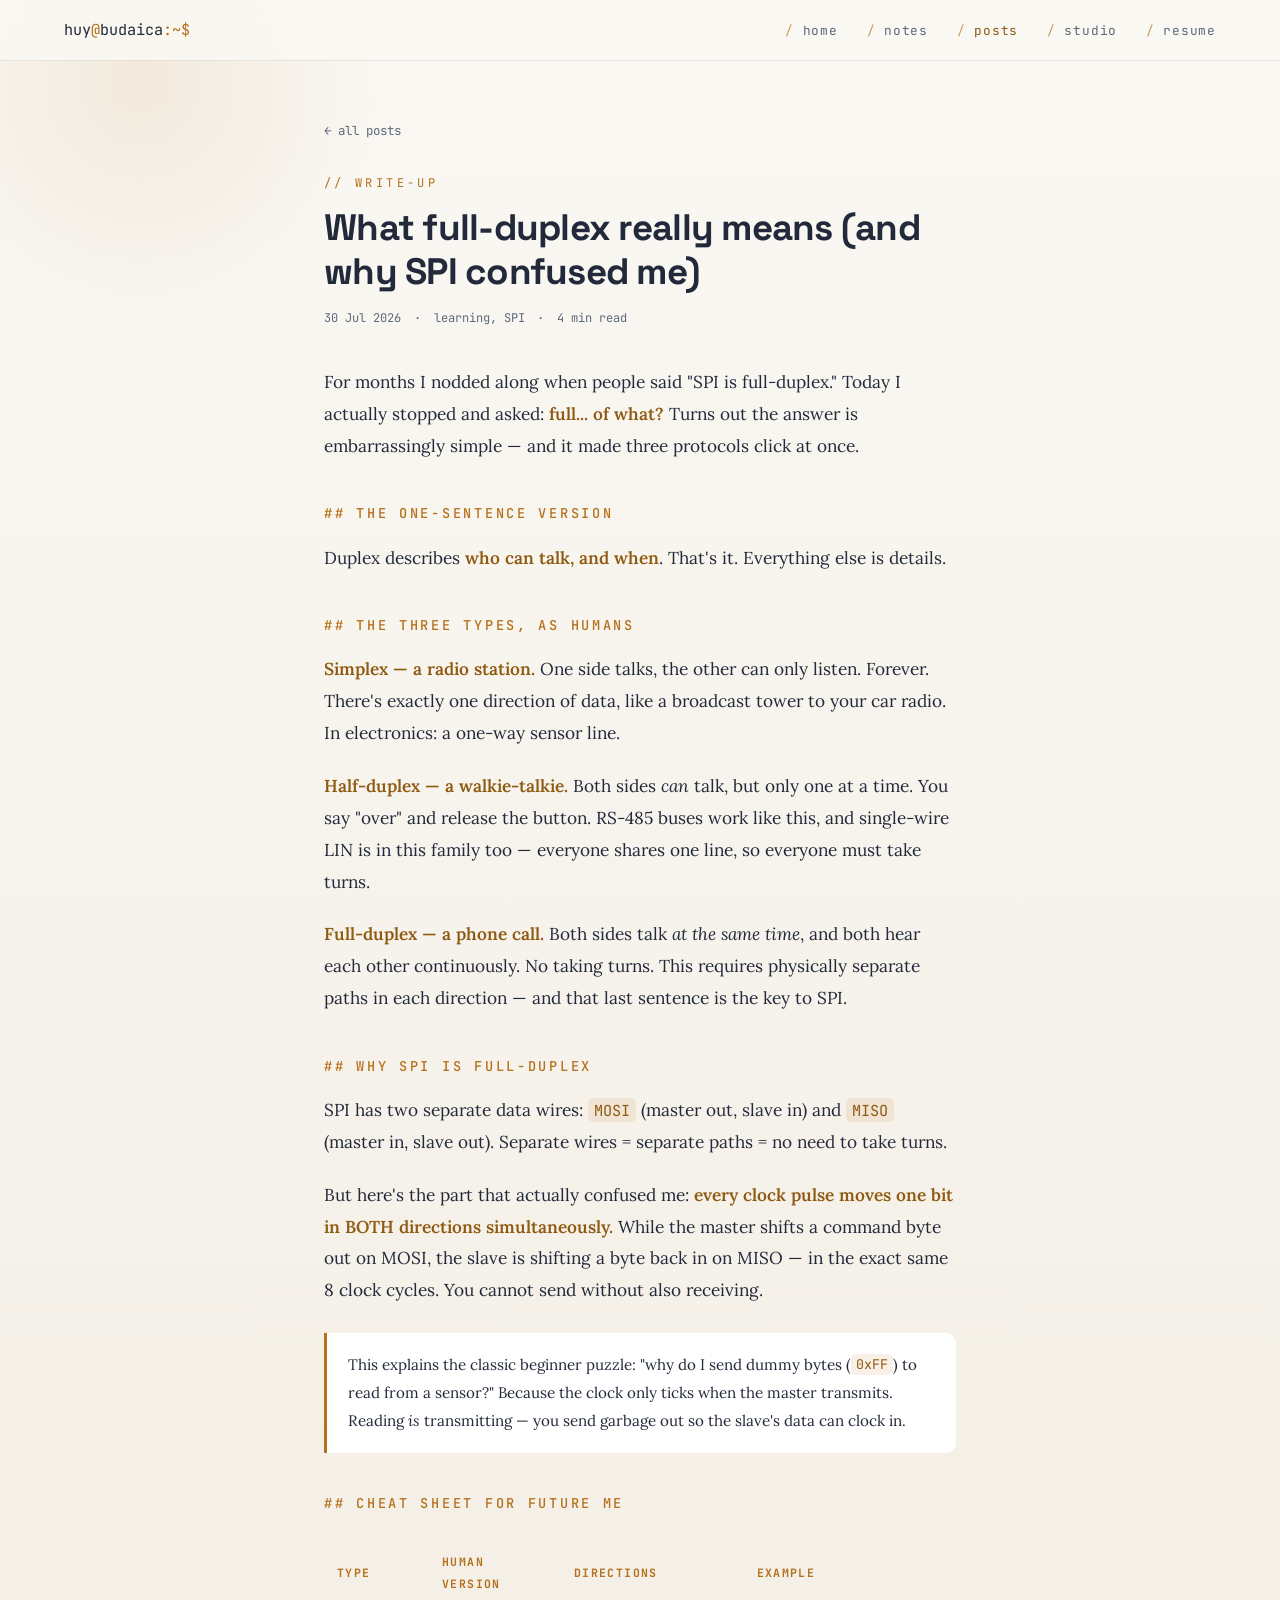
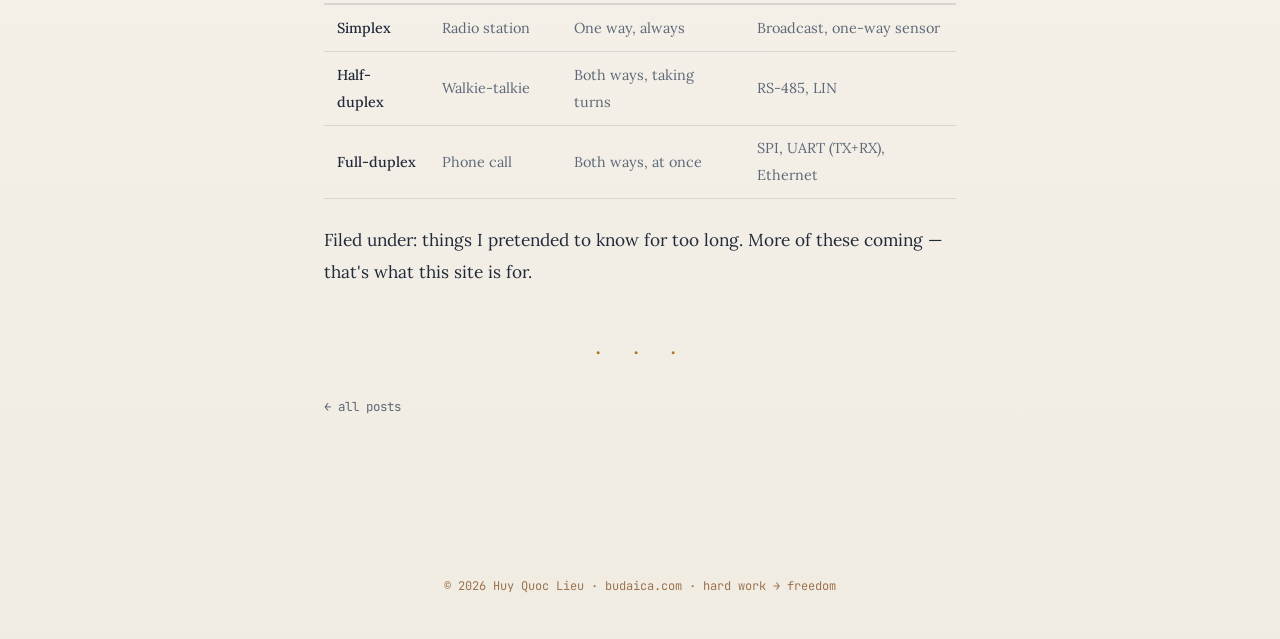
<file: posts/what-full-duplex-means.html>
<!DOCTYPE html>
<!-- ============================================================
   POST · What full-duplex really means
   (reader layout — narrow column, progress bar, focus)
   ============================================================ -->
<html lang="en">
<head>
<meta charset="UTF-8">
<meta name="viewport" content="width=device-width, initial-scale=1.0">
<title>What full-duplex really means — budaica</title>
<link rel="icon" type="image/svg+xml" href="../favicon.svg">
<link rel="preconnect" href="https://fonts.googleapis.com">
<link rel="preconnect" href="https://fonts.gstatic.com" crossorigin>
<link href="https://fonts.googleapis.com/css2?family=Lora:ital,wght@0,400;0,500;0,600;0,700;1,400&family=Space+Grotesk:wght@300;400;500;600;700&family=JetBrains+Mono:ital,wght@0,300;0,400;0,500;0,700;1,400&display=swap" rel="stylesheet">
<link rel="stylesheet" href="../shared.css">
<link rel="stylesheet" href="../library.css">
<style>
#progress{position:fixed;top:0;left:0;height:3px;width:0;background:linear-gradient(90deg,#8f5a12,var(--amber));z-index:200}
main{max-width:760px}
.back{font-family:var(--mono);font-size:.78rem;text-decoration:none;color:var(--ink-dim);display:inline-block;margin-bottom:2rem}
.back:hover{color:var(--amber-soft)}
.post-head{margin-bottom:2.4rem}
.post-head h1{font-size:clamp(1.6rem,4vw,2.3rem);font-weight:700;letter-spacing:-.02em;line-height:1.2;margin:.6rem 0 .9rem}
.post-meta{display:flex;gap:.8rem;align-items:center;font-family:var(--mono);font-size:.75rem;color:var(--ink-dim)}
article{font-weight:400;font-size:1.08rem;line-height:1.85;color:var(--ink)}
article p{margin-bottom:1.3rem}
article h2{
  font-family:var(--mono);font-size:.85rem;letter-spacing:.2em;text-transform:uppercase;
  color:var(--amber);margin:2.4rem 0 1rem;font-weight:500;
}
article h2::before{content:"## "}
article strong{font-weight:600;color:var(--amber-soft)}
article code{font-family:var(--mono);font-size:.88em;color:var(--amber-soft);background:rgba(181,112,28,.1);padding:.1em .4em;border-radius:5px}
.callout{
  border-left:3px solid var(--amber);background:var(--card);
  padding:1.1rem 1.3rem;border-radius:0 10px 10px 0;margin:1.6rem 0;
  font-size:.95rem;
}
table{width:100%;border-collapse:collapse;margin:1.6rem 0;font-size:.9rem}
th{font-family:var(--mono);font-size:.72rem;letter-spacing:.12em;text-transform:uppercase;color:var(--amber);text-align:left;padding:.6rem .8rem;border-bottom:2px solid var(--card-border)}
td{padding:.6rem .8rem;border-bottom:1px solid var(--card-border);color:var(--ink-dim)}
td:first-child{color:var(--ink);font-weight:500}
.endrule{margin:3rem 0 1.5rem;text-align:center;color:var(--amber);font-family:var(--mono);letter-spacing:.5em}
</style>
</head>
<body>
<div id="progress"></div>
<div class="lamp"></div>

<nav>
  <a class="logo" href="../index.html">huy<span>@</span>budaica<span>:~$</span></a>
  <ul class="nav-links">
    <li><a href="../index.html">home</a></li>
    <li><a href="../notes.html">notes</a></li>
    <li><a href="../posts.html" class="here">posts</a></li>
    <li><a href="../studio.html">studio</a></li>
    <li><a href="../resume.html">resume</a></li>
  </ul>
</nav>

<main>
  <a class="back" href="../posts.html">← all posts</a>

  <div class="post-head">
    <div class="kicker">write-up</div>
    <h1>What full-duplex really means (and why SPI confused me)</h1>
    <div class="post-meta"><span>30 Jul 2026</span><span>·</span><span>learning, SPI</span><span>·</span><span>4 min read</span></div>
  </div>

  <article>
    <p>For months I nodded along when people said "SPI is full-duplex." Today I actually stopped and asked: <strong>full... of what?</strong> Turns out the answer is embarrassingly simple — and it made three protocols click at once.</p>

    <h2>The one-sentence version</h2>
    <p>Duplex describes <strong>who can talk, and when</strong>. That's it. Everything else is details.</p>

    <h2>The three types, as humans</h2>
    <p><strong>Simplex — a radio station.</strong> One side talks, the other can only listen. Forever. There's exactly one direction of data, like a broadcast tower to your car radio. In electronics: a one-way sensor line.</p>
    <p><strong>Half-duplex — a walkie-talkie.</strong> Both sides <em>can</em> talk, but only one at a time. You say "over" and release the button. RS-485 buses work like this, and single-wire LIN is in this family too — everyone shares one line, so everyone must take turns.</p>
    <p><strong>Full-duplex — a phone call.</strong> Both sides talk <em>at the same time</em>, and both hear each other continuously. No taking turns. This requires physically separate paths in each direction — and that last sentence is the key to SPI.</p>

    <h2>Why SPI is full-duplex</h2>
    <p>SPI has two separate data wires: <code>MOSI</code> (master out, slave in) and <code>MISO</code> (master in, slave out). Separate wires = separate paths = no need to take turns.</p>
    <p>But here's the part that actually confused me: <strong>every clock pulse moves one bit in BOTH directions simultaneously.</strong> While the master shifts a command byte out on MOSI, the slave is shifting a byte back in on MISO — in the exact same 8 clock cycles. You cannot send without also receiving.</p>
    <div class="callout">
      This explains the classic beginner puzzle: "why do I send dummy bytes (<code>0xFF</code>) to read from a sensor?" Because the clock only ticks when the master transmits. Reading <em>is</em> transmitting — you send garbage out so the slave's data can clock in.
    </div>

    <h2>Cheat sheet for future me</h2>
    <table>
      <tr><th>Type</th><th>Human version</th><th>Directions</th><th>Example</th></tr>
      <tr><td>Simplex</td><td>Radio station</td><td>One way, always</td><td>Broadcast, one-way sensor</td></tr>
      <tr><td>Half-duplex</td><td>Walkie-talkie</td><td>Both ways, taking turns</td><td>RS-485, LIN</td></tr>
      <tr><td>Full-duplex</td><td>Phone call</td><td>Both ways, at once</td><td>SPI, UART (TX+RX), Ethernet</td></tr>
    </table>

    <p>Filed under: things I pretended to know for too long. More of these coming — that's what this site is for.</p>

    <div class="endrule">· · ·</div>
  </article>

  <a class="back" href="../posts.html">← all posts</a>
</main>

<footer>
  <div>© 2026 Huy Quoc Lieu · budaica.com · hard work → freedom</div>
</footer>

<script>
/* reading progress bar */
window.addEventListener("scroll", function(){
  var h = document.documentElement;
  var p = h.scrollTop / (h.scrollHeight - h.clientHeight) * 100;
  document.getElementById("progress").style.width = p + "%";
});
</script>
</body>
</html>
</file>
<file: shared.css>
/* ============================================================
   shared.css — common theme for the garage pages
   (index.html, notes.html, posts.html, posts/*.html)
   "Midnight desk" — calm variation of the freedom theme.
   ============================================================ */
:root{
  --mono:'JetBrains Mono',ui-monospace,monospace;
  --sans:'Space Grotesk',system-ui,sans-serif;
  --amber:#f2a65a;
  --amber-soft:#ffd9a0;
  --ink:#e8ecf4;
  --ink-dim:#9aa6bd;
  --card:rgba(255,255,255,.045);
  --card-border:rgba(255,255,255,.09);
  --night:#04060e;
}
*,*::before,*::after{margin:0;padding:0;box-sizing:border-box}
html{scroll-behavior:smooth}
body{
  font-family:var(--sans);color:var(--ink);line-height:1.65;
  background:linear-gradient(180deg,#060a15 0%,#0a101f 55%,#151127 100%);
  min-height:100vh;overflow-x:hidden;
}
::selection{background:var(--amber);color:#1a0f05}
a{color:var(--amber-soft)}

/* ---- desk lamp glow, top-left ---- */
.lamp{
  position:fixed;top:-180px;left:-120px;width:520px;height:520px;
  border-radius:50%;pointer-events:none;z-index:0;
  background:radial-gradient(circle,rgba(242,166,90,.14) 0%,transparent 65%);
}

/* ---- nav ---- */
nav{
  position:sticky;top:0;z-index:100;
  display:flex;justify-content:space-between;align-items:center;
  padding:1.05rem 5vw;
  background:rgba(4,6,14,.7);backdrop-filter:blur(12px);-webkit-backdrop-filter:blur(12px);
  border-bottom:1px solid rgba(255,255,255,.06);
}
.logo{font-family:var(--mono);font-size:.95rem;color:var(--ink);text-decoration:none}
.logo span{color:var(--amber)}
.nav-links{display:flex;gap:1.8rem;list-style:none}
.nav-links a{
  color:var(--ink-dim);text-decoration:none;
  font-family:var(--mono);font-size:.8rem;letter-spacing:.06em;transition:color .25s;
}
.nav-links a::before{content:"/ ";color:var(--amber);opacity:.7}
.nav-links a:hover,.nav-links a.here{color:var(--amber-soft)}
/* ---- mobile nav: hamburger dropdown (<=720px) ----
   The toggle is invisible on desktop. On phones the list drops below the
   logo row INSIDE the nav (so the page's own bg + blur still cover it),
   with full-width thumb-sized rows. */
.nav-toggle{display:none}
@media(max-width:720px){
  nav{flex-wrap:wrap;padding:.8rem 5vw}
  .nav-toggle{
    display:block;font-family:var(--mono);font-size:1.15rem;line-height:1;
    background:transparent;color:var(--amber);border:1px solid var(--card-border);
    border-radius:8px;padding:.45rem .7rem;cursor:pointer;
  }
  .nav-links{display:none;flex-basis:100%;flex-direction:column;gap:0;padding:.3rem 0 .2rem}
  .nav-links.open{display:flex}
  .nav-links li{border-top:1px solid var(--card-border)}
  .nav-links li:first-child{border-top:none}
  .nav-links a{display:block;padding:.85rem .2rem;font-size:1rem}
  .nav-links a::before{content:"~/ "}
}

/* phones: chips get thumb-sized, form text never triggers iOS zoom */
@media(pointer:coarse){
  .fchip{padding:.55rem .85rem;font-size:.8rem}
}
@media(max-width:720px){
  textarea,input,select{font-size:16px !important}
}

main{position:relative;z-index:1;max-width:960px;margin:0 auto;padding:3.5rem 5vw 5rem}

.kicker{
  font-family:var(--mono);font-size:.75rem;letter-spacing:.28em;
  text-transform:uppercase;color:var(--amber);margin-bottom:.8rem;
}
.kicker::before{content:"// "}
h1.page-title{font-size:clamp(1.7rem,4vw,2.4rem);font-weight:600;letter-spacing:-.02em;margin-bottom:2.2rem}

/* ---- generic card ---- */
.card{background:var(--card);border:1px solid var(--card-border);border-radius:14px;padding:1.6rem 1.7rem}

/* ---- statement-on-the-wall ---- */
.wall{
  border-left:3px solid var(--amber);
  padding:.4rem 0 .4rem 1.4rem;margin:0 0 2.8rem;
  font-weight:300;font-size:clamp(1.05rem,2.4vw,1.3rem);line-height:1.6;color:var(--ink-dim);
}
.wall b{color:var(--amber-soft);font-weight:500}

/* ---- footer (shared with resume) ---- */
footer{padding:3rem 5vw 2.6rem;text-align:center;color:#8a6242;font-family:var(--mono);font-size:.75rem;position:relative;z-index:1}
.dtc{
  display:inline-block;text-align:left;background:rgba(43,20,9,.9);color:#ffd9a0;
  border-radius:10px;padding:1.1rem 1.4rem;margin-bottom:1.5rem;font-size:.78rem;line-height:1.8;
}
.dtc .prompt{color:#7ee2a8}
.dtc .resp{color:#ffd9a0}
.dtc .note{color:#c98d5f}

@media(prefers-reduced-motion:reduce){html{scroll-behavior:auto}}

/* ---- log entries (home + notes page) ---- */
.entry{
  background:var(--card);border:1px solid var(--card-border);border-radius:12px;
  padding:1.2rem 1.4rem;margin-bottom:1rem;
}
.entry-head{display:flex;align-items:center;gap:.7rem;margin-bottom:.45rem;flex-wrap:wrap}
.entry-date{font-family:var(--mono);font-size:.75rem;color:var(--amber);letter-spacing:.08em}
.entry-mood{font-size:.95rem}
.entry-tags{margin-left:auto;display:flex;gap:.4rem;flex-wrap:wrap}
.tagchip{
  font-family:var(--mono);font-size:.66rem;letter-spacing:.08em;
  border:1px solid;border-radius:999px;padding:.15rem .55rem;
}
.entry-text{font-size:.95rem;color:var(--ink);font-weight:300}
.entry-text::first-letter{text-transform:capitalize}

/* ---- page orientation hint (notes/posts) ---- */
.page-hint{font-family:var(--mono);font-size:.72rem;color:var(--ink-dim);margin:-1.6rem 0 2.2rem;letter-spacing:.04em}
.page-hint a{color:var(--amber-soft);text-decoration:none;border-bottom:1px dashed rgba(242,166,90,.45)}
.page-hint a:hover{color:var(--amber)}

/* ---- tag filter chips (notes page) ---- */
.fchip{
  font-family:var(--mono);font-size:.75rem;color:var(--ink-dim);
  background:var(--card);border:1px solid var(--card-border);border-radius:999px;
  padding:.4rem 1rem;cursor:pointer;transition:all .2s;margin:0 .4rem .6rem 0;
}
.fchip:hover{border-color:var(--amber)}
.fchip.active{color:#1a0f05;background:var(--amber);border-color:var(--amber);font-weight:600}
</file>
<file: library.css>
/* ============================================================
   library.css — "The Library": warm-paper reading theme.
   Linked AFTER shared.css on the long-form pages only
   (posts.html, post.html, posts/*.html). It overrides the
   midnight tokens, so home + notes keep the night garage.
   Reading pages get paper, serif body, dark code islands.
   ============================================================ */
:root{
  --amber:#b5701c;
  --amber-soft:#8f5a12;
  --ink:#22293a;
  --ink-dim:#5d6878;
  --card:#ffffff;
  --card-border:rgba(29,38,52,.13);
  --serif:'Lora',Georgia,'Times New Roman',serif;
}
body{background:linear-gradient(180deg,#faf8f3 0%,#f5f1e9 60%,#f1ece2 100%)}
::selection{background:var(--amber);color:#fff}
.lamp{background:radial-gradient(circle,rgba(181,112,28,.10) 0%,transparent 65%)}
nav{background:rgba(250,248,243,.85);border-bottom:1px solid rgba(29,38,52,.09)}
footer{color:#9b7350}
.page-hint a{border-bottom-color:rgba(181,112,28,.45)}

/* long-form body text reads in serif — the "published" feel */
article{font-family:var(--serif)}
</file>
<file: js/atom-one-dark.css>
pre code.hljs{display:block;overflow-x:auto;padding:1em}code.hljs{padding:3px 5px}.hljs{color:#abb2bf;background:#282c34}.hljs-comment,.hljs-quote{color:#5c6370;font-style:italic}.hljs-doctag,.hljs-formula,.hljs-keyword{color:#c678dd}.hljs-deletion,.hljs-name,.hljs-section,.hljs-selector-tag,.hljs-subst{color:#e06c75}.hljs-literal{color:#56b6c2}.hljs-addition,.hljs-attribute,.hljs-meta .hljs-string,.hljs-regexp,.hljs-string{color:#98c379}.hljs-attr,.hljs-number,.hljs-selector-attr,.hljs-selector-class,.hljs-selector-pseudo,.hljs-template-variable,.hljs-type,.hljs-variable{color:#d19a66}.hljs-bullet,.hljs-link,.hljs-meta,.hljs-selector-id,.hljs-symbol,.hljs-title{color:#61aeee}.hljs-built_in,.hljs-class .hljs-title,.hljs-title.class_{color:#e6c07b}.hljs-emphasis{font-style:italic}.hljs-strong{font-weight:700}.hljs-link{text-decoration:underline}
</file>
